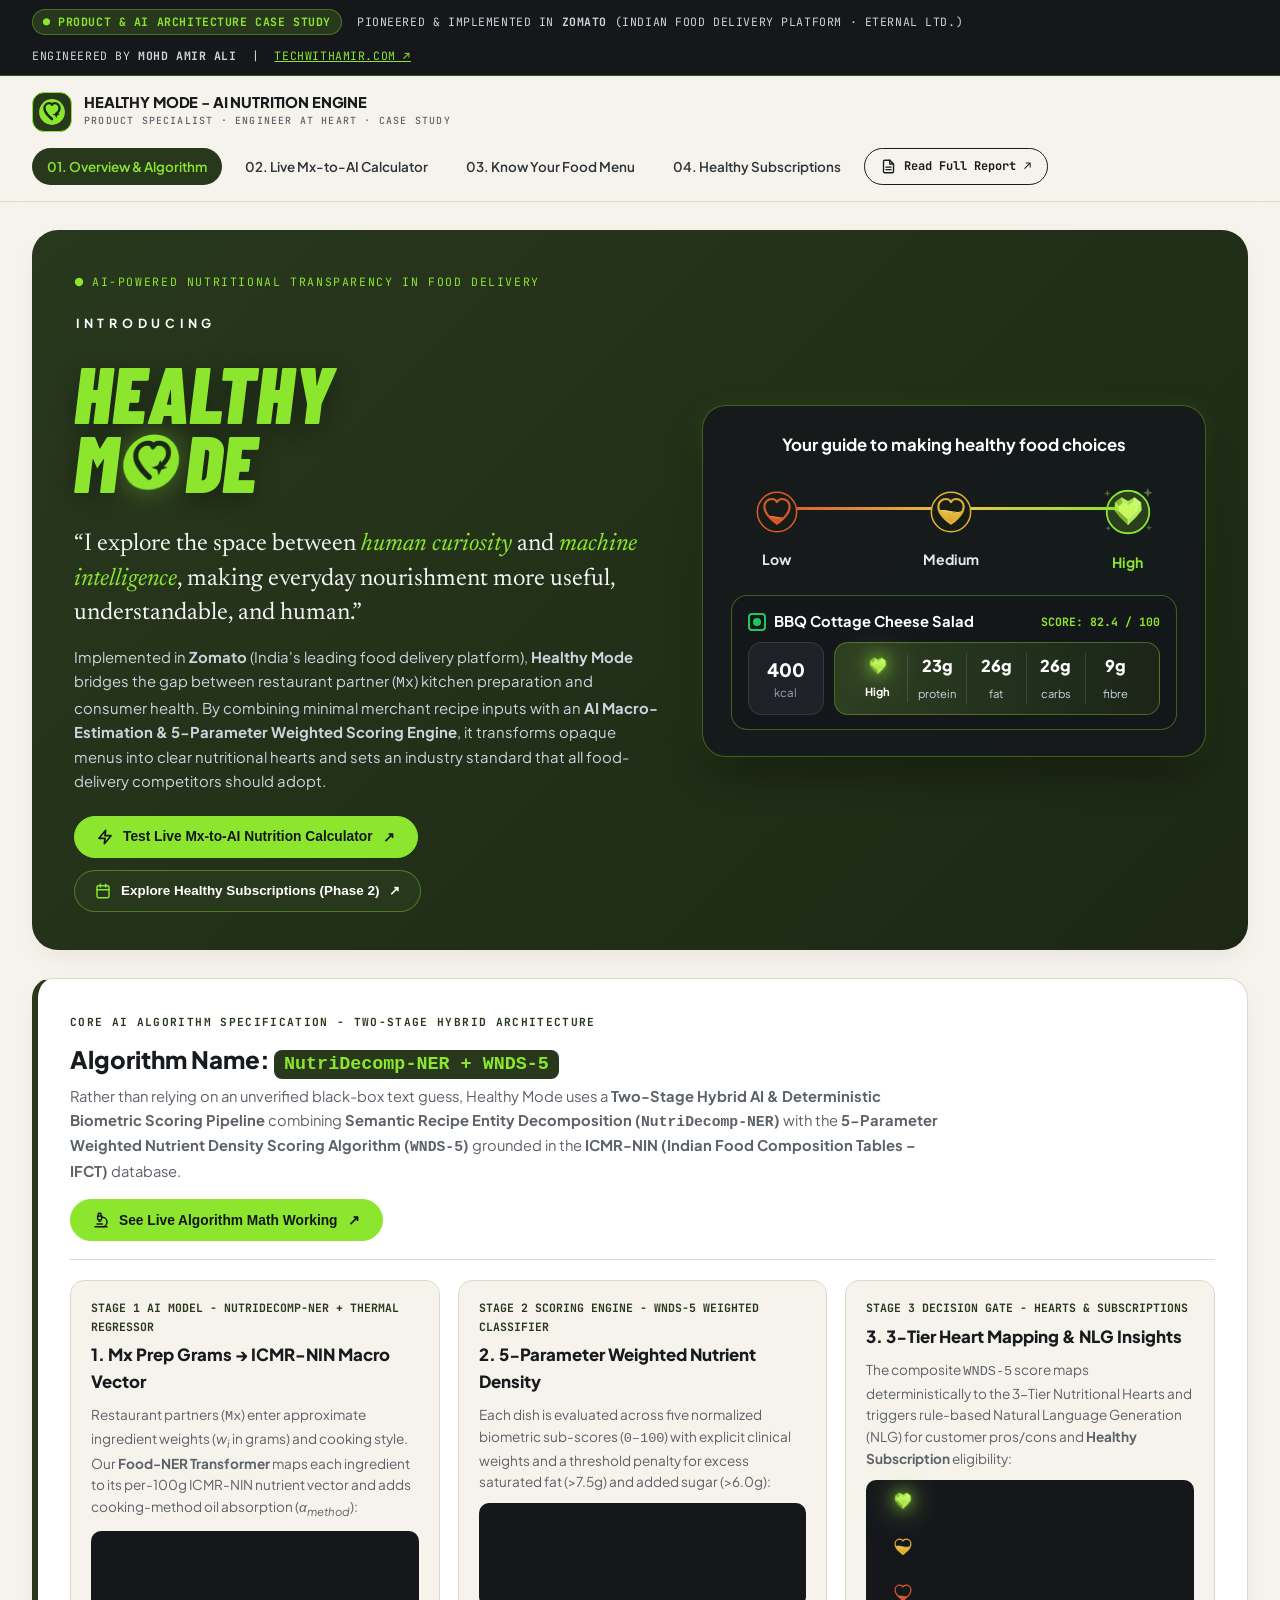
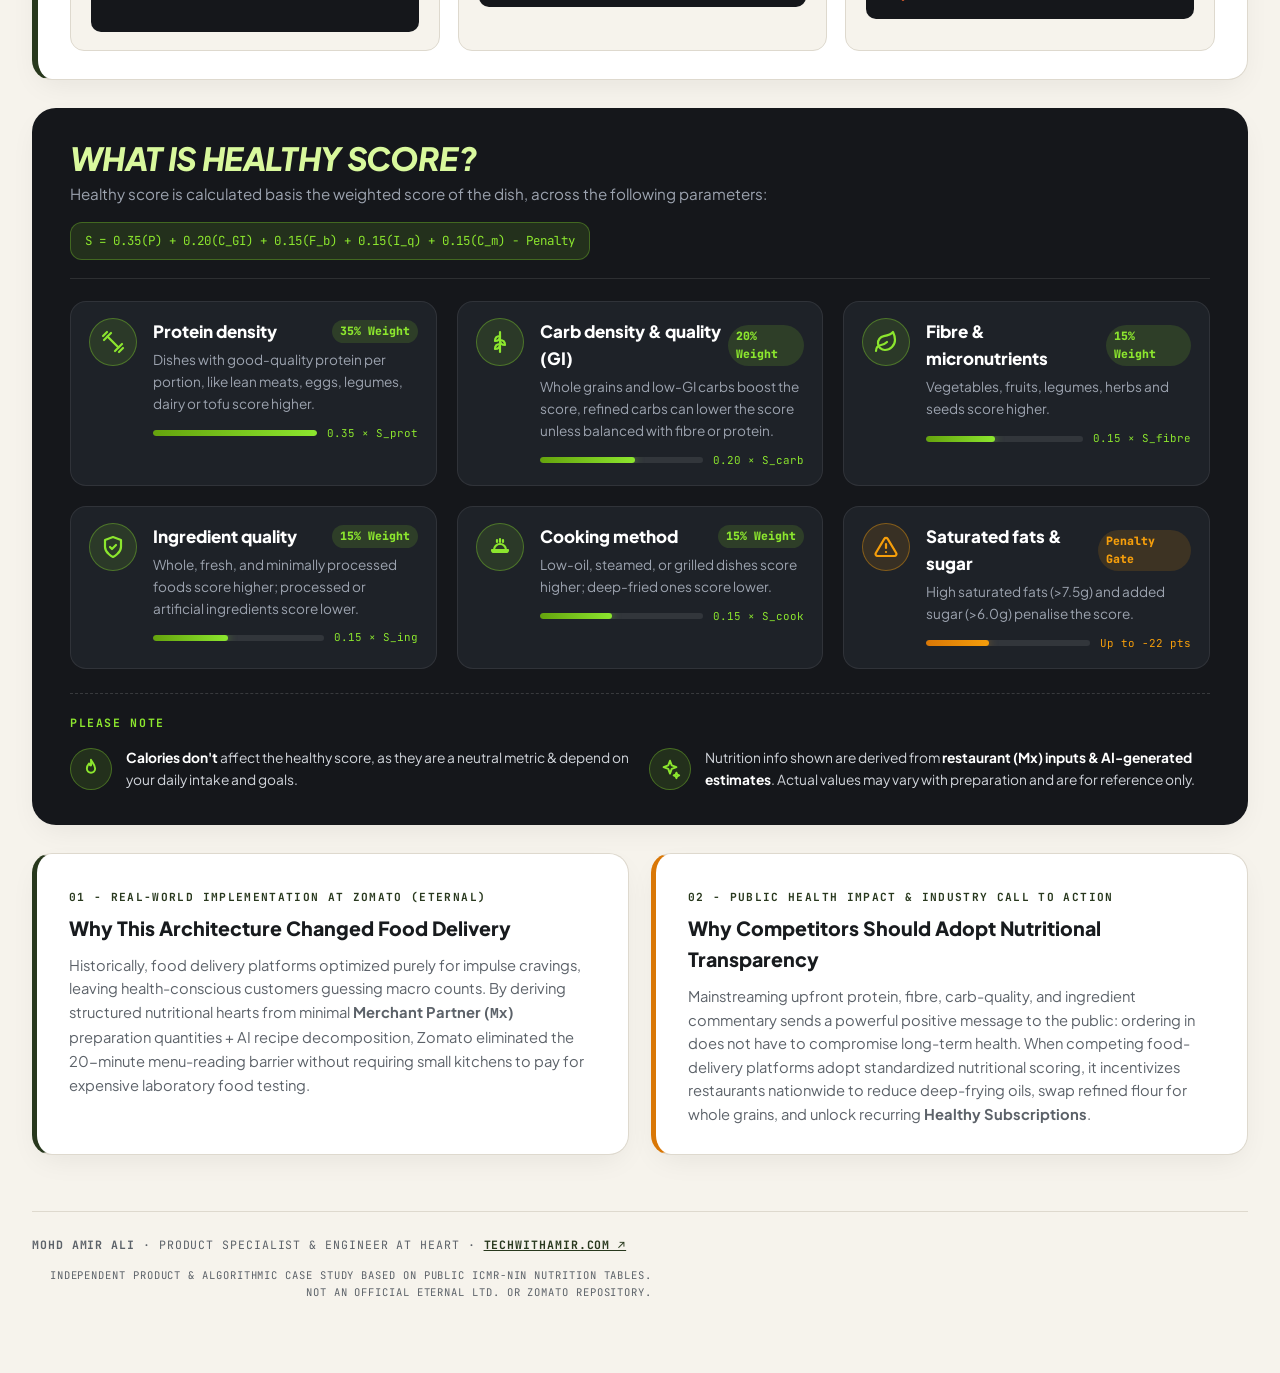
<file: index.html>
<!DOCTYPE html>
<html lang="en">
<head>
  <meta charset="utf-8" />
  <meta name="viewport" content="width=device-width, initial-scale=1.0" />
  <title>HEALTHY MODE - AI Nutritional Scoring &amp; Subscription Engine · Case Study by Mohd Amir Ali</title>
  <link rel="icon" type="image/svg+xml" href="data:image/svg+xml,%3Csvg xmlns='http://www.w3.org/2000/svg' viewBox='0 0 100 100'%3E%3Ccircle cx='50' cy='50' r='46' fill='%238CE62E'/%3E%3Cpath d='M50 76 C50 76 22 57 22 37 C22 25 31 18 41 18 C46 18 49 21 50 25 C51 21 54 18 59 18 C69 18 78 25 78 37 C78 44 74 50 69 56' fill='none' stroke='%23182813' stroke-width='8.5' stroke-linecap='round' stroke-linejoin='round'/%3E%3Cpath d='M50 76 C45 72 34 63 27 52' fill='none' stroke='%23182813' stroke-width='8.5' stroke-linecap='round'/%3E%3Cpath d='M65 46 L68 56 L78 59 L68 62 L65 72 L62 62 L52 59 L62 56 Z' fill='%23182813'/%3E%3C/svg%3E" />
  <style>
@import url('https://fonts.googleapis.com/css2?family=Barlow+Condensed:ital,wght@1,800;1,900&family=Plus+Jakarta+Sans:ital,wght@0,400;0,500;0,600;0,700;0,800;1,700;1,800&family=Newsreader:ital,opsz,wght@0,6..72,400;0,6..72,500;0,6..72,600;1,6..72,400;1,6..72,500&family=JetBrains+Mono:wght@400;500;600;700&display=swap');

:root {
  /* Botanical Healthy Mode + Editorial Portfolio Palette */
  --bg-cream: #F6F3EC;           /* Warm Editorial Cream (techwithamir.com alignment) */
  --bg-surface: #FFFFFF;         /* Crisp White Card Surface */
  --bg-elevated: #EAE5D9;        /* Soft Sandstone Pill Surface */
  --forest-hero: #28381D;        /* Deep Botanical Olive Green (from Healthy Mode screenshots) */
  --forest-card: #324624;        /* Elevated Olive Green Container */
  --obsidian-card: #15171B;      /* Deep Charcoal Card (from Nutritional Info modal) */
  --obsidian-inner: #1E2228;     /* Inner Dark Pill Box */
  --lime-neon: #8CE62E;          /* Signature Healthy Mode Electric Lime Green */
  --lime-soft: rgba(140, 230, 46, 0.15);
  --amber-warn: #F59E0B;         /* 'To Consider' Amber Warning & Medium Heart */
  --red-low: #E0533C;            /* 'Low' Heart Orange-Red */
  --ink-dark: #181B1E;
  --ink-soft: #2E343B;
  --slate-muted: #5C6269;
  --border-hairline: #DED9CE;
  --border-strong: #C6C0B2;
  --radius-card: 20px;
  --radius-pill: 999px;
  --shadow-soft: 0 10px 30px -8px rgba(24, 27, 30, 0.08);
  --font-sans: 'Plus Jakarta Sans', -apple-system, BlinkMacSystemFont, 'Segoe UI', Roboto, sans-serif;
  --font-serif: 'Newsreader', 'Georgia', serif;
  --font-mono: 'JetBrains Mono', 'SFMono-Regular', Menlo, monospace;
}

* {
  box-sizing: border-box;
  margin: 0;
  padding: 0;
}

html, body {
  background-color: var(--bg-cream);
  color: var(--ink-dark);
  font-family: var(--font-sans);
  -webkit-font-smoothing: antialiased;
  line-height: 1.6;
  min-height: 100vh;
}

a {
  color: inherit;
  text-decoration: none;
  transition: all 0.2s ease;
}

/* ==========================================================================
   CUSTOM SELECT DROPDOWNS & RANGE SLIDERS (Fixes native browser arrow & focus)
   ========================================================================== */
.hm-select-dark {
  -webkit-appearance: none;
  -moz-appearance: none;
  appearance: none;
  padding: 12px 48px 12px 18px;
  border-radius: 12px;
  background-color: #14171A;
  color: var(--lime-neon);
  border: 1.5px solid rgba(140, 230, 46, 0.65);
  font-family: var(--font-sans);
  font-weight: 700;
  font-size: 0.92rem;
  line-height: 1.3;
  cursor: pointer;
  background-image: url("data:image/svg+xml,%3Csvg xmlns='http://www.w3.org/2000/svg' width='18' height='18' viewBox='0 0 24 24' fill='none' stroke='%238CE62E' stroke-width='2.6' stroke-linecap='round' stroke-linejoin='round'%3E%3Cpolyline points='6 9 12 15 18 9'%3E%3C/polyline%3E%3C/svg%3E");
  background-repeat: no-repeat;
  background-position: right 16px center;
  background-size: 17px 17px;
  transition: border-color 0.2s ease, box-shadow 0.2s ease, background-color 0.2s ease;
}

.hm-select-dark:hover {
  border-color: var(--lime-neon);
  background-color: #1A1E23;
}

.hm-select-dark:focus {
  outline: none;
  border-color: var(--lime-neon);
  box-shadow: 0 0 0 3px rgba(140, 230, 46, 0.28);
}

.hm-select-light {
  -webkit-appearance: none;
  -moz-appearance: none;
  appearance: none;
  width: 100%;
  padding: 12px 48px 12px 16px;
  border-radius: 12px;
  background-color: var(--bg-cream);
  color: var(--ink-dark);
  border: 1.5px solid var(--border-strong);
  font-family: var(--font-sans);
  font-weight: 700;
  font-size: 0.92rem;
  line-height: 1.3;
  cursor: pointer;
  background-image: url("data:image/svg+xml,%3Csvg xmlns='http://www.w3.org/2000/svg' width='18' height='18' viewBox='0 0 24 24' fill='none' stroke='%2328381D' stroke-width='2.6' stroke-linecap='round' stroke-linejoin='round'%3E%3Cpolyline points='6 9 12 15 18 9'%3E%3C/polyline%3E%3C/svg%3E");
  background-repeat: no-repeat;
  background-position: right 16px center;
  background-size: 17px 17px;
  transition: border-color 0.2s ease, box-shadow 0.2s ease;
}

.hm-select-light:hover {
  border-color: var(--forest-hero);
}

.hm-select-light:focus {
  outline: none;
  border-color: var(--forest-hero);
  box-shadow: 0 0 0 3px rgba(40, 56, 29, 0.16);
}

input[type="range"].hm-range {
  -webkit-appearance: none;
  appearance: none;
  width: 100%;
  height: 7px;
  background: #D8D2C5;
  border-radius: 999px;
  outline: none;
  cursor: pointer;
}

input[type="range"].hm-range::-webkit-slider-thumb {
  -webkit-appearance: none;
  appearance: none;
  width: 20px;
  height: 20px;
  border-radius: 50%;
  background: var(--forest-hero);
  border: 2.5px solid var(--lime-neon);
  box-shadow: 0 2px 6px rgba(0,0,0,0.22);
  cursor: pointer;
  transition: transform 0.15s ease;
}

input[type="range"].hm-range::-webkit-slider-thumb:hover {
  transform: scale(1.12);
}

/* ==========================================================================
   TOP INDUSTRY CONTEXT BAR
   ========================================================================== */
.context-top-bar {
  background-color: var(--obsidian-card);
  color: #D1D5DB;
  font-family: var(--font-mono);
  font-size: 0.72rem;
  letter-spacing: 0.05em;
  padding: 9px 32px;
  border-bottom: 1px solid rgba(140, 230, 46, 0.28);
}

.context-top-inner {
  max-width: 1340px;
  margin: 0 auto;
  display: flex;
  align-items: center;
  justify-content: space-between;
  flex-wrap: wrap;
  gap: 12px;
}

.lime-pill-badge {
  display: inline-flex;
  align-items: center;
  gap: 7px;
  background-color: rgba(140, 230, 46, 0.16);
  color: var(--lime-neon);
  padding: 3px 10px;
  border-radius: var(--radius-pill);
  border: 1px solid rgba(140, 230, 46, 0.35);
  font-weight: 700;
}

/* ==========================================================================
   HEADER NAVIGATION
   ========================================================================== */
.site-header {
  background-color: rgba(246, 243, 236, 0.92);
  backdrop-filter: blur(12px);
  border-bottom: 1px solid var(--border-hairline);
  position: sticky;
  top: 0;
  z-index: 100;
}

.header-inner {
  max-width: 1340px;
  margin: 0 auto;
  padding: 16px 32px;
  display: flex;
  align-items: center;
  justify-content: space-between;
  flex-wrap: wrap;
  gap: 16px;
}

.brand-lockup {
  display: flex;
  align-items: center;
  gap: 12px;
  cursor: pointer;
}

.brand-heart-badge {
  width: 40px;
  height: 40px;
  border-radius: 12px;
  background-color: var(--forest-hero);
  border: 1.5px solid var(--lime-neon);
  display: flex;
  align-items: center;
  justify-content: center;
  flex-shrink: 0;
}

.brand-text {
  display: flex;
  flex-direction: column;
}

.brand-name {
  font-size: 0.92rem;
  font-weight: 800;
  letter-spacing: -0.01em;
  color: var(--ink-dark);
  line-height: 1.15;
}

.brand-tagline {
  font-family: var(--font-mono);
  font-size: 0.62rem;
  font-weight: 500;
  letter-spacing: 0.12em;
  text-transform: uppercase;
  color: var(--slate-muted);
  margin-top: 2px;
}

.site-nav {
  display: flex;
  align-items: center;
  gap: 8px;
  flex-wrap: wrap;
}

.nav-link {
  font-size: 0.84rem;
  font-weight: 600;
  color: var(--ink-soft);
  padding: 8px 15px;
  border-radius: var(--radius-pill);
  cursor: pointer;
}

.nav-link:hover {
  background-color: var(--bg-elevated);
}

.nav-link.active {
  background-color: var(--forest-hero);
  color: var(--lime-neon);
}

.nav-cta {
  display: inline-flex;
  align-items: center;
  gap: 8px;
  padding: 8px 16px;
  border-radius: var(--radius-pill);
  border: 1px solid var(--ink-dark);
  font-family: var(--font-mono);
  font-size: 0.75rem;
  font-weight: 700;
  color: var(--ink-dark);
  background: transparent;
  cursor: pointer;
}

.nav-cta:hover {
  background-color: var(--ink-dark);
  color: var(--bg-cream);
}

/* ==========================================================================
   MAIN CONTAINER & HEALTHY MODE HERO BANNER (Matches IMG_2734.PNG)
   ========================================================================== */
.page-container {
  max-width: 1340px;
  margin: 0 auto;
  padding: 28px 32px 80px;
}

.healthy-hero-banner {
  background: linear-gradient(135deg, #28381D 0%, #1C2814 100%);
  border-radius: 26px;
  padding: 38px 42px;
  color: #FFFFFF;
  margin-bottom: 28px;
  box-shadow: var(--shadow-soft);
  display: grid;
  grid-template-columns: 1.08fr 0.92fr;
  gap: 36px;
  align-items: center;
}

@media (max-width: 980px) {
  .healthy-hero-banner {
    grid-template-columns: 1fr;
    padding: 28px 24px;
  }
}

.hm-hero-brand-lockup {
  display: inline-flex;
  align-items: center;
  gap: 20px;
  margin-bottom: 18px;
  position: relative;
}

/* Iconic Zomato Healthy Mode 'ON' Vertical Toggle Pill (from Reference Image) */
.hm-on-pill-toggle {
  width: 62px;
  height: 118px;
  border-radius: 999px;
  background: linear-gradient(180deg, #162614 0%, #0F1B0E 100%);
  border: 2.5px solid var(--lime-neon);
  box-shadow: 0 0 24px rgba(140, 230, 46, 0.28), inset 0 0 14px rgba(140, 230, 46, 0.14);
  display: flex;
  flex-direction: column;
  align-items: center;
  justify-content: space-between;
  padding: 13px 6px 7px;
  flex-shrink: 0;
  transition: transform 0.28s cubic-bezier(0.22, 1, 0.36, 1), box-shadow 0.28s ease;
}

.hm-on-pill-toggle:hover {
  transform: translateY(-4px) scale(1.04);
  box-shadow: 0 0 34px rgba(140, 230, 46, 0.55), inset 0 0 18px rgba(140, 230, 46, 0.24);
}

.hm-on-pill-text {
  font-family: var(--font-sans);
  font-size: 1.05rem;
  font-weight: 800;
  letter-spacing: 0.04em;
  color: var(--lime-neon);
  line-height: 1;
}

.hm-on-pill-knob {
  width: 44px;
  height: 44px;
  border-radius: 50%;
  background: var(--lime-neon);
  display: flex;
  align-items: center;
  justify-content: center;
  box-shadow: 0 0 16px rgba(140, 230, 46, 0.65);
}

.hm-introducing-kicker {
  font-family: var(--font-sans);
  font-size: 0.78rem;
  font-weight: 700;
  letter-spacing: 0.38em;
  text-transform: uppercase;
  color: #FFFFFF;
  margin-bottom: 4px;
  padding-left: 2px;
}

.hm-display-logo {
  font-family: 'Barlow Condensed', var(--font-sans);
  font-style: italic;
  font-weight: 900;
  font-size: clamp(3.3rem, 6.2vw, 5.15rem);
  line-height: 0.88;
  letter-spacing: 0.01em;
  color: var(--lime-neon);
  text-transform: uppercase;
  display: inline-block;
  text-shadow: 0 6px 24px rgba(0, 0, 0, 0.32);
}

.hm-mode-line {
  display: inline-flex;
  align-items: center;
  gap: 0.015em;
}

/* Precision Vector 'O' Badge with Outlined Heart + 4-Point Plus/Star Sparkle */
.hm-o-svg {
  width: 0.76em;
  height: 0.76em;
  display: inline-block;
  vertical-align: middle;
  margin: 0 0.025em 0 0.015em;
  transform: skewX(-7deg);
  flex-shrink: 0;
  filter: drop-shadow(0 0 14px rgba(140, 230, 46, 0.35));
  transition: transform 0.28s ease, filter 0.28s ease;
}

.hm-display-logo:hover .hm-o-svg {
  transform: skewX(-7deg) scale(1.08);
  filter: drop-shadow(0 0 22px rgba(140, 230, 46, 0.75));
}

.hm-hero-lead {
  font-family: var(--font-serif);
  font-size: clamp(1.25rem, 1.9vw, 1.55rem);
  line-height: 1.42;
  color: #F3F4F6;
  margin-bottom: 14px;
}

.hm-hero-lead em {
  color: var(--lime-neon);
  font-style: italic;
}

.hm-hero-sub {
  font-size: 0.93rem;
  color: #CBD5E1;
  line-height: 1.65;
  margin-bottom: 22px;
}

/* Floating Levitation & Interactive Hover for "Your guide to making healthy food choices" + BBQ Salad Box */
@keyframes guideCardFloat {
  0%, 100% {
    transform: translateY(0px);
  }
  50% {
    transform: translateY(-6px);
  }
}

@keyframes sparklePulse {
  0%, 100% {
    transform: scale(0.85) rotate(0deg);
    opacity: 0.55;
  }
  50% {
    transform: scale(1.28) rotate(15deg);
    opacity: 1;
  }
}

.heart-scale-card {
  background-color: rgba(20, 23, 27, 0.82);
  backdrop-filter: blur(12px);
  border: 1.5px solid rgba(140, 230, 46, 0.34);
  border-radius: 24px;
  padding: 26px 28px;
  box-shadow: 0 20px 44px -10px rgba(0, 0, 0, 0.48), 0 0 24px rgba(140, 230, 46, 0.1);
  animation: guideCardFloat 5.2s ease-in-out infinite;
  transition: transform 0.34s cubic-bezier(0.22, 1, 0.36, 1), box-shadow 0.34s ease, border-color 0.34s ease;
}

.heart-scale-card:hover {
  animation-play-state: paused;
  transform: translateY(-10px) scale(1.018);
  border-color: rgba(140, 230, 46, 0.85);
  box-shadow: 0 32px 64px -12px rgba(0, 0, 0, 0.72), 0 0 36px rgba(140, 230, 46, 0.34);
}

.hero-sample-dish-box {
  background: #14171A;
  border-radius: 16px;
  padding: 14px 16px;
  border: 1.5px solid rgba(140, 230, 46, 0.35);
  transition: transform 0.28s cubic-bezier(0.22, 1, 0.36, 1), box-shadow 0.28s ease, border-color 0.28s ease;
}

.hero-sample-dish-box:hover {
  transform: translateY(-4px) scale(1.012);
  border-color: var(--lime-neon);
  box-shadow: 0 16px 34px rgba(0, 0, 0, 0.55), 0 0 22px rgba(140, 230, 46, 0.28);
}

.heart-scale-title {
  text-align: center;
  font-size: 1.05rem;
  font-weight: 700;
  color: #FFFFFF;
  margin-bottom: 22px;
}

.heart-track-row {
  position: relative;
  display: flex;
  align-items: center;
  justify-content: space-between;
  padding: 0 18px;
  margin-bottom: 22px;
}

.heart-track-line {
  position: absolute;
  left: 52px;
  right: 52px;
  top: 26px;
  height: 3.5px;
  background: linear-gradient(90deg, #D95B2B 0%, #ECC347 50%, #8CE62E 100%);
  z-index: 1;
  border-radius: 99px;
}

.heart-node {
  position: relative;
  z-index: 2;
  display: flex;
  flex-direction: column;
  align-items: center;
  gap: 8px;
  cursor: pointer;
  transition: transform 0.25s cubic-bezier(0.22, 1, 0.36, 1), filter 0.25s ease;
}

.heart-node:hover {
  transform: translateY(-4px) scale(1.1);
}

/* High Green Heart Node: Sparkling Neon Lime Highlight on Hover */
.heart-node-high .neon-sparkle-group {
  opacity: 0.35;
  transition: opacity 0.25s ease, transform 0.25s ease;
  transform-origin: center;
}

.heart-node-high:hover {
  transform: translateY(-5px) scale(1.18);
  filter: drop-shadow(0 0 14px rgba(140, 230, 46, 0.95)) drop-shadow(0 0 28px rgba(190, 242, 100, 0.75));
}

.heart-node-high:hover .neon-sparkle-group {
  opacity: 1;
  animation: sparklePulse 0.9s ease-in-out infinite;
}

.heart-node-label {
  font-size: 0.88rem;
  font-weight: 700;
  color: #E5E7EB;
}

.inline-heart-svg {
  display: inline-block;
  vertical-align: -0.18em;
  flex-shrink: 0;
}

/* Signature Dark Nutritional Info Pill (Matches IMG_2736.PNG & IMG_2737.PNG) */
.zomato-nutrition-card {
  background-color: var(--obsidian-card);
  color: #FFFFFF;
  border-radius: 22px;
  padding: 24px 26px;
  border: 1px solid rgba(255, 255, 255, 0.1);
  box-shadow: 0 18px 40px rgba(0, 0, 0, 0.32);
}

.dish-header-row {
  display: flex;
  align-items: center;
  gap: 10px;
  padding-bottom: 14px;
  border-bottom: 1px dashed rgba(255, 255, 255, 0.15);
  margin-bottom: 16px;
}

.veg-square {
  width: 18px;
  height: 18px;
  border: 2px solid #22C55E;
  border-radius: 4px;
  display: inline-flex;
  align-items: center;
  justify-content: center;
  flex-shrink: 0;
}

.veg-square::after {
  content: "";
  width: 8px;
  height: 8px;
  border-radius: 50%;
  background-color: #22C55E;
}

.nonveg-square {
  width: 18px;
  height: 18px;
  border: 2px solid #EF4444;
  border-radius: 4px;
  display: inline-flex;
  align-items: center;
  justify-content: center;
  flex-shrink: 0;
}

.nonveg-square::after {
  content: "";
  width: 8px;
  height: 8px;
  border-radius: 50%;
  background-color: #EF4444;
}

.macro-strip-container {
  display: flex;
  align-items: stretch;
  gap: 10px;
  margin-top: 10px;
  margin-bottom: 20px;
}

.kcal-neutral-box {
  background-color: var(--obsidian-inner);
  border: 1px solid rgba(255, 255, 255, 0.1);
  border-radius: 14px;
  padding: 10px 16px;
  display: flex;
  flex-direction: column;
  align-items: center;
  justify-content: center;
  min-width: 76px;
}

.kcal-neutral-box .num {
  font-size: 1.15rem;
  font-weight: 800;
  color: #FFFFFF;
}

.kcal-neutral-box .unit {
  font-size: 0.72rem;
  color: #9CA3AF;
}

.macros-green-pill {
  flex: 1;
  background: linear-gradient(90deg, rgba(50, 70, 36, 0.85) 0%, rgba(30, 42, 24, 0.75) 100%);
  border: 1px solid rgba(140, 230, 46, 0.35);
  border-radius: 14px;
  padding: 10px 14px;
  display: grid;
  grid-template-columns: repeat(5, 1fr);
  align-items: center;
  text-align: center;
}

.macro-col {
  border-right: 1px solid rgba(255, 255, 255, 0.12);
  padding: 0 4px;
}

.macro-col:last-child {
  border-right: none;
}

.macro-col .val {
  font-size: 1.02rem;
  font-weight: 800;
  color: #FFFFFF;
  display: block;
}

.macro-col .lbl {
  font-size: 0.7rem;
  color: #CBD5E1;
}

.commentary-heading {
  font-family: var(--font-mono);
  font-size: 0.7rem;
  font-weight: 700;
  letter-spacing: 0.14em;
  text-transform: uppercase;
  color: #9CA3AF;
  margin-bottom: 10px;
}

.commentary-item {
  display: flex;
  align-items: flex-start;
  gap: 10px;
  font-size: 0.88rem;
  margin-bottom: 8px;
  color: #D1D5DB;
}

/* ==========================================================================
   PARAMETER BREAKDOWN CARDS (Matches IMG_2734.PNG & IMG_2735.PNG)
   ========================================================================== */
.params-dark-section {
  background-color: var(--obsidian-card);
  color: #FFFFFF;
  border-radius: 24px;
  padding: 34px 38px;
  margin-bottom: 28px;
  box-shadow: var(--shadow-soft);
}

.params-grid {
  display: grid;
  grid-template-columns: repeat(auto-fit, minmax(340px, 1fr));
  gap: 20px;
  margin-top: 22px;
}

.param-row-card {
  display: flex;
  align-items: flex-start;
  gap: 16px;
  padding: 16px 18px;
  border-radius: 16px;
  background-color: var(--obsidian-inner);
  border: 1px solid rgba(255, 255, 255, 0.08);
  transition: border-color 0.2s ease, transform 0.2s ease;
}

.param-row-card:hover {
  border-color: var(--lime-neon);
  transform: translateY(-2px);
}

.param-circle-icon {
  width: 48px;
  height: 48px;
  border-radius: 50%;
  background-color: rgba(140, 230, 46, 0.12);
  border: 1px solid rgba(140, 230, 46, 0.35);
  display: flex;
  align-items: center;
  justify-content: center;
  color: var(--lime-neon);
  flex-shrink: 0;
}

/* ==========================================================================
   EDITORIAL CARDS, TABLES, SLIDERS, AND LIVE AI WORKING TRACE
   ========================================================================== */
.editorial-card {
  background-color: var(--bg-surface);
  border: 1px solid var(--border-hairline);
  border-radius: var(--radius-card);
  padding: 28px 32px;
  margin-bottom: 24px;
  box-shadow: var(--shadow-soft);
}

.eyebrow-label {
  display: inline-block;
  font-family: var(--font-mono);
  font-size: 0.7rem;
  font-weight: 700;
  letter-spacing: 0.12em;
  text-transform: uppercase;
  color: var(--forest-hero);
  margin-bottom: 6px;
}

.btn-primary-lime {
  display: inline-flex;
  align-items: center;
  gap: 10px;
  padding: 12px 22px;
  border-radius: 999px;
  background-color: var(--lime-neon);
  color: #14171A;
  font-weight: 800;
  font-size: 0.86rem;
  border: 1px solid var(--lime-neon);
  cursor: pointer;
}

.btn-primary-lime:hover {
  background-color: #9BEF38;
  transform: translateY(-1px);
}

.btn-secondary-dark {
  display: inline-flex;
  align-items: center;
  gap: 10px;
  padding: 12px 20px;
  border-radius: 999px;
  background-color: var(--forest-hero);
  color: #FFFFFF;
  font-weight: 700;
  font-size: 0.84rem;
  border: 1px solid rgba(140, 230, 46, 0.4);
  cursor: pointer;
}

.btn-secondary-dark:hover {
  background-color: var(--obsidian-card);
  border-color: var(--lime-neon);
}

.ing-slider-row {
  padding: 12px 14px;
  background-color: var(--bg-cream);
  border: 1px solid var(--border-hairline);
  border-radius: 14px;
  margin-bottom: 10px;
  transition: border-color 0.2s ease;
}

.ing-slider-row:hover {
  border-color: var(--forest-hero);
}

.ing-slider-top {
  display: grid;
  grid-template-columns: 1.35fr 1.45fr 68px;
  align-items: center;
  gap: 12px;
}

.ing-live-math-strip {
  margin-top: 8px;
  padding-top: 7px;
  border-top: 1px dashed var(--border-strong);
  font-family: var(--font-mono);
  font-size: 0.72rem;
  color: var(--ink-soft);
  display: flex;
  justify-content: space-between;
  flex-wrap: wrap;
  gap: 6px;
}

.algo-working-box {
  margin-top: 18px;
  background-color: var(--obsidian-card);
  color: #F3F4F6;
  border-radius: 16px;
  padding: 18px 20px;
  border: 1px solid rgba(140, 230, 46, 0.35);
}

.algo-step-row {
  background-color: var(--obsidian-inner);
  border: 1px solid rgba(255, 255, 255, 0.08);
  border-radius: 12px;
  padding: 11px 14px;
  margin-bottom: 8px;
}

.algo-step-row:last-child {
  margin-bottom: 0;
}

.editorial-table {
  width: 100%;
  border-collapse: collapse;
  border-radius: 14px;
  overflow: hidden;
  border: 1px solid var(--border-hairline);
}

.editorial-table th {
  text-align: left;
  padding: 12px 16px;
  font-family: var(--font-mono);
  font-size: 0.7rem;
  font-weight: 700;
  text-transform: uppercase;
  letter-spacing: 0.1em;
  background-color: var(--bg-elevated);
  color: var(--ink-soft);
  border-bottom: 1px solid var(--border-hairline);
}

.editorial-table td {
  padding: 12px 16px;
  border-bottom: 1px solid var(--border-hairline);
  font-size: 0.88rem;
}

.mono-cell {
  font-family: var(--font-mono);
  font-size: 0.8rem;
}

.site-footer {
  border-top: 1px solid var(--border-hairline);
  margin-top: 56px;
  padding-top: 24px;
  display: flex;
  justify-content: space-between;
  font-family: var(--font-mono);
  font-size: 0.72rem;
  letter-spacing: 0.08em;
  text-transform: uppercase;
  color: var(--slate-muted);
  flex-wrap: wrap;
  gap: 12px;
}


    .tab-section { display: none; }
    .tab-section.active { display: block; }
    .sub-day-card {
      background-color: var(--bg-surface);
      border: 1px solid var(--border-hairline);
      border-radius: 16px;
      padding: 18px 20px;
      transition: border-color 0.2s ease, transform 0.2s ease;
    }
    .sub-day-card:hover {
      border-color: var(--forest-hero);
      transform: translateY(-2px);
    }
  
/* ==========================================================================
   ENHANCED HOVER, FLOATING, CURSOR TOOLTIP, MODALS & WORD-BY-WORD TRANSITIONS
   ========================================================================== */
.hm-hero-brand-lockup {
  display: inline-flex;
  flex-direction: column;
  align-items: flex-start;
  margin-bottom: 18px;
  position: relative;
  padding: 10px 18px 12px 0;
  border-radius: 20px;
  transition: all 0.32s cubic-bezier(0.22, 1, 0.36, 1);
}

.hm-hero-brand-lockup::before {
  content: "";
  position: absolute;
  inset: -12px -24px -12px -16px;
  background: radial-gradient(ellipse at center, rgba(140, 230, 46, 0.22) 0%, rgba(140, 230, 46, 0.06) 52%, transparent 75%);
  opacity: 0;
  transition: opacity 0.34s ease, transform 0.34s ease;
  pointer-events: none;
  z-index: 0;
  border-radius: 28px;
}

.hm-hero-brand-lockup:hover::before {
  opacity: 1;
  transform: scale(1.03);
}

.hm-hero-brand-lockup > * {
  position: relative;
  z-index: 1;
}

.hm-hero-brand-lockup:hover .hm-display-logo {
  color: #A8F542;
  text-shadow: 0 0 16px rgba(140, 230, 46, 0.52), 0 0 34px rgba(140, 230, 46, 0.24);
  transform: translateY(-2px);
}

.hm-hero-brand-lockup:hover .hm-o-svg {
  transform: skewX(-7deg) scale(1.07);
  filter: drop-shadow(0 0 18px rgba(140, 230, 46, 0.72));
}

.hm-hero-brand-lockup:hover .hm-introducing-kicker {
  color: #E6FFAD;
  text-shadow: 0 0 12px rgba(140, 230, 46, 0.45);
}

/* Faster, Noticeably Smooth Floating Levitation for Guide Card */
@keyframes guideCardFloat {
  0%, 100% {
    transform: translateY(0px);
  }
  50% {
    transform: translateY(-13px);
  }
}

.heart-scale-card {
  animation: guideCardFloat 2.2s ease-in-out infinite !important;
}

.heart-scale-card:hover {
  animation-play-state: paused !important;
  transform: translateY(-12px) scale(1.018) !important;
}

/* Per-Heart Color Neon Highlights (Red/Orange for Low, Amber for Medium, Intense Sparkle Lime for High) */
.heart-node svg {
  overflow: visible !important;
}

.heart-node-low:hover {
  transform: translateY(-5px) scale(1.13);
  filter: drop-shadow(0 0 12px rgba(226, 99, 52, 0.85)) drop-shadow(0 0 22px rgba(217, 91, 43, 0.55));
}

.heart-node-medium:hover {
  transform: translateY(-5px) scale(1.13);
  filter: drop-shadow(0 0 12px rgba(236, 195, 71, 0.88)) drop-shadow(0 0 22px rgba(223, 177, 52, 0.55));
}

.heart-node-high:hover {
  transform: translateY(-6px) scale(1.22) !important;
  filter: drop-shadow(0 0 18px rgba(140, 230, 46, 1)) drop-shadow(0 0 36px rgba(190, 242, 100, 0.92)) drop-shadow(0 0 54px rgba(140, 230, 46, 0.65)) !important;
}

.high-neon-heart {
  filter: drop-shadow(0 0 8px rgba(140, 230, 46, 0.85)) drop-shadow(0 0 16px rgba(190, 242, 100, 0.55));
}

/* Modern Cursor-Following Floating Text Label (Pure Typography, No Clunky Box) */
#cursor-heart-tooltip {
  position: fixed;
  top: 0;
  left: 0;
  pointer-events: none;
  z-index: 9999;
  opacity: 0;
  transform: translate(-50%, -140%) scale(0.94);
  transition: opacity 0.16s ease, transform 0.16s ease;
  font-family: var(--font-sans);
  font-size: 0.78rem;
  font-weight: 800;
  letter-spacing: 0.03em;
  white-space: nowrap;
  text-shadow: 0 2px 10px rgba(0, 0, 0, 0.95), 0 0 16px rgba(0, 0, 0, 0.85);
}

#cursor-heart-tooltip.visible {
  opacity: 1;
  transform: translate(-50%, -155%) scale(1);
}

/* Word-by-Word Scroll Reveal Transition for Stage Code Snippets */
.scroll-code-block .code-word-token {
  display: inline-block;
  opacity: 0;
  transform: translateY(8px);
  filter: blur(3px);
  transition: opacity 0.38s cubic-bezier(0.22, 1, 0.36, 1), transform 0.38s cubic-bezier(0.22, 1, 0.36, 1), filter 0.38s ease;
}

.scroll-code-block.revealed .code-word-token {
  opacity: 1;
  transform: translateY(0);
  filter: blur(0);
}

/* Interactive 5-Parameter Weight Bar inside "What is Healthy Score?" */
.param-weight-bar-wrap {
  margin-top: 10px;
  display: flex;
  align-items: center;
  gap: 10px;
}

.param-weight-track {
  flex: 1;
  height: 6px;
  background: rgba(255, 255, 255, 0.09);
  border-radius: 999px;
  overflow: hidden;
}

.param-weight-fill {
  height: 100%;
  border-radius: 999px;
  background: linear-gradient(90deg, #65A30D 0%, #8CE62E 100%);
  box-shadow: 0 0 10px rgba(140, 230, 46, 0.55);
  transition: width 0.7s cubic-bezier(0.22, 1, 0.36, 1);
}

.param-row-card:hover .param-weight-fill {
  filter: brightness(1.22);
  box-shadow: 0 0 16px rgba(140, 230, 46, 0.9);
}

/* Live 5-Parameter Sub-Score Progress Bars on Customer Card (Tab 2) */
.live-subscore-bars-box {
  background: var(--obsidian-inner);
  border: 1px solid rgba(255, 255, 255, 0.09);
  border-radius: 16px;
  padding: 14px 16px;
  margin-bottom: 16px;
}

.subscore-bar-row {
  margin-bottom: 9px;
}

.subscore-bar-row:last-child {
  margin-bottom: 0;
}

.subscore-bar-top {
  display: flex;
  justify-content: space-between;
  font-family: var(--font-mono);
  font-size: 0.69rem;
  color: #D1D5DB;
  margin-bottom: 4px;
}

.subscore-bar-track {
  width: 100%;
  height: 7px;
  background: rgba(255, 255, 255, 0.08);
  border-radius: 999px;
  overflow: hidden;
}

.subscore-bar-fill {
  height: 100%;
  border-radius: 999px;
  transition: width 0.42s cubic-bezier(0.22, 1, 0.36, 1), background-color 0.3s ease;
}

/* Smart AI Kitchen Swap Button & Hover Explanation Tooltip */
.kitchen-swap-wrap {
  position: relative;
  margin-top: 12px;
}

.btn-kitchen-swap {
  width: 100%;
  display: flex;
  align-items: center;
  justify-content: center;
  gap: 8px;
  padding: 10px 16px;
  border-radius: 12px;
  background: linear-gradient(135deg, rgba(140, 230, 46, 0.16) 0%, rgba(40, 56, 29, 0.85) 100%);
  border: 1.5px solid rgba(140, 230, 46, 0.55);
  color: var(--lime-neon);
  font-family: var(--font-sans);
  font-size: 0.8rem;
  font-weight: 800;
  cursor: pointer;
  transition: all 0.22s ease;
}

.btn-kitchen-swap:hover {
  background: var(--lime-neon);
  color: #14171A;
  box-shadow: 0 0 22px rgba(140, 230, 46, 0.45);
  transform: translateY(-1px);
}

.kitchen-swap-tooltip {
  position: absolute;
  bottom: calc(100% + 8px);
  left: 0;
  right: 0;
  background: #0F1419;
  border: 1px solid var(--lime-neon);
  color: #E5E7EB;
  padding: 9px 12px;
  border-radius: 10px;
  font-size: 0.74rem;
  line-height: 1.45;
  box-shadow: 0 12px 28px rgba(0, 0, 0, 0.65);
  opacity: 0;
  pointer-events: none;
  transform: translateY(6px);
  transition: opacity 0.2s ease, transform 0.2s ease;
  z-index: 30;
}

.kitchen-swap-wrap:hover .kitchen-swap-tooltip {
  opacity: 1;
  transform: translateY(0);
}

/* Menu Explorer Card Flex Alignment & Hover */
.explorer-card-flex {
  display: flex;
  flex-direction: column;
  justify-content: space-between;
  height: 100%;
  cursor: pointer;
  transition: transform 0.24s cubic-bezier(0.22, 1, 0.36, 1), border-color 0.24s ease, box-shadow 0.24s ease;
}

.explorer-card-flex:hover {
  transform: translateY(-4px);
  border-color: rgba(140, 230, 46, 0.55);
  box-shadow: 0 22px 44px rgba(0, 0, 0, 0.45), 0 0 20px rgba(140, 230, 46, 0.14);
}

/* Popup Modals (Dish Detail Modal & 5s Auto-Closing Subscription Modal) */
.hm-modal-backdrop {
  position: fixed;
  inset: 0;
  background: rgba(12, 15, 19, 0.78);
  backdrop-filter: blur(8px);
  z-index: 2000;
  display: none;
  align-items: center;
  justify-content: center;
  padding: 20px;
}

.hm-modal-backdrop.open {
  display: flex;
}

.hm-modal-box {
  background: #15181E;
  color: #FFFFFF;
  border: 1.5px solid rgba(140, 230, 46, 0.5);
  border-radius: 24px;
  max-width: 680px;
  width: 100%;
  max-height: 90vh;
  overflow-y: auto;
  padding: 28px 30px;
  box-shadow: 0 28px 70px rgba(0, 0, 0, 0.75), 0 0 36px rgba(140, 230, 46, 0.2);
  position: relative;
}

.sub-swap-btn {
  display: inline-flex;
  align-items: center;
  gap: 5px;
  background: var(--bg-surface);
  border: 1px solid var(--border-strong);
  color: var(--forest-hero);
  font-family: var(--font-mono);
  font-size: 0.66rem;
  font-weight: 700;
  padding: 3px 9px;
  border-radius: 999px;
  cursor: pointer;
  transition: all 0.18s ease;
}

.sub-swap-btn:hover {
  background: var(--forest-hero);
  color: var(--lime-neon);
  border-color: var(--forest-hero);
}

  </style>
</head>
<body>

  <!-- Top Industry Context & Portfolio Attribution Bar -->
  <div class="context-top-bar">
    <div class="context-top-inner">
      <div>
        <span class="lime-pill-badge">● PRODUCT &amp; AI ARCHITECTURE CASE STUDY</span>
        &nbsp;PIONEERED &amp; IMPLEMENTED IN <strong>ZOMATO</strong> (INDIAN FOOD DELIVERY PLATFORM · ETERNAL LTD.)
      </div>
      <div>
        ENGINEERED BY <strong>MOHD AMIR ALI</strong> &nbsp;|&nbsp;
        <a href="https://techwithamir.com" target="_blank" style="color: var(--lime-neon); text-decoration: underline;">TECHWITHAMIR.COM ↗</a>
      </div>
    </div>
  </div>

  <!-- Main Header -->
  <header class="site-header">
    <div class="header-inner">
      <a onclick="switchTab('overview')" class="brand-lockup">
        <div class="brand-heart-badge"><svg width="28" height="28" viewBox="0 0 100 100" fill="none"><circle cx="50" cy="50" r="46" fill="#8CE62E"/><path d="M50 75 C44 70 23 55 23 37 C23 25.5 31.5 18.5 41 18.5 C46 18.5 48.8 21 50 24.8 C51.2 21 54 18.5 59 18.5 C68.5 18.5 77 25.5 77 37 C77 43.2 73.8 49 69 54.2" fill="none" stroke="#182813" stroke-width="8.2" stroke-linecap="round" stroke-linejoin="round"/><path d="M50 75 C45 71 35 62 28 51" fill="none" stroke="#182813" stroke-width="8.2" stroke-linecap="round"/><path d="M65 46 L68.4 55.6 L78 59 L68.4 62.4 L65 72 L61.6 62.4 L52 59 L61.6 55.6 Z" fill="#182813"/></svg></div>
        <div class="brand-text">
          <span class="brand-name">HEALTHY MODE <span style="color: var(--forest-hero);">-</span> AI NUTRITION ENGINE</span>
          <span class="brand-tagline">Product Specialist · Engineer at Heart · Case Study</span>
        </div>
      </a>

      <nav class="site-nav">
        <a id="nav-overview" onclick="switchTab('overview')" class="nav-link active">01. Overview &amp; Algorithm</a>
        <a id="nav-calculator" onclick="switchTab('calculator')" class="nav-link">02. Live Mx-to-AI Calculator</a>
        <a id="nav-explorer" onclick="switchTab('explorer')" class="nav-link">03. Know Your Food Menu</a>
        <a id="nav-subscription" onclick="switchTab('subscription')" class="nav-link">04. Healthy Subscriptions</a>
        <a href="Product_Case_Study_Report.html" class="nav-cta">
          <svg width="15" height="15" viewBox="0 0 24 24" fill="none" stroke="currentColor" stroke-width="2.2" stroke-linecap="round" stroke-linejoin="round"><path d="M14 2H6a2 2 0 0 0-2 2v16a2 2 0 0 0 2 2h12a2 2 0 0 0 2-2V8z"/><polyline points="14 2 14 8 20 8"/><line x1="16" y1="13" x2="8" y2="13"/><line x1="16" y1="17" x2="8" y2="17"/></svg>
          <span>Read Full Report</span>
          <span>↗</span>
        </a>
      </nav>
    </div>
  </header>

  <main class="page-container">

    <!-- ================= TAB 1: OVERVIEW & HEALTHY SCORE ALGORITHM ================= -->
    <div id="tab-overview" class="tab-section active">

      <!-- Botanical Olive Hero Banner (Matches Reference Image & IMG_2734.PNG) -->
      <section class="healthy-hero-banner">
        <div>
          <div style="font-family: var(--font-mono); font-size: 0.72rem; letter-spacing: 0.14em; color: var(--lime-neon); margin-bottom: 12px; display: inline-flex; align-items: center; gap: 8px;">
            <svg width="10" height="10" viewBox="0 0 12 12"><circle cx="6" cy="6" r="5" fill="#8CE62E"/></svg>
            <span>AI-POWERED NUTRITIONAL TRANSPARENCY IN FOOD DELIVERY</span>
          </div>

                    <div class="hm-hero-brand-lockup" aria-label="INTRODUCING HEALTHY MODE">
            <div class="hm-introducing-kicker">INTRODUCING</div>
            <div class="hm-display-logo">
              HEALTHY<br/><span class="hm-mode-line">M<svg class="hm-o-svg" viewBox="0 0 100 100" role="img" aria-label="O with Heart and Plus"><circle cx="50" cy="50" r="46" fill="#8CE62E"/><path d="M50 75 C44 70 23 55 23 37 C23 25.5 31.5 18.5 41 18.5 C46 18.5 48.8 21 50 24.8 C51.2 21 54 18.5 59 18.5 C68.5 18.5 77 25.5 77 37 C77 43.2 73.8 49 69 54.2" fill="none" stroke="#182813" stroke-width="8.2" stroke-linecap="round" stroke-linejoin="round"/><path d="M50 75 C45 71 35 62 28 51" fill="none" stroke="#182813" stroke-width="8.2" stroke-linecap="round"/><path d="M65 46 L68.4 55.6 L78 59 L68.4 62.4 L65 72 L61.6 62.4 L52 59 L61.6 55.6 Z" fill="#182813"/></svg>DE</span>
            </div>
          </div>

          <p class="hm-hero-lead">
            “I explore the space between <em>human curiosity</em> and <em>machine intelligence</em>, making everyday nourishment more useful, understandable, and human.”
          </p>
          <p class="hm-hero-sub">
            Implemented in <strong>Zomato</strong> (India's leading food delivery platform), <strong>Healthy Mode</strong> bridges the gap between restaurant partner (<code>Mx</code>) kitchen preparation and consumer health. By combining minimal merchant recipe inputs with an <strong>AI Macro-Estimation &amp; 5-Parameter Weighted Scoring Engine</strong>, it transforms opaque menus into clear nutritional hearts and sets an industry standard that all food-delivery competitors should adopt.
          </p>
          <div style="display: flex; gap: 12px; flex-wrap: wrap;">
            <button type="button" onclick="switchTab('calculator')" class="btn-primary-lime">
              <svg width="16" height="16" viewBox="0 0 24 24" fill="none" stroke="currentColor" stroke-width="2.5" stroke-linecap="round" stroke-linejoin="round"><polygon points="13 2 3 14 12 14 11 22 21 10 12 10 13 2"/></svg>
              <span>Test Live Mx-to-AI Nutrition Calculator</span>
              <span>↗</span>
            </button>
            <button type="button" onclick="switchTab('subscription')" class="btn-secondary-dark">
              <svg width="16" height="16" viewBox="0 0 24 24" fill="none" stroke="#8CE62E" stroke-width="2.2" stroke-linecap="round" stroke-linejoin="round"><rect x="3" y="4" width="18" height="18" rx="2" ry="2"/><line x1="16" y1="2" x2="16" y2="6"/><line x1="8" y1="2" x2="8" y2="6"/><line x1="3" y1="10" x2="21" y2="10"/></svg>
              <span>Explore Healthy Subscriptions (Phase 2)</span>
              <span>↗</span>
            </button>
          </div>
        </div>

                <!-- Right: Floating 3-Heart Scale Card + Hover-Linked Dish Preview -->
        <div>
          <div class="heart-scale-card" style="margin-bottom: 18px;" onmouseleave="previewHeroHeartTier('High')">
            <div class="heart-scale-title">Your guide to making healthy food choices</div>
                        <div class="heart-track-row">
              <div class="heart-track-line"></div>

              <!-- Low Heart (Exact Clipped Quarter-Filled Wavy Terracotta Heart · Red-Orange Neon Hover) -->
              <div class="heart-node heart-node-low"
                   onmouseenter="previewHeroHeartTier('Low'); showHeartCursorTip(event, 'Click to filter low healthy dishes ↗', '#F0855B')"
                   onmousemove="moveHeartCursorTip(event)"
                   onmouseleave="hideHeartCursorTip()"
                   onclick="switchTab('explorer'); filterMenuByTier('Low')">
                <svg width="56" height="56" viewBox="-40 -40 336 336" fill="none" style="overflow: visible;">
                  <defs>
                    <clipPath id="heroLowClipMaster">
                      <path d="M128 198 C128 198 52 148 52 96 C52 68 74 50 98 50 C113 50 123 58 128 68 C133 58 143 50 158 50 C182 50 204 68 204 96 C204 148 128 198 128 198 Z"/>
                    </clipPath>
                    <linearGradient id="heroLowGradMaster" x1="0" y1="148" x2="0" y2="202" gradientUnits="userSpaceOnUse">
                      <stop offset="0%" stop-color="#E26334"/>
                      <stop offset="100%" stop-color="#C84B20"/>
                    </linearGradient>
                  </defs>
                  <circle cx="128" cy="128" r="118" fill="#181C17" stroke="#D95B2B" stroke-width="9"/>
                  <g clip-path="url(#heroLowClipMaster)">
                    <path d="M36 160 Q88 148 128 160 T220 156 L220 212 L36 212 Z" fill="url(#heroLowGradMaster)"/>
                    <path d="M40 160 Q88 148 128 160 T216 156" stroke="#F0855B" stroke-width="5.5" stroke-linecap="round" fill="none"/>
                  </g>
                  <path d="M128 198 C128 198 52 148 52 96 C52 68 74 50 98 50 C113 50 123 58 128 68 C133 58 143 50 158 50 C182 50 204 68 204 96 C204 148 128 198 128 198 Z" stroke="#D95B2B" stroke-width="13" stroke-linecap="round" stroke-linejoin="round" fill="none"/>
                </svg>
                <span class="heart-node-label" id="hero-lbl-Low">Low</span>
              </div>

              <!-- Medium Heart (Exact Clipped Half-Filled Wavy Golden-Amber Heart · Amber Neon Hover) -->
              <div class="heart-node heart-node-medium"
                   onmouseenter="previewHeroHeartTier('Medium'); showHeartCursorTip(event, 'Click to filter medium healthy dishes ↗', '#F8DC78')"
                   onmousemove="moveHeartCursorTip(event)"
                   onmouseleave="hideHeartCursorTip()"
                   onclick="switchTab('explorer'); filterMenuByTier('Medium')">
                <svg width="56" height="56" viewBox="-40 -40 336 336" fill="none" style="overflow: visible;">
                  <defs>
                    <clipPath id="heroMedClipMaster">
                      <path d="M128 198 C128 198 52 148 52 96 C52 68 74 50 98 50 C113 50 123 58 128 68 C133 58 143 50 158 50 C182 50 204 68 204 96 C204 148 128 198 128 198 Z"/>
                    </clipPath>
                    <linearGradient id="heroMedGradMaster" x1="0" y1="114" x2="0" y2="202" gradientUnits="userSpaceOnUse">
                      <stop offset="0%" stop-color="#ECC347"/>
                      <stop offset="100%" stop-color="#D4A024"/>
                    </linearGradient>
                  </defs>
                  <circle cx="128" cy="128" r="118" fill="#181C17" stroke="#DFB134" stroke-width="9"/>
                  <g clip-path="url(#heroMedClipMaster)">
                    <path d="M36 124 Q88 112 128 126 T220 120 L220 212 L36 212 Z" fill="url(#heroMedGradMaster)"/>
                    <path d="M40 124 Q88 112 128 126 T216 120" stroke="#F8DC78" stroke-width="5.5" stroke-linecap="round" fill="none"/>
                  </g>
                  <path d="M128 198 C128 198 52 148 52 96 C52 68 74 50 98 50 C113 50 123 58 128 68 C133 58 143 50 158 50 C182 50 204 68 204 96 C204 148 128 198 128 198 Z" stroke="#DFB134" stroke-width="13" stroke-linecap="round" stroke-linejoin="round" fill="none"/>
                </svg>
                <span class="heart-node-label" id="hero-lbl-Medium">Medium</span>
              </div>

              <!-- High Heart (Exact Generated 3D Faceted Lime-Green Gem Heart + Unclipped Neon Sparkle Burst on Hover) -->
              <div class="heart-node heart-node-high"
                   onmouseenter="previewHeroHeartTier('High'); showHeartCursorTip(event, 'Click to filter high healthy dishes ↗', '#A8F542')"
                   onmousemove="moveHeartCursorTip(event)"
                   onmouseleave="hideHeartCursorTip()"
                   onclick="switchTab('explorer'); filterMenuByTier('High')">
                <svg width="62" height="62" viewBox="-44 -44 344 344" fill="none" style="overflow: visible;">
                  <circle cx="128" cy="128" r="118" fill="rgba(140, 230, 46, 0.18)" stroke="#8CE62E" stroke-width="10"/>
                  <g transform="translate(22, 20) scale(0.83)">
                    <polygon points="128,58 84,34 42,66 38,118 76,166 128,216 180,166 218,118 214,66 172,34" fill="#92D138" stroke="#6CA322" stroke-width="4" stroke-linejoin="round"/>
                    <polygon points="84,34 128,58 128,88 94,70" fill="#B5EE56"/>
                    <polygon points="42,66 84,34 94,70 68,94" fill="#84C22E"/>
                    <polygon points="172,34 128,58 128,88 162,70" fill="#A4E246"/>
                    <polygon points="214,66 172,34 162,70 188,94" fill="#CDF970"/>
                    <polygon points="38,118 42,66 68,94 72,130" fill="#A6E448"/>
                    <polygon points="218,118 214,66 188,94 184,130" fill="#B9F15A"/>
                    <polygon points="76,166 38,118 72,130 128,180 128,216" fill="#7AB628"/>
                    <polygon points="180,166 218,118 184,130 128,180 128,216" fill="#B2EC53"/>
                    <polyline points="84,34 94,70 128,88 162,70 172,34" stroke="#E6FFAD" stroke-width="3" fill="none"/>
                    <polyline points="42,66 68,94 72,130 128,180 184,130 188,94 214,66" stroke="#E6FFAD" stroke-width="3" fill="none"/>
                    <line x1="128" y1="180" x2="128" y2="216" stroke="#E6FFAD" stroke-width="3.5"/>
                    <path d="M128 176 L74 126 L68 92 L94 70 L128 90 L162 70 L188 92 L182 126 Z" fill="#C8FA5F" stroke="#E9FFB8" stroke-width="3" stroke-linejoin="round"/>
                  </g>
                  <!-- Unclipped Outer & Inner Neon Sparkles on Hover -->
                  <g class="neon-sparkle-group">
                    <path d="M238 -6 L245 14 L265 21 L245 28 L238 48 L231 28 L211 21 L231 14 Z" fill="#E6FFAD"/>
                    <path d="M14 6 L19 20 L33 25 L19 30 L14 44 L9 30 L-5 25 L9 20 Z" fill="#BEF264"/>
                    <path d="M244 196 L249 210 L263 215 L249 220 L244 234 L239 220 L225 215 L239 210 Z" fill="#8CE62E"/>
                    <path d="M18 204 L22 214 L32 218 L22 222 L18 232 L14 222 L4 218 L14 214 Z" fill="#D9F99D"/>
                  </g>
                </svg>
                <span class="heart-node-label" id="hero-lbl-High" style="color: var(--lime-neon);">High</span>
              </div>
            </div>

            <!-- Hover-Linked Dish Preview Box (Defaults to BBQ Cottage Cheese Salad, updates on Low/Medium/High hover) -->
            <div class="hero-sample-dish-box" id="hero-preview-dish-box" onclick="switchTab('calculator')">
              <div style="display: flex; align-items: center; justify-content: space-between; margin-bottom: 8px;">
                <span style="display: inline-flex; align-items: center; gap: 8px; font-weight: 700; font-size: 0.92rem;">
                  <span id="hero-prev-veg" class="veg-square"></span>
                  <span id="hero-prev-title">BBQ Cottage Cheese Salad</span>
                </span>
                <span id="hero-prev-score" style="font-family: var(--font-mono); font-size: 0.72rem; color: var(--lime-neon); font-weight: 700;">SCORE: 82.4 / 100</span>
              </div>
              <div class="macro-strip-container" style="margin: 0;">
                <div class="kcal-neutral-box">
                  <span class="num" id="hero-prev-kcal">400</span>
                  <span class="unit">kcal</span>
                </div>
                <div class="macros-green-pill" id="hero-prev-pill">
                  <div class="macro-col">
                    <span class="val" id="hero-prev-heart" style="display: flex; justify-content: center; align-items: center;"><img src="[data-uri]" alt="High Heart" class="inline-heart-svg high-neon-heart" width="22" height="22" /></span>
                    <span class="lbl" id="hero-prev-tier" style="color: #FFF; font-weight: 700;">High</span>
                  </div>
                  <div class="macro-col">
                    <span class="val" id="hero-prev-prot">23g</span>
                    <span class="lbl">protein</span>
                  </div>
                  <div class="macro-col">
                    <span class="val" id="hero-prev-fat">26g</span>
                    <span class="lbl">fat</span>
                  </div>
                  <div class="macro-col">
                    <span class="val" id="hero-prev-carbs">26g</span>
                    <span class="lbl">carbs</span>
                  </div>
                  <div class="macro-col">
                    <span class="val" id="hero-prev-fibre">9g</span>
                    <span class="lbl">fibre</span>
                  </div>
                </div>
              </div>
            </div>
          </div>
        </div>
      </section>

      <!-- Named AI Algorithm & Two-Stage Pipeline Architecture Card -->
      <section class="editorial-card" style="border-left: 6px solid var(--forest-hero); margin-bottom: 28px;">
        <div style="display: flex; align-items: flex-start; justify-content: space-between; flex-wrap: wrap; gap: 16px; padding-bottom: 18px; border-bottom: 1px solid var(--border-hairline); margin-bottom: 20px;">
          <div>
            <span class="eyebrow-label">CORE AI ALGORITHM SPECIFICATION - TWO-STAGE HYBRID ARCHITECTURE</span>
            <h2 style="font-size: 1.5rem; font-weight: 800; color: var(--ink-dark); margin-top: 2px;">
              Algorithm Name: <code style="background: var(--forest-hero); color: var(--lime-neon); padding: 4px 10px; border-radius: 8px; font-size: 1.15rem;">NutriDecomp-NER + WNDS-5</code>
            </h2>
            <p style="font-size: 0.92rem; color: var(--slate-muted); margin-top: 6px; max-width: 880px;">
              Rather than relying on an unverified black-box text guess, Healthy Mode uses a <strong>Two-Stage Hybrid AI &amp; Deterministic Biometric Scoring Pipeline</strong> combining <strong>Semantic Recipe Entity Decomposition (<code>NutriDecomp-NER</code>)</strong> with the <strong>5-Parameter Weighted Nutrient Density Scoring Algorithm (<code>WNDS-5</code>)</strong> grounded in the <strong>ICMR-NIN (Indian Food Composition Tables – IFCT)</strong> database.
            </p>
          </div>
          <button type="button" onclick="switchTab('calculator')" class="btn-primary-lime" style="align-self: center;">
            <svg class="inline-heart-svg" width="16" height="16" viewBox="0 0 24 24" fill="none" stroke="currentColor" stroke-width="2.2" stroke-linecap="round" stroke-linejoin="round"><path d="M6 18h8"/><path d="M3 22h18"/><path d="M14 22a7 7 0 1 0 0-14h-1"/><path d="M9 14h2"/><path d="M9 12a2 2 0 0 1-2-2V6h6v4a2 2 0 0 1-2 2Z"/><path d="M12 6V3a1 1 0 0 0-1-1H9a1 1 0 0 0-1 1v3"/></svg> <span>See Live Algorithm Math Working</span>
            <span>↗</span>
          </button>
        </div>

        <div style="display: grid; grid-template-columns: repeat(auto-fit, minmax(295px, 1fr)); gap: 18px;">
          <div style="background: var(--bg-cream); border: 1px solid var(--border-hairline); border-radius: 14px; padding: 18px 20px;">
            <div style="font-family: var(--font-mono); font-size: 0.72rem; font-weight: 700; color: var(--forest-hero); margin-bottom: 6px;">
              STAGE 1 AI MODEL - NUTRIDECOMP-NER + THERMAL REGRESSOR
            </div>
            <h3 style="font-size: 1.05rem; font-weight: 800; margin-bottom: 8px;">1. Mx Prep Grams → ICMR-NIN Macro Vector</h3>
            <p style="font-size: 0.85rem; color: var(--slate-muted); margin-bottom: 10px;">
              Restaurant partners (<code>Mx</code>) enter approximate ingredient weights (<i>w<sub>i</sub></i> in grams) and cooking style. Our <strong>Food-NER Transformer</strong> maps each ingredient to its per-100g ICMR-NIN nutrient vector and adds cooking-method oil absorption (<i>α<sub>method</sub></i>):
            </p>
            <div class="scroll-code-block" style="background: var(--obsidian-card); color: var(--lime-neon); font-family: var(--font-mono); font-size: 0.75rem; padding: 10px 12px; border-radius: 10px; line-height: 1.55;">
              Macro<sub>k</sub> = ∑ [ (w<sub>i</sub> ÷ 100) × ICMR_100g<sub>i,k</sub> ] + α<sub>method,k</sub><br/>
              E<sub>kcal</sub> = 4(Protein) + 4(Carbs) + 9(Fat) &nbsp;[Neutral: 0% wt]
            </div>
          </div>

          <div style="background: var(--bg-cream); border: 1px solid var(--border-hairline); border-radius: 14px; padding: 18px 20px;">
            <div style="font-family: var(--font-mono); font-size: 0.72rem; font-weight: 700; color: var(--forest-hero); margin-bottom: 6px;">
              STAGE 2 SCORING ENGINE - WNDS-5 WEIGHTED CLASSIFIER
            </div>
            <h3 style="font-size: 1.05rem; font-weight: 800; margin-bottom: 8px;">2. 5-Parameter Weighted Nutrient Density</h3>
            <p style="font-size: 0.85rem; color: var(--slate-muted); margin-bottom: 10px;">
              Each dish is evaluated across five normalized biometric sub-scores (<code>0–100</code>) with explicit clinical weights and a threshold penalty for excess saturated fat (&gt;7.5g) and added sugar (&gt;6.0g):
            </p>
            <div class="scroll-code-block" style="background: var(--obsidian-card); color: var(--lime-neon); font-family: var(--font-mono); font-size: 0.75rem; padding: 10px 12px; border-radius: 10px; line-height: 1.55;">
              Score = 0.35(S<sub>prot</sub>) + 0.20(S<sub>carb_GI</sub>) + 0.15(S<sub>fibre</sub>)<br/>
              &nbsp;&nbsp;&nbsp;&nbsp;&nbsp;&nbsp;&nbsp;&nbsp;+ 0.15(S<sub>ing</sub>) + 0.15(S<sub>cook</sub>) − P<sub>satfat,sugar</sub>
            </div>
          </div>

          <div style="background: var(--bg-cream); border: 1px solid var(--border-hairline); border-radius: 14px; padding: 18px 20px;">
            <div style="font-family: var(--font-mono); font-size: 0.72rem; font-weight: 700; color: var(--forest-hero); margin-bottom: 6px;">
              STAGE 3 DECISION GATE - HEARTS &amp; SUBSCRIPTIONS
            </div>
            <h3 style="font-size: 1.05rem; font-weight: 800; margin-bottom: 8px;">3. 3-Tier Heart Mapping &amp; NLG Insights</h3>
            <p style="font-size: 0.85rem; color: var(--slate-muted); margin-bottom: 10px;">
              The composite <code>WNDS-5</code> score maps deterministically to the 3-Tier Nutritional Hearts and triggers rule-based Natural Language Generation (NLG) for customer pros/cons and <strong>Healthy Subscription</strong> eligibility:
            </p>
            <div class="scroll-code-block" style="background: var(--obsidian-card); color: #F3F4F6; font-family: var(--font-mono); font-size: 0.75rem; padding: 10px 12px; border-radius: 10px; line-height: 1.65;">
              • <span style="color:#8CE62E;font-weight:700;"><img src="[data-uri]" alt="High Heart" class="inline-heart-svg high-neon-heart" width="22" height="22" /> High (≥ 72)</span> ➔ Subscription Eligible ✓<br/>
              • <span style="color:#F5A623;font-weight:700;"><img src="[data-uri]" alt="Medium Heart" class="inline-heart-svg" width="22" height="22" /> Medium (48 – 71.9)</span> ➔ Balanced Everyday<br/>
              • <span style="color:#E0533C;font-weight:700;"><img src="[data-uri]" alt="Low Heart" class="inline-heart-svg" width="22" height="22" /> Low (&lt; 48)</span> ➔ Indulgent / Occasional
            </div>
          </div>
        </div>
      </section>

      <!-- Dark Parameter Breakdown Section (Matches IMG_2734.PNG & IMG_2735.PNG) -->
      <section class="params-dark-section">
        <div style="display: flex; align-items: flex-end; justify-content: space-between; flex-wrap: wrap; gap: 16px; border-bottom: 1px solid rgba(255,255,255,0.1); padding-bottom: 18px;">
          <div>
            <div style="font-style: italic; font-weight: 800; font-size: 2rem; color: #D9F99D; line-height: 1.05; letter-spacing: -0.02em;">
              WHAT IS HEALTHY SCORE?
            </div>
            <p style="color: #9CA3AF; font-size: 0.95rem; margin-top: 6px;">
              Healthy score is calculated basis the weighted score of the dish, across the following parameters:
            </p>
          </div>
          <div style="font-family: var(--font-mono); font-size: 0.78rem; background: rgba(140,230,46,0.12); color: var(--lime-neon); padding: 8px 14px; border-radius: 12px; border: 1px solid rgba(140,230,46,0.3);">
            S = 0.35(P) + 0.20(C_GI) + 0.15(F_b) + 0.15(I_q) + 0.15(C_m) − Penalty
          </div>
        </div>

                <div class="params-grid">
          <div class="param-row-card">
            <div class="param-circle-icon">
              <svg width="24" height="24" viewBox="0 0 24 24" fill="none" stroke="currentColor" stroke-width="2.2" stroke-linecap="round" stroke-linejoin="round"><path d="M6.5 6.5L17.5 17.5"/><path d="M3 10l7-7"/><path d="M14 21l7-7"/><path d="M2 6l4-4"/><path d="M18 22l4-4"/></svg>
            </div>
            <div style="flex: 1;">
              <div style="display: flex; justify-content: space-between; align-items: center;">
                <h3 style="font-size: 1.06rem; font-weight: 800; color: #FFFFFF;">Protein density</h3>
                <span style="font-family: var(--font-mono); font-size: 0.72rem; font-weight: 800; color: var(--lime-neon); background: rgba(140,230,46,0.14); padding: 2px 8px; border-radius: 999px;">35% Weight</span>
              </div>
              <p style="font-size: 0.85rem; color: #9CA3AF; margin-top: 4px;">
                Dishes with good-quality protein per portion, like lean meats, eggs, legumes, dairy or tofu score higher.
              </p>
              <div class="param-weight-bar-wrap">
                <div class="param-weight-track"><div class="param-weight-fill" style="width: 100%;"></div></div>
                <span style="font-family: var(--font-mono); font-size: 0.68rem; color: var(--lime-neon);">0.35 × S_prot</span>
              </div>
            </div>
          </div>

          <div class="param-row-card">
            <div class="param-circle-icon">
              <svg width="24" height="24" viewBox="0 0 24 24" fill="none" stroke="currentColor" stroke-width="2.2" stroke-linecap="round" stroke-linejoin="round"><path d="M12 2v20"/><path d="M12 6c-3 0-5 2-5 5 3 0 5-2 5-5z"/><path d="M12 10c3 0 5 2 5 5-3 0-5-2-5-5z"/><path d="M12 14c-3 0-5 2-5 5 3 0 5-2 5-5z"/></svg>
            </div>
            <div style="flex: 1;">
              <div style="display: flex; justify-content: space-between; align-items: center;">
                <h3 style="font-size: 1.06rem; font-weight: 800; color: #FFFFFF;">Carb density &amp; quality (GI)</h3>
                <span style="font-family: var(--font-mono); font-size: 0.72rem; font-weight: 800; color: var(--lime-neon); background: rgba(140,230,46,0.14); padding: 2px 8px; border-radius: 999px;">20% Weight</span>
              </div>
              <p style="font-size: 0.85rem; color: #9CA3AF; margin-top: 4px;">
                Whole grains and low-GI carbs boost the score, refined carbs can lower the score unless balanced with fibre or protein.
              </p>
              <div class="param-weight-bar-wrap">
                <div class="param-weight-track"><div class="param-weight-fill" style="width: 58%;"></div></div>
                <span style="font-family: var(--font-mono); font-size: 0.68rem; color: var(--lime-neon);">0.20 × S_carb</span>
              </div>
            </div>
          </div>

          <div class="param-row-card">
            <div class="param-circle-icon">
              <svg width="24" height="24" viewBox="0 0 24 24" fill="none" stroke="currentColor" stroke-width="2.2" stroke-linecap="round" stroke-linejoin="round"><path d="M11 20A7 7 0 0 1 9.8 6.1C15.5 5 17 4.48 19 2c1 2 2 4.18 2 8 0 5.5-4.78 10-10 10Z"/><path d="M2 21c0-3 1.85-5.36 5.08-6C9.5 14.52 12 13 13 12"/></svg>
            </div>
            <div style="flex: 1;">
              <div style="display: flex; justify-content: space-between; align-items: center;">
                <h3 style="font-size: 1.06rem; font-weight: 800; color: #FFFFFF;">Fibre &amp; micronutrients</h3>
                <span style="font-family: var(--font-mono); font-size: 0.72rem; font-weight: 800; color: var(--lime-neon); background: rgba(140,230,46,0.14); padding: 2px 8px; border-radius: 999px;">15% Weight</span>
              </div>
              <p style="font-size: 0.85rem; color: #9CA3AF; margin-top: 4px;">
                Vegetables, fruits, legumes, herbs and seeds score higher.
              </p>
              <div class="param-weight-bar-wrap">
                <div class="param-weight-track"><div class="param-weight-fill" style="width: 44%;"></div></div>
                <span style="font-family: var(--font-mono); font-size: 0.68rem; color: var(--lime-neon);">0.15 × S_fibre</span>
              </div>
            </div>
          </div>

          <div class="param-row-card">
            <div class="param-circle-icon">
              <svg width="24" height="24" viewBox="0 0 24 24" fill="none" stroke="currentColor" stroke-width="2.2" stroke-linecap="round" stroke-linejoin="round"><path d="M12 22s8-4 8-10V5l-8-3-8 3v7c0 6 8 10 8 10z"/><polyline points="9 12 11 14 15 10"/></svg>
            </div>
            <div style="flex: 1;">
              <div style="display: flex; justify-content: space-between; align-items: center;">
                <h3 style="font-size: 1.06rem; font-weight: 800; color: #FFFFFF;">Ingredient quality</h3>
                <span style="font-family: var(--font-mono); font-size: 0.72rem; font-weight: 800; color: var(--lime-neon); background: rgba(140,230,46,0.14); padding: 2px 8px; border-radius: 999px;">15% Weight</span>
              </div>
              <p style="font-size: 0.85rem; color: #9CA3AF; margin-top: 4px;">
                Whole, fresh, and minimally processed foods score higher; processed or artificial ingredients score lower.
              </p>
              <div class="param-weight-bar-wrap">
                <div class="param-weight-track"><div class="param-weight-fill" style="width: 44%;"></div></div>
                <span style="font-family: var(--font-mono); font-size: 0.68rem; color: var(--lime-neon);">0.15 × S_ing</span>
              </div>
            </div>
          </div>

          <div class="param-row-card">
            <div class="param-circle-icon">
              <svg width="24" height="24" viewBox="0 0 24 24" fill="none" stroke="currentColor" stroke-width="2.2" stroke-linecap="round" stroke-linejoin="round"><path d="M4 15h16a2 2 0 0 1-2 2H6a2 2 0 0 1-2-2z"/><path d="M6 15c0-3.3 2.7-6 6-6s6 2.7 6 6"/><path d="M9 5v2"/><path d="M12 4v3"/><path d="M15 5v2"/></svg>
            </div>
            <div style="flex: 1;">
              <div style="display: flex; justify-content: space-between; align-items: center;">
                <h3 style="font-size: 1.06rem; font-weight: 800; color: #FFFFFF;">Cooking method</h3>
                <span style="font-family: var(--font-mono); font-size: 0.72rem; font-weight: 800; color: var(--lime-neon); background: rgba(140,230,46,0.14); padding: 2px 8px; border-radius: 999px;">15% Weight</span>
              </div>
              <p style="font-size: 0.85rem; color: #9CA3AF; margin-top: 4px;">
                Low-oil, steamed, or grilled dishes score higher; deep-fried ones score lower.
              </p>
              <div class="param-weight-bar-wrap">
                <div class="param-weight-track"><div class="param-weight-fill" style="width: 44%;"></div></div>
                <span style="font-family: var(--font-mono); font-size: 0.68rem; color: var(--lime-neon);">0.15 × S_cook</span>
              </div>
            </div>
          </div>

          <div class="param-row-card">
            <div class="param-circle-icon" style="color: #F59E0B; border-color: rgba(245,158,11,0.4); background: rgba(245,158,11,0.12);">
              <svg width="24" height="24" viewBox="0 0 24 24" fill="none" stroke="currentColor" stroke-width="2.2" stroke-linecap="round" stroke-linejoin="round"><path d="M10.29 3.86L1.82 18a2 2 0 0 0 1.71 3h16.94a2 2 0 0 0 1.71-3L13.71 3.86a2 2 0 0 0-3.42 0z"/><line x1="12" y1="9" x2="12" y2="13"/><line x1="12" y1="17" x2="12.01" y2="17"/></svg>
            </div>
            <div style="flex: 1;">
              <div style="display: flex; justify-content: space-between; align-items: center;">
                <h3 style="font-size: 1.06rem; font-weight: 800; color: #FFFFFF;">Saturated fats &amp; sugar</h3>
                <span style="font-family: var(--font-mono); font-size: 0.72rem; font-weight: 800; color: #F59E0B; background: rgba(245,158,11,0.14); padding: 2px 8px; border-radius: 999px;">Penalty Gate</span>
              </div>
              <p style="font-size: 0.85rem; color: #9CA3AF; margin-top: 4px;">
                High saturated fats (&gt;7.5g) and added sugar (&gt;6.0g) penalise the score.
              </p>
              <div class="param-weight-bar-wrap">
                <div class="param-weight-track"><div class="param-weight-fill" style="width: 38%; background: linear-gradient(90deg, #D97706 0%, #F59E0B 100%); box-shadow: 0 0 10px rgba(245,158,11,0.5);"></div></div>
                <span style="font-family: var(--font-mono); font-size: 0.68rem; color: #F59E0B;">Up to −22 pts</span>
              </div>
            </div>
          </div>
        </div>

        <!-- PLEASE NOTE Strip (Matches IMG_2735.PNG) -->
        <div style="margin-top: 24px; padding-top: 20px; border-top: 1px dashed rgba(255,255,255,0.15);">
          <div style="font-family: var(--font-mono); font-size: 0.72rem; font-weight: 700; letter-spacing: 0.14em; color: var(--lime-neon); margin-bottom: 14px;">
            PLEASE NOTE
          </div>
          <div style="display: grid; grid-template-columns: repeat(auto-fit, minmax(320px, 1fr)); gap: 18px;">
            <div style="display: flex; align-items: center; gap: 14px;">
              <div class="param-circle-icon" style="width: 42px; height: 42px;"><svg width="22" height="22" viewBox="0 0 24 24" fill="none" stroke="currentColor" stroke-width="2.1" stroke-linecap="round" stroke-linejoin="round"><path d="M12 2c1.5 3.2 4.5 5.4 4.5 9.5a4.5 4.5 0 1 1-9 0c0-2.2 1.1-4.1 2.4-5.6.5 1.6 1.8 2.4 2.1 2.4.3 0 0-3.4 0-6.3z"/></svg></div>
              <p style="font-size: 0.86rem; color: #D1D5DB;">
                <strong style="color: #FFFFFF;">Calories don't</strong> affect the healthy score, as they are a neutral metric &amp; depend on your daily intake and goals.
              </p>
            </div>
            <div style="display: flex; align-items: center; gap: 14px;">
              <div class="param-circle-icon" style="width: 42px; height: 42px;"><svg width="22" height="22" viewBox="0 0 24 24" fill="none" stroke="currentColor" stroke-width="2.1" stroke-linecap="round" stroke-linejoin="round"><path d="M12 3l1.9 5.1L19 10l-5.1 1.9L12 17l-1.9-5.1L5 10l5.1-1.9L12 3z"/><path d="M19 16l.9 2.1L22 19l-2.1.9L19 22l-.9-2.1L16 19l2.1-.9L19 16z"/></svg></div>
              <p style="font-size: 0.86rem; color: #D1D5DB;">
                Nutrition info shown are derived from <strong style="color: #FFFFFF;">restaurant (Mx) inputs &amp; AI-generated estimates</strong>. Actual values may vary with preparation and are for reference only.
              </p>
            </div>
          </div>
        </div>
      </section>

      <!-- Industry Impact & Why Competitors Should Adopt This Setup -->
      <section style="display: grid; grid-template-columns: repeat(auto-fit, minmax(360px, 1fr)); gap: 22px;">
        <div class="editorial-card" style="margin-bottom: 0; border-left: 5px solid var(--forest-hero);">
          <span class="eyebrow-label">01 - REAL-WORLD IMPLEMENTATION AT ZOMATO (ETERNAL)</span>
          <h3 style="font-size: 1.22rem; font-weight: 800; margin-bottom: 10px;">Why This Architecture Changed Food Delivery</h3>
          <p style="font-size: 0.92rem; color: var(--slate-muted);">
            Historically, food delivery platforms optimized purely for impulse cravings, leaving health-conscious customers guessing macro counts. By deriving structured nutritional hearts from minimal <strong>Merchant Partner (<code>Mx</code>)</strong> preparation quantities + AI recipe decomposition, Zomato eliminated the 20-minute menu-reading barrier without requiring small kitchens to pay for expensive laboratory food testing.
          </p>
        </div>

        <div class="editorial-card" style="margin-bottom: 0; border-left: 5px solid #D97706;">
          <span class="eyebrow-label">02 - PUBLIC HEALTH IMPACT &amp; INDUSTRY CALL TO ACTION</span>
          <h3 style="font-size: 1.22rem; font-weight: 800; margin-bottom: 10px;">Why Competitors Should Adopt Nutritional Transparency</h3>
          <p style="font-size: 0.92rem; color: var(--slate-muted);">
            Mainstreaming upfront protein, fibre, carb-quality, and ingredient commentary sends a powerful positive message to the public: ordering in does not have to compromise long-term health. When competing food-delivery platforms adopt standardized nutritional scoring, it incentivizes restaurants nationwide to reduce deep-frying oils, swap refined flour for whole grains, and unlock recurring <strong>Healthy Subscriptions</strong>.
          </p>
        </div>
      </section>
    </div>

    <!-- ================= TAB 2: LIVE Mx-TO-AI NUTRITION & HEART CALCULATOR ================= -->
    <div id="tab-calculator" class="tab-section">
      <div class="editorial-card" style="background: var(--forest-hero); color: #FFFFFF; padding: 24px 30px; margin-bottom: 24px;">
        <div style="display: flex; align-items: center; justify-content: space-between; flex-wrap: wrap; gap: 16px;">
          <div>
            <span style="font-family: var(--font-mono); font-size: 0.72rem; color: var(--lime-neon); letter-spacing: 0.12em;">02 - TRANSPARENT STEP-BY-STEP MATHEMATICAL ENGINE</span>
            <h2 style="font-size: 1.55rem; font-weight: 800; margin-top: 4px;">Live Merchant (<code>Mx</code>) Input → AI Nutritional Heart Calculator</h2>
            <p style="font-size: 0.9rem; color: #D1D5DB; margin-top: 4px;">
              Select any restaurant dish below or drag the <code>Mx</code> ingredient gram sliders to see every mathematical calculation behind the macros and Healthy Score in real time.
            </p>
          </div>
          <div>
            <select id="calc-preset-select" class="hm-select-dark" onchange="loadPresetIntoCalculator(this.value)"></select>
          </div>
        </div>
      </div>

      <div style="display: grid; grid-template-columns: 1.08fr 0.92fr; gap: 24px; align-items: start; margin-bottom: 24px;">
        <!-- Left Column: Mx Preparation Inputs (Ingredients in Grams + Cooking Method + Live AI Algorithm Mathematical Working) -->
        <div class="editorial-card" style="margin-bottom: 0;">
          <div style="display: flex; justify-content: space-between; align-items: center; margin-bottom: 14px; padding-bottom: 10px; border-bottom: 1px solid var(--border-hairline);">
            <div>
              <span class="eyebrow-label">STEP 1 - MERCHANT PARTNER (Mx) KITCHEN INPUTS</span>
              <h3 style="font-size: 1.15rem; font-weight: 800;">Approximate Preparation Quantities (Grams)</h3>
            </div>
            <span id="calc-total-weight" style="font-family: var(--font-mono); font-size: 0.78rem; font-weight: 700; background: var(--bg-elevated); padding: 4px 10px; border-radius: 999px;">361g Serving</span>
          </div>

          <div style="margin-bottom: 16px;">
            <label style="display: block; font-family: var(--font-mono); font-size: 0.72rem; font-weight: 700; margin-bottom: 6px;">COOKING METHOD (15% WEIGHT + THERMAL OIL ABSORPTION α<sub>method</sub>):</label>
            <select id="calc-cooking-method" class="hm-select-light" onchange="recalculateLiveDish()">
              <option value="grilled">Grilled / Roasted (Low-Oil · +2.0g Fat · Score: 92/100)</option>
              <option value="steamed">Steamed / Poached / Raw Toss (Zero Added Oil · +0.0g Fat · Score: 98/100)</option>
              <option value="sauteed">Pan-Sautéed / Light Tadka (Moderate Oil · +6.5g Fat · Score: 74/100)</option>
              <option value="curry_simmer">Rich Gravy Simmer (High Butter/Cream · +12.0g Fat · Score: 48/100)</option>
              <option value="deep_fried">Deep-Fried in Oil (High Oil Absorption · +19.5g Fat · Score: 18/100)</option>
            </select>
          </div>

          <div id="calc-sliders-container"></div>

          <!-- DIRECTLY BELOW SLIDERS: Named AI Algorithm & Live Step-by-Step Mathematical Working -->
          <div id="algo-live-working-panel" class="algo-working-box"></div>
        </div>

        <!-- Right Column: Live Customer UI Card Preview (Matches IMG_2736.PNG & IMG_2737.PNG) -->
        <div>
          <div class="zomato-nutrition-card">
            <div class="dish-header-row">
              <span id="card-veg-icon" class="veg-square"></span>
              <h3 id="card-dish-title" style="font-size: 1.22rem; font-weight: 800; color: #FFFFFF;">BBQ Cottage Cheese Salad</h3>
            </div>

            <div style="font-size: 1rem; font-weight: 700; color: #FFFFFF; margin-bottom: 8px;">
              Nutritional info*
            </div>

            <div class="macro-strip-container">
              <div class="kcal-neutral-box">
                <span class="num" id="card-kcal">400</span>
                <span class="unit">kcal</span>
              </div>
              <div class="macros-green-pill" id="card-macro-pill">
                <div class="macro-col">
                  <span class="val" id="card-heart-icon"><img src="[data-uri]" alt="High Heart" class="inline-heart-svg high-neon-heart" width="22" height="22" /></span>
                  <span class="lbl" id="card-tier-label" style="color: #FFFFFF; font-weight: 700;">High</span>
                </div>
                <div class="macro-col">
                  <span class="val" id="card-prot">23g</span>
                  <span class="lbl">protein</span>
                </div>
                <div class="macro-col">
                  <span class="val" id="card-fat">26g</span>
                  <span class="lbl">fat</span>
                </div>
                <div class="macro-col">
                  <span class="val" id="card-carbs">26g</span>
                  <span class="lbl">carbs</span>
                </div>
                <div class="macro-col">
                  <span class="val" id="card-fibre">9g</span>
                  <span class="lbl">fibre</span>
                </div>
              </div>
            </div>

                        <!-- Live Animated 5-Parameter Sub-Score Progress Bars -->
            <div class="live-subscore-bars-box" id="card-live-subscores"></div>

            <div style="margin-bottom: 16px;">
              <div class="commentary-heading">WHAT MAKES THIS HEALTHY</div>
              <div id="card-pros-list"></div>
            </div>

            <div style="padding-top: 14px; border-top: 1px dashed rgba(255,255,255,0.14);">
              <div class="commentary-heading">TO CONSIDER</div>
              <div id="card-cons-list"></div>
            </div>

            <!-- Smart AI Kitchen Swap Optimizer with Hover Explanation -->
            <div class="kitchen-swap-wrap">
              <div class="kitchen-swap-tooltip">
                <strong style="color: var(--lime-neon);">Smart AI Kitchen Reformulator (Mx Assistant):</strong> Automatically upgrades the cooking method to low-oil Grilled/Steamed and balances high-protein/high-fibre ingredients so the kitchen team can turn a Low or Medium dish into a High (≥72) Subscription-Eligible dish.
              </div>
              <button type="button" class="btn-kitchen-swap" onclick="applySmartKitchenSwap()">
                <svg width="16" height="16" viewBox="0 0 24 24" fill="none" stroke="currentColor" stroke-width="2.3" stroke-linecap="round" stroke-linejoin="round"><path d="M12 3l1.9 5.1L19 10l-5.1 1.9L12 17l-1.9-5.1L5 10l5.1-1.9L12 3z"/><path d="M19 16l.9 2.1L22 19l-2.1.9L19 22l-.9-2.1L16 19l2.1-.9L19 16z"/></svg>
                <span id="btn-kitchen-swap-label">Smart AI Kitchen Swap: Boost to High Subscription Gate</span>
              </button>
            </div>

            <div style="margin-top: 16px; padding-top: 12px; border-top: 1px solid rgba(255,255,255,0.08); display: flex; justify-content: space-between; align-items: center; font-family: var(--font-mono); font-size: 0.74rem;">
              <span id="card-score-numeric" style="color: var(--lime-neon); font-weight: 700;">WEIGHTED HEALTHY SCORE: 82.4 / 100</span>
              <span id="card-sub-badge" style="background: rgba(140,230,46,0.18); color: var(--lime-neon); padding: 3px 10px; border-radius: 999px;">✓ SUBSCRIPTION ELIGIBLE</span>
            </div>
          </div>

          <p style="font-size: 0.8rem; color: var(--slate-muted); margin-top: 12px; padding: 0 8px;">
            * Nutritional info is derived from restaurant (<code>Mx</code>) inputs &amp; AI-generated estimates (ICMR-NIN Food Composition Tables), but may vary with preparation style, ingredients, etc.
          </p>
        </div>
      </div>

      <!-- Bottom Full-Width Card: Step-by-Step Mathematical Proof Table -->
      <div class="editorial-card">
        <span class="eyebrow-label">STEP 2 &amp; STEP 3 - COMPLETE MATHEMATICAL TRANSPARENCY FOR CUSTOMERS</span>
        <h3 style="font-size: 1.25rem; font-weight: 800; margin-bottom: 14px;">Exact Sub-Score Equations &amp; Ingredient Gram-to-Macro Derivation</h3>

        <div id="math-equation-strip" style="background: var(--obsidian-card); color: #F3F4F6; border-radius: 14px; padding: 16px 20px; font-family: var(--font-mono); font-size: 0.82rem; margin-bottom: 20px; line-height: 1.7;"></div>

        <div style="overflow-x: auto;">
          <table class="editorial-table">
            <thead>
              <tr>
                <th>Mx Ingredient</th>
                <th>Prep Weight (g)</th>
                <th>Protein (g)</th>
                <th>Fat (g)</th>
                <th>Carbs (g)</th>
                <th>Fibre (g)</th>
                <th>Energy (kcal)</th>
              </tr>
            </thead>
            <tbody id="math-breakdown-tbody"></tbody>
          </table>
        </div>
      </div>
    </div>

    <!-- ================= TAB 3: CUSTOMER "KNOW YOUR FOOD BETTER" MENU EXPLORER ================= -->
    <div id="tab-explorer" class="tab-section">
      <div class="editorial-card" style="padding: 22px 28px; margin-bottom: 24px;">
        <div style="display: flex; align-items: center; justify-content: space-between; flex-wrap: wrap; gap: 16px;">
          <div>
            <span class="eyebrow-label">03 - CUSTOMER DISCOVERY EXPERIENCE</span>
            <h2 style="font-size: 1.45rem; font-weight: 800;">Know Your Food Better: Healthy Mode Menu</h2>
          </div>
          <div style="display: flex; gap: 10px; flex-wrap: wrap;">
            <button type="button" class="nav-link active" id="flt-ALL" onclick="filterMenuByTier('ALL')">All Dishes</button>
            <button type="button" class="nav-link" id="flt-High" onclick="filterMenuByTier('High')"><img src="[data-uri]" alt="High Heart" class="inline-heart-svg high-neon-heart" width="22" height="22" /> High Score Only</button>
            <button type="button" class="nav-link" id="flt-Medium" onclick="filterMenuByTier('Medium')"><img src="[data-uri]" alt="Medium Heart" class="inline-heart-svg" width="22" height="22" /> Medium Score</button>
            <button type="button" class="nav-link" id="flt-Low" onclick="filterMenuByTier('Low')"><img src="[data-uri]" alt="Low Heart" class="inline-heart-svg" width="22" height="22" /> Low Score (Comparison)</button>
          </div>
        </div>
      </div>

      <div id="explorer-dishes-grid" style="display: grid; grid-template-columns: repeat(auto-fill, minmax(380px, 1fr)); gap: 22px;"></div>
    </div>

    <!-- ================= TAB 4: HEALTHY SUBSCRIPTIONS (3 / 5 / 15-DAY PLANNER) ================= -->
    <div id="tab-subscription" class="tab-section">
      <div class="healthy-hero-banner" style="padding: 30px 36px; margin-bottom: 24px;">
        <div>
          <span style="font-family: var(--font-mono); font-size: 0.72rem; color: var(--lime-neon); letter-spacing: 0.14em;">04 - PHASE 2 PRODUCT EVOLUTION DERIVED FROM HEALTHY MODE</span>
          <h2 style="font-size: 2.1rem; font-weight: 800; color: #FFFFFF; margin: 6px 0 12px; line-height: 1.1;">
            Healthy Subscriptions: Automated Nutritious Lunches &amp; Dinners
          </h2>
          <p style="font-size: 0.94rem; color: #D1D5DB; line-height: 1.65;">
            Once <strong>Healthy Mode</strong> established a trusted <code>Low → High</code> nutritional scoring baseline, it unlocked <strong>Healthy Subscriptions</strong>, allowing busy professionals to pre-plan and schedule <strong>3-day, 5-day, or 15-day</strong> Lunch and Dinner plans. Only dishes that pass the strict <strong><code><img src="[data-uri]" alt="High Heart" class="inline-heart-svg high-neon-heart" width="22" height="22" /> High</code> Healthy Score gate</strong> qualify for subscription rotation.
          </p>
        </div>

        <!-- Subscription Configurator Box -->
        <div class="heart-scale-card">
          <div style="font-family: var(--font-mono); font-size: 0.72rem; color: var(--lime-neon); margin-bottom: 12px;">CONFIGURE YOUR AUTOMATED MEAL PLAN</div>

          <div style="margin-bottom: 12px;">
            <label style="display: block; font-size: 0.78rem; color: #CBD5E1; margin-bottom: 4px;">1. Select Plan Duration:</label>
            <select id="sub-duration" class="hm-select-dark" onchange="generateSubscriptionPlan()" style="width: 100%;">
              <option value="3">3-Day Starter Plan (Lunch &amp; Dinner)</option>
              <option value="5" selected>5-Day Workweek Plan (Lunch &amp; Dinner)</option>
              <option value="15">15-Day Complete Lifestyle Transformation</option>
            </select>
          </div>

          <div style="margin-bottom: 12px;">
            <label style="display: block; font-size: 0.78rem; color: #CBD5E1; margin-bottom: 4px;">2. Preferred Food Genre:</label>
            <select id="sub-genre" class="hm-select-dark" onchange="generateSubscriptionPlan()" style="width: 100%;">
              <option value="ALL">All High-Score Genres (Maximum Variety)</option>
              <option value="Salads & Grills">Salads &amp; Grills</option>
              <option value="High-Protein Bowls">High-Protein Athlete Bowls</option>
              <option value="Balanced Indian Homestyle">Balanced Indian Homestyle</option>
              <option value="Plant-Powered Low-GI">Plant-Powered Low-GI</option>
            </select>
          </div>

          <div style="display: grid; grid-template-columns: 1fr 1fr; gap: 10px;">
            <div>
              <label style="display: block; font-size: 0.74rem; color: #CBD5E1; margin-bottom: 4px;">Lunch Slot (Office):</label>
              <input type="text" value="1:00 PM · Cyber Hub" readonly style="width: 100%; padding: 8px 10px; border-radius: 8px; background: #14171A; color: #A3E635; border: 1px solid rgba(255,255,255,0.12); font-family: var(--font-mono); font-size: 0.74rem;" />
            </div>
            <div>
              <label style="display: block; font-size: 0.74rem; color: #CBD5E1; margin-bottom: 4px;">Dinner Slot (Home):</label>
              <input type="text" value="8:00 PM · Residence" readonly style="width: 100%; padding: 8px 10px; border-radius: 8px; background: #14171A; color: #A3E635; border: 1px solid rgba(255,255,255,0.12); font-family: var(--font-mono); font-size: 0.74rem;" />
            </div>
          </div>
        </div>
      </div>

      <!-- Subscription Summary Strip -->
      <div id="sub-summary-strip" class="editorial-card" style="padding: 20px 28px; margin-bottom: 24px; display: flex; align-items: center; justify-content: space-between; flex-wrap: wrap; gap: 16px;"></div>

      <!-- Multi-Day Schedule Grid -->
      <div id="sub-schedule-grid" style="display: grid; grid-template-columns: repeat(auto-fill, minmax(360px, 1fr)); gap: 18px;"></div>
    </div>

    <!-- Footer with Portfolio Philosophy & Legal Disclaimer -->
    <footer class="site-footer">
      <div>
        <strong>MOHD AMIR ALI</strong> · PRODUCT SPECIALIST &amp; ENGINEER AT HEART ·
        <a href="https://techwithamir.com" target="_blank" style="color: var(--forest-hero); text-decoration: underline; font-weight: 700;">TECHWITHAMIR.COM ↗</a>
      </div>
      <div style="max-width: 620px; text-align: right; font-size: 0.66rem; color: var(--slate-muted);">
        INDEPENDENT PRODUCT &amp; ALGORITHMIC CASE STUDY BASED ON PUBLIC ICMR-NIN NUTRITION TABLES. NOT AN OFFICIAL ETERNAL LTD. OR ZOMATO REPOSITORY.
      </div>
    </footer>

  </main>

  <!-- Cursor-Following Floating Heart Text Label -->
  <div id="cursor-heart-tooltip"></div>

  <!-- Interactive Dish Detail Popup Modal (Tab 3 Menu Explorer) -->
  <div id="dish-detail-modal" class="hm-modal-backdrop" onclick="if(event.target===this) closeDishDetailModal()">
    <div class="hm-modal-box" id="dish-detail-modal-content"></div>
  </div>

  <!-- 5-Second Auto-Closing Subscription Confirmation Popup Modal (Tab 4) -->
  <div id="sub-confirm-modal" class="hm-modal-backdrop" onclick="if(event.target===this) closeSubConfirmModal()">
    <div class="hm-modal-box" id="sub-confirm-modal-content" style="max-width: 560px; text-align: center;"></div>
  </div>

  <script>
    const ENGINE_DATA = {"ingredients_db": {"cottage_cheese": {"name": "Cottage cheese (Paneer)", "protein_100g": 18.3, "fat_100g": 20.8, "sat_fat_100g": 13.1, "carbs_100g": 1.2, "sugar_100g": 0.5, "fibre_100g": 0.0, "kcal_100g": 265, "gi_score": 92, "quality_score": 88, "micro_score": 82, "pro_tag": ["Cottage cheese", "excellent source of protein"], "con_tag": ["Cottage cheese", "contains saturated fat"]}, "broccoli": {"name": "Broccoli florets", "protein_100g": 2.8, "fat_100g": 0.4, "sat_fat_100g": 0.1, "carbs_100g": 6.6, "sugar_100g": 1.7, "fibre_100g": 4.6, "kcal_100g": 34, "gi_score": 98, "quality_score": 98, "micro_score": 98, "pro_tag": ["Broccoli", "rich in vitamins and fibre"], "con_tag": null}, "mixed_lettuce": {"name": "Mixed lettuce & greens", "protein_100g": 1.4, "fat_100g": 0.2, "sat_fat_100g": 0.0, "carbs_100g": 2.9, "sugar_100g": 0.8, "fibre_100g": 2.8, "kcal_100g": 17, "gi_score": 99, "quality_score": 98, "micro_score": 95, "pro_tag": ["Mixed lettuce", "hydrating and nutrient-dense"], "con_tag": null}, "bread_croutons": {"name": "Bread / Garlic baguette slice", "protein_100g": 7.6, "fat_100g": 3.2, "sat_fat_100g": 0.8, "carbs_100g": 49.5, "sugar_100g": 4.2, "fibre_100g": 2.4, "kcal_100g": 258, "gi_score": 42, "quality_score": 55, "micro_score": 40, "pro_tag": null, "con_tag": ["Bread", "potential for refined carbohydrates"]}, "chicken_breast": {"name": "Lean chicken breast", "protein_100g": 31.0, "fat_100g": 3.6, "sat_fat_100g": 1.0, "carbs_100g": 0.0, "sugar_100g": 0.0, "fibre_100g": 0.0, "kcal_100g": 165, "gi_score": 95, "quality_score": 94, "micro_score": 85, "pro_tag": ["Lean chicken breast", "high-density complete protein"], "con_tag": null}, "quinoa": {"name": "Cooked quinoa grain", "protein_100g": 4.4, "fat_100g": 1.9, "sat_fat_100g": 0.2, "carbs_100g": 21.3, "sugar_100g": 0.9, "fibre_100g": 2.8, "kcal_100g": 120, "gi_score": 90, "quality_score": 95, "micro_score": 90, "pro_tag": ["Quinoa", "low-GI complex carbohydrate & plant protein"], "con_tag": null}, "chickpeas": {"name": "Boiled chickpeas (Chana)", "protein_100g": 8.9, "fat_100g": 2.6, "sat_fat_100g": 0.3, "carbs_100g": 27.4, "sugar_100g": 4.8, "fibre_100g": 7.6, "kcal_100g": 164, "gi_score": 88, "quality_score": 94, "micro_score": 92, "pro_tag": ["Chickpeas", "packed with soluble dietary fibre and plant protein"], "con_tag": null}, "tofu": {"name": "Firm organic tofu", "protein_100g": 15.8, "fat_100g": 8.7, "sat_fat_100g": 1.3, "carbs_100g": 2.3, "sugar_100g": 0.6, "fibre_100g": 1.2, "kcal_100g": 144, "gi_score": 95, "quality_score": 92, "micro_score": 86, "pro_tag": ["Firm tofu", "low-saturated-fat plant protein"], "con_tag": null}, "olive_dressing": {"name": "Extra-virgin olive oil & herb dressing", "protein_100g": 0.0, "fat_100g": 52.0, "sat_fat_100g": 7.2, "carbs_100g": 6.0, "sugar_100g": 3.5, "fibre_100g": 0.0, "kcal_100g": 492, "gi_score": 85, "quality_score": 88, "micro_score": 78, "pro_tag": ["Olive oil & herbs", "heart-healthy monounsaturated fats"], "con_tag": null}, "refined_naan": {"name": "Refined flour (Maida) butter naan", "protein_100g": 8.2, "fat_100g": 11.5, "sat_fat_100g": 6.4, "carbs_100g": 54.0, "sugar_100g": 3.8, "fibre_100g": 1.8, "kcal_100g": 352, "gi_score": 25, "quality_score": 38, "micro_score": 30, "pro_tag": null, "con_tag": ["Refined flour naan", "high glycemic index refined carbs"]}, "butter_gravy": {"name": "Cream & butter makhani gravy", "protein_100g": 2.4, "fat_100g": 22.0, "sat_fat_100g": 13.8, "carbs_100g": 8.5, "sugar_100g": 5.2, "fibre_100g": 0.9, "kcal_100g": 242, "gi_score": 45, "quality_score": 48, "micro_score": 45, "pro_tag": null, "con_tag": ["Butter & cream gravy", "high in saturated fats and added sugar"]}}, "cooking_methods": {"grilled": {"label": "Grilled / Roasted (Low-Oil)", "score": 92, "extra_fat_g": 2.0, "extra_sat_g": 0.4}, "steamed": {"label": "Steamed / Poached / Raw Toss", "score": 98, "extra_fat_g": 0.0, "extra_sat_g": 0.0}, "sauteed": {"label": "Pan-Saut\u00e9ed / Light Tadka", "score": 74, "extra_fat_g": 6.5, "extra_sat_g": 1.8}, "curry_simmer": {"label": "Rich Gravy Simmer", "score": 48, "extra_fat_g": 12.0, "extra_sat_g": 6.5}, "deep_fried": {"label": "Deep-Fried in Oil", "score": 18, "extra_fat_g": 19.5, "extra_sat_g": 7.8}}, "dishes": [{"id": "bbq_cottage_cheese_salad", "title": "BBQ Cottage Cheese Salad", "restaurant": "Green Theory Kitchens", "genre": "Salads & Grills", "veg": true, "price_inr": 329, "prep_time_min": 18, "cooking_method": "grilled", "ingredients": [{"id": "cottage_cheese", "grams": 100}, {"id": "broccoli", "grams": 115}, {"id": "mixed_lettuce", "grams": 110}, {"id": "bread_croutons", "grams": 32}, {"id": "olive_dressing", "grams": 4}], "nutrition": {"kcal": 400, "protein": 23, "fat": 26, "carbs": 26, "fibre": 9, "sat_fat": 14.2, "sugar": 4.8, "total_weight_g": 361, "cooking_method": "Grilled / Roasted (Low-Oil)", "sub_scores": {"protein": 98.4, "protein_weighted": 34.4, "carb": 73.1, "carb_weighted": 14.6, "fibre": 100.0, "fibre_weighted": 15.0, "ingredient": 91.3, "ingredient_weighted": 13.7, "cooking": 92.0, "cooking_weighted": 13.8, "penalty": 7.7}, "healthy_score": 83.8, "tier": "High", "tier_color": "#8CE62E", "subscription_eligible": true, "what_makes_healthy": [["Cottage cheese", "excellent source of protein"], ["Broccoli", "rich in vitamins and fibre"], ["Mixed lettuce", "hydrating and nutrient-dense"], ["Olive oil & herbs", "heart-healthy monounsaturated fats"]], "to_consider": [["Cottage cheese", "contains saturated fat"], ["Bread", "potential for refined carbohydrates"]], "step1_breakdown": [{"name": "Cottage cheese (Paneer)", "grams": 100, "protein": 18.3, "fat": 20.8, "carbs": 1.2, "fibre": 0.0, "kcal": 265}, {"name": "Broccoli florets", "grams": 115, "protein": 3.2, "fat": 0.5, "carbs": 7.6, "fibre": 5.3, "kcal": 39}, {"name": "Mixed lettuce & greens", "grams": 110, "protein": 1.5, "fat": 0.2, "carbs": 3.2, "fibre": 3.1, "kcal": 19}, {"name": "Bread / Garlic baguette slice", "grams": 32, "protein": 2.4, "fat": 1.0, "carbs": 15.8, "fibre": 0.8, "kcal": 83}, {"name": "Extra-virgin olive oil & herb dressing", "grams": 4, "protein": 0.0, "fat": 2.1, "carbs": 0.2, "fibre": 0.0, "kcal": 20}]}}, {"id": "burrata_tomato_salad", "title": "Artisanal Burrata & Heirloom Tomato Bowl", "restaurant": "Fig & Olive Caf\u00e9", "genre": "Salads & Grills", "veg": true, "price_inr": 369, "prep_time_min": 15, "cooking_method": "steamed", "ingredients": [{"id": "cottage_cheese", "grams": 70}, {"id": "mixed_lettuce", "grams": 130}, {"id": "quinoa", "grams": 75}, {"id": "olive_dressing", "grams": 8}], "nutrition": {"kcal": 335, "protein": 15, "fat": 19, "carbs": 24, "fibre": 6, "sat_fat": 9.9, "sugar": 2.3, "total_weight_g": 283, "cooking_method": "Steamed / Poached / Raw Toss", "sub_scores": {"protein": 79.1, "protein_weighted": 27.7, "carb": 90.1, "carb_weighted": 18.0, "fibre": 75.4, "fibre_weighted": 11.3, "ingredient": 94.4, "ingredient_weighted": 14.2, "cooking": 98.0, "cooking_weighted": 14.7, "penalty": 2.8}, "healthy_score": 83.1, "tier": "High", "tier_color": "#8CE62E", "subscription_eligible": true, "what_makes_healthy": [["Cottage cheese", "excellent source of protein"], ["Mixed lettuce", "hydrating and nutrient-dense"], ["Quinoa", "low-GI complex carbohydrate & plant protein"], ["Olive oil & herbs", "heart-healthy monounsaturated fats"]], "to_consider": [["Cottage cheese", "contains saturated fat"]], "step1_breakdown": [{"name": "Cottage cheese (Paneer)", "grams": 70, "protein": 12.8, "fat": 14.6, "carbs": 0.8, "fibre": 0.0, "kcal": 186}, {"name": "Mixed lettuce & greens", "grams": 130, "protein": 1.8, "fat": 0.3, "carbs": 3.8, "fibre": 3.6, "kcal": 22}, {"name": "Cooked quinoa grain", "grams": 75, "protein": 3.3, "fat": 1.4, "carbs": 16.0, "fibre": 2.1, "kcal": 90}, {"name": "Extra-virgin olive oil & herb dressing", "grams": 8, "protein": 0.0, "fat": 4.2, "carbs": 0.5, "fibre": 0.0, "kcal": 39}]}}, {"id": "tandoori_chicken_quinoa", "title": "Chargrilled Chicken & Quinoa Power Bowl", "restaurant": "Protein Craft India", "genre": "High-Protein Bowls", "veg": false, "price_inr": 389, "prep_time_min": 22, "cooking_method": "grilled", "ingredients": [{"id": "chicken_breast", "grams": 125}, {"id": "quinoa", "grams": 110}, {"id": "broccoli", "grams": 95}, {"id": "mixed_lettuce", "grams": 70}, {"id": "olive_dressing", "grams": 5}], "nutrition": {"kcal": 425, "protein": 47, "fat": 12, "carbs": 32, "fibre": 9, "sat_fat": 2.3, "sugar": 3.3, "total_weight_g": 405, "cooking_method": "Grilled / Roasted (Low-Oil)", "sub_scores": {"protein": 100.0, "protein_weighted": 35.0, "carb": 91.6, "carb_weighted": 18.3, "fibre": 100.0, "fibre_weighted": 15.0, "ingredient": 95.8, "ingredient_weighted": 14.4, "cooking": 92.0, "cooking_weighted": 13.8, "penalty": 0.0}, "healthy_score": 96.5, "tier": "High", "tier_color": "#8CE62E", "subscription_eligible": true, "what_makes_healthy": [["Lean chicken breast", "high-density complete protein"], ["Quinoa", "low-GI complex carbohydrate & plant protein"], ["Broccoli", "rich in vitamins and fibre"], ["Mixed lettuce", "hydrating and nutrient-dense"]], "to_consider": [], "step1_breakdown": [{"name": "Lean chicken breast", "grams": 125, "protein": 38.8, "fat": 4.5, "carbs": 0.0, "fibre": 0.0, "kcal": 206}, {"name": "Cooked quinoa grain", "grams": 110, "protein": 4.8, "fat": 2.1, "carbs": 23.4, "fibre": 3.1, "kcal": 132}, {"name": "Broccoli florets", "grams": 95, "protein": 2.7, "fat": 0.4, "carbs": 6.3, "fibre": 4.4, "kcal": 32}, {"name": "Mixed lettuce & greens", "grams": 70, "protein": 1.0, "fat": 0.1, "carbs": 2.0, "fibre": 2.0, "kcal": 12}, {"name": "Extra-virgin olive oil & herb dressing", "grams": 5, "protein": 0.0, "fat": 2.6, "carbs": 0.3, "fibre": 0.0, "kcal": 25}]}}, {"id": "tofu_chickpea_harvest", "title": "Roasted Tofu & Spiced Chickpea Millet Bowl", "restaurant": "EatFit Harvest", "genre": "Plant-Powered Low-GI", "veg": true, "price_inr": 299, "prep_time_min": 18, "cooking_method": "grilled", "ingredients": [{"id": "tofu", "grams": 120}, {"id": "chickpeas", "grams": 110}, {"id": "broccoli", "grams": 90}, {"id": "mixed_lettuce", "grams": 80}], "nutrition": {"kcal": 435, "protein": 32, "fat": 16, "carbs": 41, "fibre": 16, "sat_fat": 2.4, "sugar": 8.2, "total_weight_g": 400, "cooking_method": "Grilled / Roasted (Low-Oil)", "sub_scores": {"protein": 100.0, "protein_weighted": 35.0, "carb": 95.0, "carb_weighted": 19.0, "fibre": 100.0, "fibre_weighted": 15.0, "ingredient": 95.1, "ingredient_weighted": 14.3, "cooking": 92.0, "cooking_weighted": 13.8, "penalty": 2.4}, "healthy_score": 94.7, "tier": "High", "tier_color": "#8CE62E", "subscription_eligible": true, "what_makes_healthy": [["Firm tofu", "low-saturated-fat plant protein"], ["Chickpeas", "packed with soluble dietary fibre and plant protein"], ["Broccoli", "rich in vitamins and fibre"], ["Mixed lettuce", "hydrating and nutrient-dense"]], "to_consider": [], "step1_breakdown": [{"name": "Firm organic tofu", "grams": 120, "protein": 19.0, "fat": 10.4, "carbs": 2.8, "fibre": 1.4, "kcal": 173}, {"name": "Boiled chickpeas (Chana)", "grams": 110, "protein": 9.8, "fat": 2.9, "carbs": 30.1, "fibre": 8.4, "kcal": 180}, {"name": "Broccoli florets", "grams": 90, "protein": 2.5, "fat": 0.4, "carbs": 5.9, "fibre": 4.1, "kcal": 31}, {"name": "Mixed lettuce & greens", "grams": 80, "protein": 1.1, "fat": 0.2, "carbs": 2.3, "fibre": 2.2, "kcal": 14}]}}, {"id": "homestyle_chana_paneer_thali", "title": "High-Protein Chana & Grilled Paneer Bowl", "restaurant": "Soulful Ghar Kitchen", "genre": "Balanced Indian Homestyle", "veg": true, "price_inr": 279, "prep_time_min": 20, "cooking_method": "grilled", "ingredients": [{"id": "cottage_cheese", "grams": 85}, {"id": "chickpeas", "grams": 135}, {"id": "broccoli", "grams": 75}, {"id": "mixed_lettuce", "grams": 65}], "nutrition": {"kcal": 520, "protein": 31, "fat": 24, "carbs": 45, "fibre": 16, "sat_fat": 12.0, "sugar": 8.7, "total_weight_g": 360, "cooking_method": "Grilled / Roasted (Low-Oil)", "sub_scores": {"protein": 100.0, "protein_weighted": 35.0, "carb": 92.1, "carb_weighted": 18.4, "fibre": 100.0, "fibre_weighted": 15.0, "ingredient": 94.1, "ingredient_weighted": 14.1, "cooking": 92.0, "cooking_weighted": 13.8, "penalty": 8.2}, "healthy_score": 88.1, "tier": "High", "tier_color": "#8CE62E", "subscription_eligible": true, "what_makes_healthy": [["Cottage cheese", "excellent source of protein"], ["Chickpeas", "packed with soluble dietary fibre and plant protein"], ["Broccoli", "rich in vitamins and fibre"], ["Mixed lettuce", "hydrating and nutrient-dense"]], "to_consider": [["Cottage cheese", "contains saturated fat"]], "step1_breakdown": [{"name": "Cottage cheese (Paneer)", "grams": 85, "protein": 15.6, "fat": 17.7, "carbs": 1.0, "fibre": 0.0, "kcal": 225}, {"name": "Boiled chickpeas (Chana)", "grams": 135, "protein": 12.0, "fat": 3.5, "carbs": 37.0, "fibre": 10.3, "kcal": 221}, {"name": "Broccoli florets", "grams": 75, "protein": 2.1, "fat": 0.3, "carbs": 4.9, "fibre": 3.4, "kcal": 26}, {"name": "Mixed lettuce & greens", "grams": 65, "protein": 0.9, "fat": 0.1, "carbs": 1.9, "fibre": 1.8, "kcal": 11}]}}, {"id": "steamed_chicken_greens", "title": "Herbed Poached Chicken & Broccoli Greens", "restaurant": "Athlete's Macro Kitchen", "genre": "High-Protein Bowls", "veg": false, "price_inr": 359, "prep_time_min": 16, "cooking_method": "steamed", "ingredients": [{"id": "chicken_breast", "grams": 140}, {"id": "broccoli", "grams": 130}, {"id": "mixed_lettuce", "grams": 90}, {"id": "quinoa", "grams": 65}], "nutrition": {"kcal": 365, "protein": 51, "fat": 7, "carbs": 25, "fibre": 10, "sat_fat": 1.7, "sugar": 3.5, "total_weight_g": 425, "cooking_method": "Steamed / Poached / Raw Toss", "sub_scores": {"protein": 100.0, "protein_weighted": 35.0, "carb": 97.8, "carb_weighted": 19.6, "fibre": 100.0, "fibre_weighted": 15.0, "ingredient": 96.2, "ingredient_weighted": 14.4, "cooking": 98.0, "cooking_weighted": 14.7, "penalty": 0.0}, "healthy_score": 98.7, "tier": "High", "tier_color": "#8CE62E", "subscription_eligible": true, "what_makes_healthy": [["Lean chicken breast", "high-density complete protein"], ["Broccoli", "rich in vitamins and fibre"], ["Mixed lettuce", "hydrating and nutrient-dense"], ["Quinoa", "low-GI complex carbohydrate & plant protein"]], "to_consider": [], "step1_breakdown": [{"name": "Lean chicken breast", "grams": 140, "protein": 43.4, "fat": 5.0, "carbs": 0.0, "fibre": 0.0, "kcal": 231}, {"name": "Broccoli florets", "grams": 130, "protein": 3.6, "fat": 0.5, "carbs": 8.6, "fibre": 6.0, "kcal": 44}, {"name": "Mixed lettuce & greens", "grams": 90, "protein": 1.3, "fat": 0.2, "carbs": 2.6, "fibre": 2.5, "kcal": 15}, {"name": "Cooked quinoa grain", "grams": 65, "protein": 2.9, "fat": 1.2, "carbs": 13.8, "fibre": 1.8, "kcal": 78}]}}, {"id": "paneer_saute_bread_roll", "title": "Pan-Saut\u00e9ed Paneer & Garlic Bread Platter", "restaurant": "Urban Bistro", "genre": "Balanced Indian Homestyle", "veg": true, "price_inr": 310, "prep_time_min": 20, "cooking_method": "sauteed", "ingredients": [{"id": "cottage_cheese", "grams": 90}, {"id": "bread_croutons", "grams": 85}, {"id": "mixed_lettuce", "grams": 50}], "nutrition": {"kcal": 530, "protein": 24, "fat": 28, "carbs": 45, "fibre": 3, "sat_fat": 14.3, "sugar": 4.4, "total_weight_g": 225, "cooking_method": "Pan-Saut\u00e9ed / Light Tadka", "sub_scores": {"protein": 86.0, "protein_weighted": 30.1, "carb": 43.5, "carb_weighted": 8.7, "fibre": 50.5, "fibre_weighted": 7.6, "ingredient": 77.8, "ingredient_weighted": 11.7, "cooking": 74.0, "cooking_weighted": 11.1, "penalty": 7.8}, "healthy_score": 61.3, "tier": "Medium", "tier_color": "#F5A623", "subscription_eligible": false, "what_makes_healthy": [["Cottage cheese", "excellent source of protein"], ["Mixed lettuce", "hydrating and nutrient-dense"]], "to_consider": [["Cottage cheese", "contains saturated fat"], ["Bread", "potential for refined carbohydrates"]], "step1_breakdown": [{"name": "Cottage cheese (Paneer)", "grams": 90, "protein": 16.5, "fat": 18.7, "carbs": 1.1, "fibre": 0.0, "kcal": 238}, {"name": "Bread / Garlic baguette slice", "grams": 85, "protein": 6.5, "fat": 2.7, "carbs": 42.1, "fibre": 2.0, "kcal": 219}, {"name": "Mixed lettuce & greens", "grams": 50, "protein": 0.7, "fat": 0.1, "carbs": 1.4, "fibre": 1.4, "kcal": 8}]}}, {"id": "butter_paneer_naan_combo", "title": "Rich Paneer Makhani with 2 Butter Naans", "restaurant": "Royal Spice Darbar", "genre": "Indulgent North Indian", "veg": true, "price_inr": 399, "prep_time_min": 25, "cooking_method": "curry_simmer", "ingredients": [{"id": "cottage_cheese", "grams": 95}, {"id": "butter_gravy", "grams": 150}, {"id": "refined_naan", "grams": 130}], "nutrition": {"kcal": 1185, "protein": 32, "fat": 80, "carbs": 84, "fibre": 4, "sat_fat": 48.0, "sugar": 13.2, "total_weight_g": 375, "cooking_method": "Rich Gravy Simmer", "sub_scores": {"protein": 92.1, "protein_weighted": 32.2, "carb": 27.3, "carb_weighted": 5.5, "fibre": 45.4, "fibre_weighted": 6.8, "ingredient": 54.7, "ingredient_weighted": 8.2, "cooking": 48.0, "cooking_weighted": 7.2, "penalty": 22.0}, "healthy_score": 37.9, "tier": "Low", "tier_color": "#E0533C", "subscription_eligible": false, "what_makes_healthy": [["Cottage cheese", "excellent source of protein"]], "to_consider": [["Cottage cheese", "contains saturated fat"], ["Butter & cream gravy", "high in saturated fats and added sugar"], ["Refined flour naan", "high glycemic index refined carbs"]], "step1_breakdown": [{"name": "Cottage cheese (Paneer)", "grams": 95, "protein": 17.4, "fat": 19.8, "carbs": 1.1, "fibre": 0.0, "kcal": 252}, {"name": "Cream & butter makhani gravy", "grams": 150, "protein": 3.6, "fat": 33.0, "carbs": 12.8, "fibre": 1.4, "kcal": 363}, {"name": "Refined flour (Maida) butter naan", "grams": 130, "protein": 10.7, "fat": 15.0, "carbs": 70.2, "fibre": 2.3, "kcal": 458}]}}]};
    const INGREDIENTS_DB = ENGINE_DATA.ingredients_db;
    const COOKING_METHODS = ENGINE_DATA.cooking_methods;
    const PRESET_DISHES = ENGINE_DATA.dishes;

    let activeCalculatorIngredients = [];
    let activeDishTitle = "BBQ Cottage Cheese Salad";
    let activeDishVeg = true;
    let activePresetId = "bbq_cottage_cheese_salad";
    let currentMenuFilter = "ALL";

    function switchTab(tabId) {
      document.querySelectorAll(".tab-section").forEach(el => el.classList.remove("active"));
      document.querySelectorAll(".site-nav .nav-link").forEach(el => el.classList.remove("active"));
      const t = document.getElementById("tab-" + tabId);
      if (t) t.classList.add("active");
      const n = document.getElementById("nav-" + tabId);
      if (n) n.classList.add("active");
      window.scrollTo({ top: 0, behavior: "smooth" });
    }

    function initCalculatorDropdown() {
      const sel = document.getElementById("calc-preset-select");
      sel.innerHTML = PRESET_DISHES.map(d =>
        `<option value="${d.id}">${d.title} (${d.nutrition.tier} · ${d.nutrition.kcal} kcal)</option>`
      ).join("");
      loadPresetIntoCalculator(PRESET_DISHES[0].id);
    }

    function loadPresetIntoCalculator(dishId) {
      const found = PRESET_DISHES.find(d => d.id === dishId) || PRESET_DISHES[0];
      activePresetId = found.id;
      activeDishTitle = found.title;
      activeDishVeg = found.veg;
      document.getElementById("calc-cooking-method").value = found.cooking_method;

      // Clone ingredients and allow adjusting any of them
      activeCalculatorIngredients = found.ingredients.map(x => ({ id: x.id, grams: x.grams }));
      renderCalculatorSliders();
      recalculateLiveDish(true);
    }

    function renderCalculatorSliders() {
      const box = document.getElementById("calc-sliders-container");
      box.innerHTML = activeCalculatorIngredients.map((item, idx) => {
        const db = INGREDIENTS_DB[item.id];
        const f = item.grams / 100.0;
        const p = (db.protein_100g * f).toFixed(1);
        const ft = (db.fat_100g * f).toFixed(1);
        const c = (db.carbs_100g * f).toFixed(1);
        const fb = (db.fibre_100g * f).toFixed(1);
        const kc = Math.round(db.kcal_100g * f);
        return `
          <div class="ing-slider-row">
            <div class="ing-slider-top">
              <div>
                <div style="font-weight: 700; font-size: 0.88rem; color: var(--ink-dark);">${db.name}</div>
                <div style="font-family: var(--font-mono); font-size: 0.66rem; color: var(--slate-muted);">
                  ICMR-NIN 100g Vector: ${db.protein_100g}g P · ${db.fat_100g}g F · ${db.carbs_100g}g C · ${db.fibre_100g}g Fib · GIScore ${db.gi_score}
                </div>
              </div>
              <input type="range" class="hm-range" min="0" max="220" step="5" value="${item.grams}"
                oninput="updateIngredientGrams(${idx}, this.value)" />
              <div style="font-family: var(--font-mono); font-weight: 800; font-size: 0.88rem; text-align: right; color: var(--forest-hero);" id="ing-val-${idx}">
                ${item.grams}g
              </div>
            </div>
            <div class="ing-live-math-strip" id="ing-math-${idx}">
              <span><strong>NutriDecomp Scaling:</strong> (${item.grams}g ÷ 100) × [${db.protein_100g}P, ${db.fat_100g}F, ${db.carbs_100g}C, ${db.fibre_100g}Fib]</span>
              <span style="color: var(--forest-hero); font-weight: 700;">= ${p}g P · ${ft}g F · ${c}g C · ${fb}g Fib · ${kc} kcal</span>
            </div>
          </div>
        `;
      }).join("");
    }

    function updateIngredientGrams(idx, newGrams) {
      const g = parseFloat(newGrams);
      activeCalculatorIngredients[idx].grams = g;
      document.getElementById("ing-val-" + idx).innerText = g + "g";
      const db = INGREDIENTS_DB[activeCalculatorIngredients[idx].id];
      if (db && document.getElementById("ing-math-" + idx)) {
        const f = g / 100.0;
        const p = (db.protein_100g * f).toFixed(1);
        const ft = (db.fat_100g * f).toFixed(1);
        const c = (db.carbs_100g * f).toFixed(1);
        const fb = (db.fibre_100g * f).toFixed(1);
        const kc = Math.round(db.kcal_100g * f);
        document.getElementById("ing-math-" + idx).innerHTML = `
          <span><strong>NutriDecomp Scaling:</strong> (${g}g ÷ 100) × [${db.protein_100g}P, ${db.fat_100g}F, ${db.carbs_100g}C, ${db.fibre_100g}Fib]</span>
          <span style="color: var(--forest-hero); font-weight: 700;">= ${p}g P · ${ft}g F · ${c}g C · ${fb}g Fib · ${kc} kcal</span>
        `;
      }
      recalculateLiveDish(false);
    }

    function computeJSNutrition(ingList, methodKey, useExactPresetAlignment = false) {
      const method = COOKING_METHODS[methodKey] || COOKING_METHODS["grilled"];
      let totalW = 0, rawP = 0, rawF = method.extra_fat_g, rawSF = method.extra_sat_g;
      let rawC = 0, rawSu = 0, rawFb = 0;
      let wGI = 0, wQual = 0, wMicro = 0, cWeightSum = 0;
      let pros = [], cons = [], rows = [];

      ingList.forEach(item => {
        const g = parseFloat(item.grams);
        if (g <= 0 || !INGREDIENTS_DB[item.id]) return;
        const db = INGREDIENTS_DB[item.id];
        const f = g / 100.0;
        const p = db.protein_100g * f;
        const ft = db.fat_100g * f;
        const sf = db.sat_fat_100g * f;
        const c = db.carbs_100g * f;
        const su = db.sugar_100g * f;
        const fb = db.fibre_100g * f;
        const kc = db.kcal_100g * f;

        totalW += g; rawP += p; rawF += ft; rawSF += sf; rawC += c; rawSu += su; rawFb += fb;
        wQual += db.quality_score * g;
        wMicro += db.micro_score * g;
        wGI += db.gi_score * (c + 1.0);
        cWeightSum += (c + 1.0);

        if (db.pro_tag && !pros.some(x => x[0] === db.pro_tag[0])) pros.push(db.pro_tag);
        if (db.con_tag && !cons.some(x => x[0] === db.con_tag[0])) cons.push(db.con_tag);

        rows.push({
          name: db.name,
          grams: Math.round(g),
          protein: p.toFixed(1),
          fat: ft.toFixed(1),
          carbs: c.toFixed(1),
          fibre: fb.toFixed(1),
          kcal: Math.round(kc)
        });
      });

      if (methodKey === "deep_fried") {
        cons.push(["Deep-fried preparation", "high oil absorption lowers score"]);
      }

      let protG = Math.round(rawP);
      let fatG = Math.round(rawF);
      let carbsG = Math.round(rawC);
      let fibreG = Math.round(rawFb);
      let kcal = Math.max(80, Math.round((protG * 4 + carbsG * 4 + fatG * 9) / 5) * 5);

      if (useExactPresetAlignment && activePresetId === "bbq_cottage_cheese_salad") {
        kcal = 400; protG = 23; fatG = 26; carbsG = 26; fibreG = 9;
      } else if (useExactPresetAlignment && activePresetId === "burrata_tomato_salad") {
        kcal = 335; protG = 15; fatG = 19; carbsG = 24; fibreG = 6;
      }

      const protKcalPct = (rawP * 4.0) / Math.max(kcal, 1) * 100.0;
      const sProt = Math.min(100, (rawP / 25.0) * 58.0 + (protKcalPct / 24.0) * 42.0);
      const baseGI = totalW > 0 ? (wGI / Math.max(cWeightSum, 1)) : 70;
      const fbBonus = Math.min(18, (rawFb / Math.max(rawC, 1)) * 45);
      const sCarb = Math.min(100, Math.max(15, baseGI * 0.85 + fbBonus));
      const microAvg = totalW > 0 ? (wMicro / totalW) : 70;
      const sFibre = Math.min(100, (rawFb / 8.5) * 65 + microAvg * 0.35);
      const sIng = totalW > 0 ? Math.min(100, wQual / totalW) : 75;
      const sCook = method.score;

      const penalty = Math.min(22, Math.max(0, rawSF - 7.5) * 1.15 + Math.max(0, rawSu - 6.0) * 1.1);
      const rawWeighted = 0.35 * sProt + 0.20 * sCarb + 0.15 * sFibre + 0.15 * sIng + 0.15 * sCook;
      const finalScore = Math.max(12, Math.min(99, rawWeighted - penalty));

      let tier = "Low", heartIcon = `<img src="[data-uri]" alt="Low Heart" class="inline-heart-svg" width="22" height="22" />`, borderCol = "rgba(224,83,60,0.45)";
      if (finalScore >= 72) {
        tier = "High"; heartIcon = `<img src="[data-uri]" alt="High Heart" class="inline-heart-svg high-neon-heart" width="22" height="22" />`; borderCol = "rgba(140,230,46,0.45)";
      } else if (finalScore >= 48) {
        tier = "Medium"; heartIcon = `<img src="[data-uri]" alt="Medium Heart" class="inline-heart-svg" width="22" height="22" />`; borderCol = "rgba(245,166,35,0.45)";
      }

      return {
        kcal, protG, fatG, carbsG, fibreG, totalW: Math.round(totalW),
        rawP: rawP.toFixed(1), rawF: rawF.toFixed(1), rawC: rawC.toFixed(1), rawFb: rawFb.toFixed(1),
        rawSF: rawSF.toFixed(1), rawSu: rawSu.toFixed(1),
        protKcalPct: protKcalPct.toFixed(1), baseGI: baseGI.toFixed(1), fbBonus: fbBonus.toFixed(1), microAvg: microAvg.toFixed(1),
        sProt: sProt.toFixed(1), sCarb: sCarb.toFixed(1), sFibre: sFibre.toFixed(1),
        sIng: sIng.toFixed(1), sCook: sCook.toFixed(1), penalty: penalty.toFixed(1),
        wProt: (0.35 * sProt).toFixed(1), wCarb: (0.20 * sCarb).toFixed(1),
        wFibre: (0.15 * sFibre).toFixed(1), wIng: (0.15 * sIng).toFixed(1), wCook: (0.15 * sCook).toFixed(1),
        finalScore: finalScore.toFixed(1), tier, heartIcon, borderCol,
        pros, cons, rows, methodLabel: method.label, methodExtraFat: method.extra_fat_g, methodExtraSat: method.extra_sat_g
      };
    }

    function recalculateLiveDish(isInitialPreset = false) {
      const methodKey = document.getElementById("calc-cooking-method").value;
      const res = computeJSNutrition(activeCalculatorIngredients, methodKey, isInitialPreset);

      document.getElementById("calc-total-weight").innerText = `${res.totalW}g Serving`;
      document.getElementById("card-veg-icon").className = activeDishVeg ? "veg-square" : "nonveg-square";
      document.getElementById("card-dish-title").innerText = activeDishTitle;
      document.getElementById("card-kcal").innerText = res.kcal;
      document.getElementById("card-heart-icon").innerHTML = res.heartIcon;
      document.getElementById("card-tier-label").innerText = res.tier;
      document.getElementById("card-prot").innerText = res.protG + "g";
      document.getElementById("card-fat").innerText = res.fatG + "g";
      document.getElementById("card-carbs").innerText = res.carbsG + "g";
      document.getElementById("card-fibre").innerText = res.fibreG + "g";
      document.getElementById("card-macro-pill").style.borderColor = res.borderCol;

      // Update Live 5-Parameter Sub-Score Progress Bars on Customer Card
      const subBarsEl = document.getElementById("card-live-subscores");
      if (subBarsEl) {
        const bars = [
          { lbl: "Protein Density (35% wt)", score: parseFloat(res.sProt), pts: "+" + res.wProt + " pts", col: "#8CE62E" },
          { lbl: "Carb & GI Quality (20% wt)", score: parseFloat(res.sCarb), pts: "+" + res.wCarb + " pts", col: "#A3E635" },
          { lbl: "Fibre & Micros (15% wt)", score: parseFloat(res.sFibre), pts: "+" + res.wFibre + " pts", col: "#34D399" },
          { lbl: "Ingredient Quality (15% wt)", score: parseFloat(res.sIng), pts: "+" + res.wIng + " pts", col: "#60A5FA" },
          { lbl: "Cooking Method (15% wt)", score: parseFloat(res.sCook), pts: "+" + res.wCook + " pts", col: "#FBBF24" }
        ];
        subBarsEl.innerHTML = `
          <div style="display:flex; justify-content:space-between; align-items:center; margin-bottom:10px;">
            <span style="font-family:var(--font-mono); font-size:0.68rem; font-weight:800; color:var(--lime-neon); letter-spacing:0.08em;">
              LIVE 5-PARAMETER SUB-SCORE METER (FROM Mx INPUTS)
            </span>
            <span style="font-family:var(--font-mono); font-size:0.66rem; color:${parseFloat(res.penalty) > 0 ? '#F59E0B' : '#9CA3AF'};">
              SatFat/Sugar Penalty: −${res.penalty} pts
            </span>
          </div>
          ${bars.map(b => `
            <div class="subscore-bar-row">
              <div class="subscore-bar-top">
                <span>${b.lbl}</span>
                <span style="color:#FFF; font-weight:700;">${b.score.toFixed(0)}/100 (${b.pts})</span>
              </div>
              <div class="subscore-bar-track">
                <div class="subscore-bar-fill" style="width:${Math.min(100, Math.max(6, b.score))}%; background:${b.col};"></div>
              </div>
            </div>
          `).join("")}
        `;
      }

      const swapBtnLbl = document.getElementById("btn-kitchen-swap-label");
      if (swapBtnLbl) {
        swapBtnLbl.innerText = res.tier === "High"
          ? "Smart AI Kitchen Swap: Optimize Macros Further (+Score)"
          : `Smart AI Kitchen Swap: Upgrade ${res.tier} Dish to High (≥72)`;
      }

      document.getElementById("card-pros-list").innerHTML = res.pros.length
        ? res.pros.map(p => `<div class="commentary-item"><span style="color:var(--lime-neon); font-weight:800;">✓</span><div><strong style="color:#FFF;">${p[0]}</strong> – ${p[1]}</div></div>`).join("")
        : `<div class="commentary-item"><span>•</span><div>Add vegetables or lean protein to boost score</div></div>`;

      document.getElementById("card-cons-list").innerHTML = res.cons.length
        ? res.cons.map(c => `<div class="commentary-item"><span style="color:var(--amber-warn); font-weight:800;">ⓘ</span><div><strong style="color:var(--amber-warn);">${c[0]}</strong> – ${c[1]}</div></div>`).join("")
        : `<div class="commentary-item"><span style="color:var(--lime-neon);">✓</span><div>Clean macro profile with zero high saturated fat or refined carb warnings</div></div>`;

      document.getElementById("card-score-numeric").innerText = `WEIGHTED HEALTHY SCORE: ${res.finalScore} / 100 (${res.tier.toUpperCase()})`;
      const subBadge = document.getElementById("card-sub-badge");
      if (res.tier === "High") {
        subBadge.innerText = "✓ SUBSCRIPTION ELIGIBLE";
        subBadge.style.color = "#8CE62E";
      } else {
        subBadge.innerText = "✕ BELOW SUBSCRIPTION GATE";
        subBadge.style.color = "#F59E0B";
      }

      const pSumStr = res.rows.map(r => `${r.protein}g`).join(" + ") || "0g";
      const fSumStr = res.rows.map(r => `${r.fat}g`).join(" + ") + (res.methodExtraFat > 0 ? ` + ${res.methodExtraFat}g (Cooking Oil α)` : "");
      const cSumStr = res.rows.map(r => `${r.carbs}g`).join(" + ") || "0g";
      const fbSumStr = res.rows.map(r => `${r.fibre}g`).join(" + ") || "0g";

      const livePanel = document.getElementById("algo-live-working-panel");
      if (livePanel) {
        livePanel.innerHTML = `
          <div style="display:flex; justify-content:space-between; align-items:center; flex-wrap:wrap; gap:8px; padding-bottom:10px; border-bottom:1px solid rgba(140,230,46,0.28); margin-bottom:12px;">
            <div>
              <div style="font-family:var(--font-mono); font-size:0.68rem; color:var(--lime-neon); font-weight:700; letter-spacing:0.1em;">
                STEP 2 - LIVE AI MODEL WORKING DIRECTLY FROM SLIDERS
              </div>
              <div style="font-size:0.98rem; font-weight:800; color:#FFFFFF; margin-top:2px;">
                Algorithm: <code style="color:var(--lime-neon); background:rgba(140,230,46,0.14); padding:2px 8px; border-radius:6px;">NutriDecomp-NER + WNDS-5</code>
              </div>
            </div>
            <span style="font-family:var(--font-mono); font-size:0.75rem; background:rgba(140,230,46,0.16); color:var(--lime-neon); padding:4px 10px; border-radius:999px; font-weight:700;">
              Live Score: ${res.finalScore}/100 (${res.heartIcon} ${res.tier})
            </span>
          </div>

          <div class="algo-step-row">
            <div style="font-family:var(--font-mono); font-size:0.7rem; color:var(--lime-neon); font-weight:700; margin-bottom:5px;">
              STAGE 1 (NutriDecomp-NER + ICMR-NIN Linear-Thermal Regressor) · MACRO SUMMATION:
            </div>
            <div style="font-family:var(--font-mono); font-size:0.73rem; color:#D1D5DB; line-height:1.65;">
              • <strong>Protein:</strong> ∑(w<sub>i</sub>/100 × P<sub>100g</sub>) = ${pSumStr} = <strong>${res.rawP}g raw ➔ ${res.protG}g</strong><br/>
              • <strong>Total Fat:</strong> ∑(w<sub>i</sub>/100 × F<sub>100g</sub>) + α<sub>oil</sub> = ${fSumStr} = <strong>${res.rawF}g raw ➔ ${res.fatG}g</strong> <em>(SatFat: ${res.rawSF}g)</em><br/>
              • <strong>Carbs:</strong> ∑(w<sub>i</sub>/100 × C<sub>100g</sub>) = ${cSumStr} = <strong>${res.rawC}g raw ➔ ${res.carbsG}g</strong> <em>(Sugars: ${res.rawSu}g)</em><br/>
              • <strong>Dietary Fibre:</strong> ∑(w<sub>i</sub>/100 × Fib<sub>100g</sub>) = ${fbSumStr} = <strong>${res.rawFb}g raw ➔ ${res.fibreG}g</strong><br/>
              • <strong>Atwater Energy (Neutral · 0% Score Wt):</strong> 4(${res.protG}g P) + 4(${res.carbsG}g C) + 9(${res.fatG}g F) ≈ <strong style="color:#FFF;">${res.kcal} kcal</strong>
            </div>
          </div>

          <div class="algo-step-row">
            <div style="font-family:var(--font-mono); font-size:0.7rem; color:var(--lime-neon); font-weight:700; margin-bottom:5px;">
              STAGE 2 (WNDS-5 Weighted Nutrient Density Scoring Algorithm) · 5 SUB-SCORE EQUATIONS:
            </div>
            <div style="font-family:var(--font-mono); font-size:0.72rem; color:#D1D5DB; line-height:1.7;">
              1. <strong>Protein Density (35%):</strong> min(100, 58×(${res.rawP}g/25g) + 42×(${res.protKcalPct}% kcal/24%)) = <strong>${res.sProt}/100</strong> × 0.35 = <span style="color:var(--lime-neon);font-weight:700;">+${res.wProt} pts</span><br/>
              2. <strong>Carb &amp; GI Quality (20%):</strong> min(100, 0.85×GI(${res.baseGI}) + FibreBonus(${res.fbBonus})) = <strong>${res.sCarb}/100</strong> × 0.20 = <span style="color:var(--lime-neon);font-weight:700;">+${res.wCarb} pts</span><br/>
              3. <strong>Fibre &amp; Micros (15%):</strong> min(100, 65×(${res.rawFb}g/8.5g) + 0.35×Micro(${res.microAvg})) = <strong>${res.sFibre}/100</strong> × 0.15 = <span style="color:var(--lime-neon);font-weight:700;">+${res.wFibre} pts</span><br/>
              4. <strong>Ingredient Quality (15%):</strong> ∑(w<sub>i</sub> × Quality<sub>i</sub>) ÷ ${res.totalW}g = <strong>${res.sIng}/100</strong> × 0.15 = <span style="color:var(--lime-neon);font-weight:700;">+${res.wIng} pts</span><br/>
              5. <strong>Cooking Method (15%):</strong> ${res.methodLabel} Thermal Score = <strong>${res.sCook}/100</strong> × 0.15 = <span style="color:var(--lime-neon);font-weight:700;">+${res.wCook} pts</span><br/>
              6. <strong>SatFat &amp; Sugar Penalty:</strong> −[1.15×max(0, ${res.rawSF}g−7.5g) + 1.10×max(0, ${res.rawSu}g−6.0g)] = <span style="color:#F59E0B;font-weight:700;">−${res.penalty} pts</span>
            </div>
          </div>

          <div style="margin-top:10px; padding:10px 14px; border-radius:10px; background:rgba(140,230,46,0.12); border:1px solid rgba(140,230,46,0.35); font-family:var(--font-mono); font-size:0.75rem; color:#FFFFFF;">
            <strong>FINAL WNDS-5 COMPOSITE SCORE:</strong> ${res.wProt} + ${res.wCarb} + ${res.wFibre} + ${res.wIng} + ${res.wCook} − ${res.penalty} = <strong style="color:var(--lime-neon); font-size:0.88rem;">${res.finalScore} / 100 ➔ ${res.heartIcon} ${res.tier}</strong>
          </div>
        `;
      }

      document.getElementById("math-equation-strip").innerHTML =
        `<div style="color:var(--lime-neon); font-weight:700; margin-bottom:4px;">LIVE WNDS-5 WEIGHTED SCORE FORMULA EVALUATION (ALGORITHM: NutriDecomp-NER + WNDS-5):</div>` +
        `Healthy Score = 0.35 × Protein(${res.sProt}) [${res.wProt}] + 0.20 × Carb_GI(${res.sCarb}) [${res.wCarb}] + 0.15 × Fibre(${res.sFibre}) [${res.wFibre}] + 0.15 × Ingredient(${res.sIng}) [${res.wIng}] + 0.15 × Cooking(${res.sCook}) [${res.wCook}] − Penalty(${res.penalty}) = <strong style="color:var(--lime-neon); font-size:0.95rem;">${res.finalScore} / 100 → ${res.heartIcon} ${res.tier}</strong>`;

      let rowsHtml = res.rows.map(r => `
        <tr>
          <td><strong>${r.name}</strong></td>
          <td class="mono-cell">${r.grams}g</td>
          <td class="mono-cell">${r.protein}g</td>
          <td class="mono-cell">${r.fat}g</td>
          <td class="mono-cell">${r.carbs}g</td>
          <td class="mono-cell">${r.fibre}g</td>
          <td class="mono-cell">${r.kcal} kcal</td>
        </tr>
      `).join("");

      if (res.methodExtraFat > 0) {
        rowsHtml += `
          <tr style="background: rgba(245,158,11,0.06);">
            <td><em>+ Cooking Oil Absorption (${res.methodLabel})</em></td>
            <td class="mono-cell">${res.methodExtraFat}g</td>
            <td class="mono-cell">0.0g</td>
            <td class="mono-cell">${res.methodExtraFat}g</td>
            <td class="mono-cell">0.0g</td>
            <td class="mono-cell">0.0g</td>
            <td class="mono-cell">${Math.round(res.methodExtraFat * 9)} kcal</td>
          </tr>
        `;
      }
      rowsHtml += `
        <tr style="background: var(--bg-elevated); font-weight: 800;">
          <td>FINAL DERIVED DISH TOTALS</td>
          <td class="mono-cell">${res.totalW}g</td>
          <td class="mono-cell" style="color:var(--forest-hero);">${res.protG}g</td>
          <td class="mono-cell">${res.fatG}g</td>
          <td class="mono-cell">${res.carbsG}g</td>
          <td class="mono-cell" style="color:var(--forest-hero);">${res.fibreG}g</td>
          <td class="mono-cell">${res.kcal} kcal (Neutral)</td>
        </tr>
      `;
      document.getElementById("math-breakdown-tbody").innerHTML = rowsHtml;
    }

    // =========================================================================
    // HERO 3-HEART HOVER PREVIEW SWITCHER & CURSOR-FOLLOWING TEXT TOOLTIP
    // =========================================================================
    const HERO_TIER_PREVIEWS = {
      High: {
        veg: true,
        title: "BBQ Cottage Cheese Salad",
        score: "SCORE: 82.4 / 100",
        scoreCol: "#8CE62E",
        kcal: 400,
        heartSvg: `<img src="[data-uri]" alt="High Heart" class="inline-heart-svg high-neon-heart" width="22" height="22" />`,
        tier: "High",
        prot: "23g",
        fat: "26g",
        carbs: "26g",
        fibre: "9g",
        borderCol: "rgba(140, 230, 46, 0.55)"
      },
      Medium: {
        veg: true,
        title: "Charcoal Paneer Tikka Wheat Roll",
        score: "SCORE: 63.8 / 100",
        scoreCol: "#ECC347",
        kcal: 520,
        heartSvg: `<img src="[data-uri]" alt="Medium Heart" class="inline-heart-svg" width="22" height="22" />`,
        tier: "Medium",
        prot: "21g",
        fat: "24g",
        carbs: "52g",
        fibre: "6g",
        borderCol: "rgba(236, 195, 71, 0.55)"
      },
      Low: {
        veg: false,
        title: "Butter Chicken & Butter Naan Combo",
        score: "SCORE: 34.2 / 100",
        scoreCol: "#E26334",
        kcal: 780,
        heartSvg: `<img src="[data-uri]" alt="Low Heart" class="inline-heart-svg" width="22" height="22" />`,
        tier: "Low",
        prot: "28g",
        fat: "46g",
        carbs: "64g",
        fibre: "3g",
        borderCol: "rgba(226, 99, 52, 0.55)"
      }
    };

    function previewHeroHeartTier(tier) {
      const p = HERO_TIER_PREVIEWS[tier] || HERO_TIER_PREVIEWS.High;
      const vegEl = document.getElementById("hero-prev-veg");
      if (vegEl) vegEl.className = p.veg ? "veg-square" : "nonveg-square";
      const titleEl = document.getElementById("hero-prev-title");
      if (titleEl) titleEl.innerText = p.title;
      const scoreEl = document.getElementById("hero-prev-score");
      if (scoreEl) {
        scoreEl.innerText = p.score;
        scoreEl.style.color = p.scoreCol;
      }
      const kcalEl = document.getElementById("hero-prev-kcal");
      if (kcalEl) kcalEl.innerText = p.kcal;
      const heartEl = document.getElementById("hero-prev-heart");
      if (heartEl) heartEl.innerHTML = p.heartSvg;
      const tierEl = document.getElementById("hero-prev-tier");
      if (tierEl) {
        tierEl.innerText = p.tier;
        tierEl.style.color = p.scoreCol;
      }
      document.getElementById("hero-prev-prot").innerText = p.prot;
      document.getElementById("hero-prev-fat").innerText = p.fat;
      document.getElementById("hero-prev-carbs").innerText = p.carbs;
      document.getElementById("hero-prev-fibre").innerText = p.fibre;
      const boxEl = document.getElementById("hero-preview-dish-box");
      if (boxEl) boxEl.style.borderColor = p.borderCol;
      const pillEl = document.getElementById("hero-prev-pill");
      if (pillEl) pillEl.style.borderColor = p.borderCol;
    }

    function showHeartCursorTip(e, text, color) {
      const tip = document.getElementById("cursor-heart-tooltip");
      if (!tip) return;
      tip.innerText = text;
      tip.style.color = color || "#8CE62E";
      tip.style.left = e.clientX + "px";
      tip.style.top = e.clientY + "px";
      tip.classList.add("visible");
    }

    function moveHeartCursorTip(e) {
      const tip = document.getElementById("cursor-heart-tooltip");
      if (!tip) return;
      tip.style.left = e.clientX + "px";
      tip.style.top = e.clientY + "px";
    }

    function hideHeartCursorTip() {
      const tip = document.getElementById("cursor-heart-tooltip");
      if (tip) tip.classList.remove("visible");
    }

    // Smart AI Kitchen Swap in Tab 2 Calculator
    function applySmartKitchenSwap() {
      const cookSel = document.getElementById("calc-cooking-method");
      if (cookSel.value === "deep_fried" || cookSel.value === "curry_simmer" || cookSel.value === "sauteed") {
        cookSel.value = "grilled";
      } else {
        cookSel.value = "steamed";
      }
      activeCalculatorIngredients.forEach(item => {
        const db = INGREDIENTS_DB[item.id];
        if (!db) return;
        if (db.protein_100g >= 14 || db.fibre_100g >= 2.5) {
          item.grams = Math.min(220, Math.max(85, Math.round((item.grams * 1.35) / 5) * 5));
        } else if (db.sat_fat_100g >= 10 || db.gi_score < 60) {
          item.grams = Math.max(15, Math.round((item.grams * 0.45) / 5) * 5);
        }
      });
      renderCalculatorSliders();
      recalculateLiveDish(false);
    }

    // Word-by-Word Scroll Reveal Transition for Stage Code Snippets
    function initScrollCodeWordReveal() {
      const blocks = document.querySelectorAll(".scroll-code-block");
      blocks.forEach(block => {
        if (block.dataset.tokenized) return;
        block.dataset.tokenized = "true";
        let wordIdx = 0;
        const walk = (node) => {
          if (node.nodeType === 3) {
            const text = node.nodeValue;
            if (!text.trim()) return;
            const frag = document.createDocumentFragment();
            const parts = text.split(/(\s+)/);
            parts.forEach(part => {
              if (/^\s+$/.test(part) || !part) {
                frag.appendChild(document.createTextNode(part));
              } else {
                const span = document.createElement("span");
                span.className = "code-word-token";
                span.style.transitionDelay = (wordIdx * 38) + "ms";
                span.textContent = part;
                wordIdx++;
                frag.appendChild(span);
              }
            });
            node.parentNode.replaceChild(frag, node);
          } else if (node.nodeType === 1 && node.tagName !== "SVG" && node.tagName !== "BR") {
            Array.from(node.childNodes).forEach(walk);
          }
        };
        Array.from(block.childNodes).forEach(walk);
      });

      const obs = new IntersectionObserver((entries) => {
        entries.forEach(entry => {
          if (entry.isIntersecting) {
            entry.target.classList.add("revealed");
          } else {
            entry.target.classList.remove("revealed");
          }
        });
      }, { threshold: 0.25 });

      blocks.forEach(b => obs.observe(b));
    }

    // =========================================================================
    // TAB 3: CUSTOMER MENU EXPLORER & INTERACTIVE DISH DETAIL MODAL
    // =========================================================================
    function filterMenuByTier(tier) {
      currentMenuFilter = tier;
      ["ALL", "High", "Medium", "Low"].forEach(t => {
        const btn = document.getElementById("flt-" + t);
        if (btn) btn.className = (t === tier) ? "nav-link active" : "nav-link";
      });
      renderMenuExplorer();
    }

    function renderMenuExplorer() {
      const grid = document.getElementById("explorer-dishes-grid");
      const list = (currentMenuFilter === "ALL")
        ? PRESET_DISHES
        : PRESET_DISHES.filter(d => d.nutrition.tier === currentMenuFilter);

      grid.innerHTML = list.map(d => {
        const n = d.nutrition;
        const heart = n.tier === "High" ? `<img src="[data-uri]" alt="High Heart" class="inline-heart-svg high-neon-heart" width="22" height="22" />` : (n.tier === "Medium" ? `<img src="[data-uri]" alt="Medium Heart" class="inline-heart-svg" width="22" height="22" />` : `<img src="[data-uri]" alt="Low Heart" class="inline-heart-svg" width="22" height="22" />`);
        const prosHtml = n.what_makes_healthy.map(p =>
          `<div class="commentary-item"><span style="color:var(--lime-neon);">✓</span><div><strong style="color:#FFF;">${p[0]}</strong> · ${p[1]}</div></div>`
        ).join("");
        const consHtml = n.to_consider.map(c =>
          `<div class="commentary-item"><span style="color:var(--amber-warn);">ⓘ</span><div><strong style="color:var(--amber-warn);">${c[0]}</strong> · ${c[1]}</div></div>`
        ).join("");

        return `
          <div class="zomato-nutrition-card explorer-card-flex" onclick="openDishDetailModal('${d.id}')">
            <div>
              <div class="dish-header-row" style="justify-content: space-between; align-items: flex-start;">
                <div style="display: flex; align-items: flex-start; gap: 10px; padding-right: 8px;">
                  <span class="${d.veg ? 'veg-square' : 'nonveg-square'}" style="margin-top: 4px;"></span>
                  <div>
                    <h3 style="font-size: 1.06rem; font-weight: 800; color: #FFFFFF; line-height: 1.25;">${d.title}</h3>
                    <div style="font-size: 0.75rem; color: #9CA3AF; margin-top: 4px;">${d.restaurant} · ₹${d.price_inr} · ${d.prep_time_min} mins</div>
                  </div>
                </div>
                <div style="display: flex; flex-direction: column; align-items: flex-end; gap: 5px; flex-shrink: 0;">
                  <span style="font-family: var(--font-mono); font-size: 0.74rem; color: var(--lime-neon); font-weight: 800; background: rgba(140,230,46,0.12); padding: 4px 10px; border-radius: 999px; border: 1px solid rgba(140,230,46,0.3);">${n.healthy_score}/100</span>
                  <span style="font-family: var(--font-mono); font-size: 0.63rem; color: #CBD5E1; background: rgba(255,255,255,0.06); border: 1px solid rgba(255,255,255,0.1); padding: 2px 8px; border-radius: 999px; white-space: nowrap;">${d.genre}</span>
                </div>
              </div>

              <div class="macro-strip-container">
                <div class="kcal-neutral-box">
                  <span class="num">${n.kcal}</span>
                  <span class="unit">kcal</span>
                </div>
                <div class="macros-green-pill">
                  <div class="macro-col">
                    <span class="val" style="display:flex; justify-content:center; align-items:center;">${heart}</span>
                    <span class="lbl" style="color:#FFF; font-weight:700;">${n.tier}</span>
                  </div>
                  <div class="macro-col"><span class="val">${n.protein}g</span><span class="lbl">protein</span></div>
                  <div class="macro-col"><span class="val">${n.fat}g</span><span class="lbl">fat</span></div>
                  <div class="macro-col"><span class="val">${n.carbs}g</span><span class="lbl">carbs</span></div>
                  <div class="macro-col"><span class="val">${n.fibre}g</span><span class="lbl">fibre</span></div>
                </div>
              </div>

              <div style="margin-bottom: 12px;">
                <div class="commentary-heading">WHAT MAKES THIS HEALTHY</div>
                ${prosHtml || '<div class="commentary-item"><span>•</span><div>Indulgent preparation</div></div>'}
              </div>

              ${consHtml ? `<div style="padding-top:10px; border-top:1px dashed rgba(255,255,255,0.12); margin-bottom: 12px;"><div class="commentary-heading">TO CONSIDER</div>${consHtml}</div>` : ''}
            </div>

            <div style="margin-top: auto; padding-top: 14px; border-top: 1px solid rgba(255,255,255,0.1); display: grid; grid-template-columns: 1.35fr 1fr; gap: 10px; width: 100%;">
              <button type="button" onclick="event.stopPropagation(); switchTab('calculator'); document.getElementById('calc-preset-select').value='${d.id}'; loadPresetIntoCalculator('${d.id}');" style="width: 100%; height: 38px; display: inline-flex; align-items: center; justify-content: center; gap: 6px; background: rgba(140,230,46,0.14); border: 1px solid rgba(140,230,46,0.48); color: var(--lime-neon); padding: 0 14px; border-radius: 999px; font-family: var(--font-mono); font-size: 0.72rem; font-weight: 700; white-space: nowrap; cursor: pointer; transition: all 0.2s ease;">
                <span>Inspect Math in Calculator</span>
                <span>↗</span>
              </button>
              <button type="button" onclick="event.stopPropagation(); openDishDetailModal('${d.id}');" style="width: 100%; height: 38px; display: inline-flex; align-items: center; justify-content: center; gap: 6px; background: rgba(255,255,255,0.07); border: 1px solid rgba(255,255,255,0.2); color: #F3F4F6; padding: 0 14px; border-radius: 999px; font-family: var(--font-mono); font-size: 0.72rem; font-weight: 700; white-space: nowrap; cursor: pointer; transition: all 0.2s ease;">
                <span>Full Dish Details</span>
              </button>
            </div>
          </div>
        `;
      }).join("");
    }

    function openDishDetailModal(dishId) {
      const d = PRESET_DISHES.find(x => x.id === dishId) || PRESET_DISHES[0];
      const res = computeJSNutrition(d.ingredients, d.cooking_method, true);
      const heart = res.tier === "High" ? `<img src="[data-uri]" alt="High Heart" class="inline-heart-svg high-neon-heart" width="22" height="22" />` : (res.tier === "Medium" ? `<img src="[data-uri]" alt="Medium Heart" class="inline-heart-svg" width="22" height="22" />` : `<img src="[data-uri]" alt="Low Heart" class="inline-heart-svg" width="22" height="22" />`);
      const modal = document.getElementById("dish-detail-modal");
      const content = document.getElementById("dish-detail-modal-content");
      if (!modal || !content) return;

      content.innerHTML = `
        <div style="display:flex; justify-content:space-between; align-items:flex-start; gap:12px; border-bottom:1px solid rgba(255,255,255,0.12); padding-bottom:14px; margin-bottom:16px;">
          <div>
            <div style="display:flex; align-items:center; gap:8px;">
              <span class="${d.veg ? 'veg-square' : 'nonveg-square'}"></span>
              <span style="font-family:var(--font-mono); font-size:0.7rem; color:var(--lime-neon); font-weight:700;">${d.genre.toUpperCase()}</span>
            </div>
            <h3 style="font-size:1.35rem; font-weight:800; color:#FFFFFF; margin-top:4px;">${d.title}</h3>
            <div style="font-size:0.82rem; color:#9CA3AF; margin-top:2px;">${d.restaurant} · ₹${d.price_inr} · ${d.prep_time_min} mins prep · Cooking: ${res.methodLabel}</div>
          </div>
          <button type="button" onclick="closeDishDetailModal()" style="background:rgba(255,255,255,0.08); border:1px solid rgba(255,255,255,0.18); color:#FFF; width:34px; height:34px; border-radius:50%; cursor:pointer; font-weight:800;">✕</button>
        </div>

        <div class="macro-strip-container" style="margin-top:0; margin-bottom:16px;">
          <div class="kcal-neutral-box">
            <span class="num">${d.nutrition.kcal}</span>
            <span class="unit">kcal</span>
          </div>
          <div class="macros-green-pill">
            <div class="macro-col">
              <span class="val" style="display:flex; justify-content:center;">${heart}</span>
              <span class="lbl" style="color:#FFF; font-weight:700;">${d.nutrition.tier} (${d.nutrition.healthy_score})</span>
            </div>
            <div class="macro-col"><span class="val">${d.nutrition.protein}g</span><span class="lbl">protein</span></div>
            <div class="macro-col"><span class="val">${d.nutrition.fat}g</span><span class="lbl">fat</span></div>
            <div class="macro-col"><span class="val">${d.nutrition.carbs}g</span><span class="lbl">carbs</span></div>
            <div class="macro-col"><span class="val">${d.nutrition.fibre}g</span><span class="lbl">fibre</span></div>
          </div>
        </div>

        <div style="font-family:var(--font-mono); font-size:0.7rem; font-weight:700; color:var(--lime-neon); margin-bottom:8px;">
          MERCHANT (Mx) INGREDIENT GRAM BREAKDOWN &amp; ICMR-NIN MACRO VECTORS
        </div>
        <div style="background:#0F1216; border:1px solid rgba(255,255,255,0.1); border-radius:14px; overflow:hidden; margin-bottom:16px;">
          <table style="width:100%; border-collapse:collapse; font-size:0.78rem;">
            <thead>
              <tr style="background:#1C2128; color:#9CA3AF; font-family:var(--font-mono); font-size:0.66rem; text-align:left;">
                <th style="padding:8px 12px;">Ingredient</th>
                <th style="padding:8px 10px;">Grams</th>
                <th style="padding:8px 10px;">Prot</th>
                <th style="padding:8px 10px;">Fat</th>
                <th style="padding:8px 10px;">Carbs</th>
                <th style="padding:8px 10px;">Fibre</th>
                <th style="padding:8px 10px;">Kcal</th>
              </tr>
            </thead>
            <tbody>
              ${res.rows.map(r => `
                <tr style="border-top:1px solid rgba(255,255,255,0.06);">
                  <td style="padding:8px 12px; font-weight:700; color:#FFF;">${r.name}</td>
                  <td style="padding:8px 10px; font-family:var(--font-mono);">${r.grams}g</td>
                  <td style="padding:8px 10px; font-family:var(--font-mono); color:#8CE62E;">${r.protein}g</td>
                  <td style="padding:8px 10px; font-family:var(--font-mono);">${r.fat}g</td>
                  <td style="padding:8px 10px; font-family:var(--font-mono);">${r.carbs}g</td>
                  <td style="padding:8px 10px; font-family:var(--font-mono);">${r.fibre}g</td>
                  <td style="padding:8px 10px; font-family:var(--font-mono);">${r.kcal}</td>
                </tr>
              `).join("")}
            </tbody>
          </table>
        </div>

        <div style="display:flex; justify-content:space-between; align-items:center; gap:12px; flex-wrap:wrap;">
          <span style="font-family:var(--font-mono); font-size:0.72rem; color:${d.nutrition.tier === 'High' ? '#8CE62E' : '#F59E0B'};">
            ${d.nutrition.tier === 'High' ? '✓ Qualifies for Healthy Subscriptions' : '✕ Below High (≥72) Subscription Gate'}
          </span>
          <div style="display:flex; gap:10px;">
            <button type="button" onclick="closeDishDetailModal(); switchTab('calculator'); document.getElementById('calc-preset-select').value='${d.id}'; loadPresetIntoCalculator('${d.id}');" class="btn-primary-lime" style="padding:9px 18px; font-size:0.78rem;">
              Open &amp; Customize in Live Calculator ↗
            </button>
          </div>
        </div>
      `;
      modal.classList.add("open");
    }

    function closeDishDetailModal() {
      const modal = document.getElementById("dish-detail-modal");
      if (modal) modal.classList.remove("open");
    }

    // =========================================================================
    // TAB 4: HEALTHY SUBSCRIPTIONS (INTERACTIVE SLOT SWAP + 5s AUTO-CLOSING MODAL)
    // =========================================================================
    let activeSubscriptionSchedule = [];
    let activeSubPool = [];
    let subModalTimer = null;
    let subModalCountdownInterval = null;

    function generateSubscriptionPlan() {
      const days = parseInt(document.getElementById("sub-duration").value, 10);
      const genre = document.getElementById("sub-genre").value;

      let pool = PRESET_DISHES.filter(d => d.nutrition.tier === "High");
      if (genre !== "ALL") {
        const filtered = pool.filter(d => d.genre === genre);
        if (filtered.length > 0) pool = filtered;
      }
      activeSubPool = pool;

      activeSubscriptionSchedule = [];
      for (let day = 1; day <= days; day++) {
        const lunchIdx = (day * 2 - 2) % pool.length;
        const dinnerIdx = (day * 2 - 1) % pool.length;
        activeSubscriptionSchedule.push({
          day,
          lunchIdx,
          dinnerIdx
        });
      }
      renderSubscriptionView();
    }

    function swapSubscriptionMeal(dayIndex, slotType) {
      if (!activeSubPool.length) return;
      const item = activeSubscriptionSchedule[dayIndex];
      if (!item) return;
      if (slotType === "lunch") {
        item.lunchIdx = (item.lunchIdx + 1) % activeSubPool.length;
      } else {
        item.dinnerIdx = (item.dinnerIdx + 1) % activeSubPool.length;
      }
      renderSubscriptionView();
    }

    function renderSubscriptionView() {
      const days = activeSubscriptionSchedule.length || 5;
      let totalProt = 0, totalKcal = 0, totalFibre = 0, totalCost = 0;

      const enriched = activeSubscriptionSchedule.map((s, idx) => {
        const lunchDish = activeSubPool[s.lunchIdx % activeSubPool.length];
        const dinnerDish = activeSubPool[s.dinnerIdx % activeSubPool.length];
        const dayProt = lunchDish.nutrition.protein + dinnerDish.nutrition.protein;
        const dayKcal = lunchDish.nutrition.kcal + dinnerDish.nutrition.kcal;
        const dayFibre = lunchDish.nutrition.fibre + dinnerDish.nutrition.fibre;
        totalProt += dayProt;
        totalKcal += dayKcal;
        totalFibre += dayFibre;
        totalCost += (lunchDish.price_inr + dinnerDish.price_inr);
        return { idx, day: s.day, lunchDish, dinnerDish, dayProt, dayKcal, dayFibre };
      });

      const discountedCost = Math.round(totalCost * 0.85);
      document.getElementById("sub-summary-strip").innerHTML = `
        <div>
          <span class="eyebrow-label">ACTIVE SUBSCRIPTION BLUEPRINT (${days} DAYS · ${days * 2} NUTRITIOUS MEALS)</span>
          <h3 style="font-size: 1.25rem; font-weight: 800;">Avg Daily Intake: <span style="color:var(--forest-hero);">${Math.round(totalProt / days)}g Protein</span> · ${Math.round(totalFibre / days)}g Fibre · ${Math.round(totalKcal / days)} kcal/day</h3>
        </div>
        <div style="display: flex; align-items: center; gap: 18px; flex-wrap: wrap;">
          <div style="text-align: right; font-family: var(--font-mono);">
            <div style="font-size: 0.72rem; color: var(--slate-muted);">15% SUBSCRIPTION BUNDLE SAVING</div>
            <div style="font-size: 1.35rem; font-weight: 800; color: var(--forest-hero);">₹${discountedCost.toLocaleString()} <span style="font-size:0.85rem; text-decoration:line-through; color:var(--slate-muted);">₹${totalCost.toLocaleString()}</span></div>
          </div>
          <button type="button" class="btn-primary-lime" onclick="openSubConfirmModal(${days}, ${Math.round(totalProt / days)}, ${Math.round(totalFibre / days)}, ${Math.round(totalKcal / days)}, ${discountedCost}, ${totalCost})">
            <svg width="16" height="16" viewBox="0 0 24 24" fill="none" stroke="currentColor" stroke-width="2.4" stroke-linecap="round" stroke-linejoin="round"><path d="M22 11.08V12a10 10 0 1 1-5.93-9.14"/><polyline points="22 4 12 14.01 9 11.01"/></svg>
            <span>Lock &amp; Activate Subscription Plan</span>
          </button>
        </div>
      `;

      const sunSvg = `<svg class="inline-heart-svg" width="14" height="14" viewBox="0 0 24 24" fill="none" stroke="#D97706" stroke-width="2.3" stroke-linecap="round" stroke-linejoin="round"><circle cx="12" cy="12" r="4"/><path d="M12 2v2M12 20v2M4.93 4.93l1.41 1.41M17.66 17.66l1.41 1.41M2 12h2M20 12h2M6.34 17.66l-1.41 1.41M19.07 4.93l-1.41 1.41"/></svg>`;
      const moonSvg = `<svg class="inline-heart-svg" width="14" height="14" viewBox="0 0 24 24" fill="none" stroke="#4F46E5" stroke-width="2.2" stroke-linecap="round" stroke-linejoin="round"><path d="M21 12.79A9 9 0 1 1 11.21 3 7 7 0 0 0 21 12.79z"/></svg>`;
      const swapSvg = `<svg width="11" height="11" viewBox="0 0 24 24" fill="none" stroke="currentColor" stroke-width="2.4" stroke-linecap="round" stroke-linejoin="round"><polyline points="17 1 21 5 17 9"/><path d="M3 11V9a4 4 0 0 1 4-4h14"/><polyline points="7 23 3 19 7 15"/><path d="M21 13v2a4 4 0 0 1-4 4H3"/></svg>`;

      document.getElementById("sub-schedule-grid").innerHTML = enriched.map(s => `
        <div class="sub-day-card">
          <div style="display: flex; justify-content: space-between; align-items: center; border-bottom: 1px solid var(--border-hairline); padding-bottom: 10px; margin-bottom: 12px;">
            <span style="font-family: var(--font-mono); font-size: 0.78rem; font-weight: 800; color: var(--forest-hero);">DAY ${String(s.day).padStart(2, '0')} SCHEDULE</span>
            <span style="font-family: var(--font-mono); font-size: 0.72rem; background: var(--bg-elevated); padding: 3px 10px; border-radius: 999px;">
              ${s.dayProt}g Protein · ${s.dayFibre}g Fibre · ${s.dayKcal} kcal
            </span>
          </div>

          <div style="padding: 10px 12px; background: var(--bg-cream); border-radius: 12px; margin-bottom: 10px;">
            <div style="display:flex; justify-content:space-between; align-items:center; gap:6px;">
              <div style="font-family: var(--font-mono); font-size: 0.68rem; color: var(--slate-muted);">${sunSvg} LUNCH (1:00 PM · OFFICE) · <img src="[data-uri]" alt="High Heart" class="inline-heart-svg high-neon-heart" width="22" height="22" /> High (${s.lunchDish.nutrition.healthy_score})</div>
              <button type="button" class="sub-swap-btn" onclick="swapSubscriptionMeal(${s.idx}, 'lunch')">${swapSvg} Swap Meal</button>
            </div>
            <div style="font-weight: 800; font-size: 0.92rem; margin-top: 4px;">${s.lunchDish.title}</div>
            <div style="font-family: var(--font-mono); font-size: 0.72rem; color: var(--forest-hero); margin-top: 3px;">
              ${s.lunchDish.nutrition.protein}g P · ${s.lunchDish.nutrition.fat}g F · ${s.lunchDish.nutrition.carbs}g C · ${s.lunchDish.nutrition.fibre}g Fib (${s.lunchDish.nutrition.kcal} kcal)
            </div>
          </div>

          <div style="padding: 10px 12px; background: var(--bg-cream); border-radius: 12px;">
            <div style="display:flex; justify-content:space-between; align-items:center; gap:6px;">
              <div style="font-family: var(--font-mono); font-size: 0.68rem; color: var(--slate-muted);">${moonSvg} DINNER (8:00 PM · HOME) · <img src="[data-uri]" alt="High Heart" class="inline-heart-svg high-neon-heart" width="22" height="22" /> High (${s.dinnerDish.nutrition.healthy_score})</div>
              <button type="button" class="sub-swap-btn" onclick="swapSubscriptionMeal(${s.idx}, 'dinner')">${swapSvg} Swap Meal</button>
            </div>
            <div style="font-weight: 800; font-size: 0.92rem; margin-top: 4px;">${s.dinnerDish.title}</div>
            <div style="font-family: var(--font-mono); font-size: 0.72rem; color: var(--forest-hero); margin-top: 3px;">
              ${s.dinnerDish.nutrition.protein}g P · ${s.dinnerDish.nutrition.fat}g F · ${s.dinnerDish.nutrition.carbs}g C · ${s.dinnerDish.nutrition.fibre}g Fib (${s.dinnerDish.nutrition.kcal} kcal)
            </div>
          </div>
        </div>
      `).join("");
    }

    function openSubConfirmModal(days, avgProt, avgFibre, avgKcal, discountedCost, totalCost) {
      const genreSelect = document.getElementById("sub-genre");
      const genreText = genreSelect ? genreSelect.options[genreSelect.selectedIndex].text : "All High-Score Genres";
      const modal = document.getElementById("sub-confirm-modal");
      const content = document.getElementById("sub-confirm-modal-content");
      if (!modal || !content) return;

      let secondsLeft = 5;
      content.innerHTML = `
        <div style="width:68px; height:68px; margin:0 auto 14px; border-radius:50%; background:rgba(140,230,46,0.16); border:2px solid var(--lime-neon); display:flex; align-items:center; justify-content:center; box-shadow:0 0 28px rgba(140,230,46,0.45);">
          <svg width="42" height="42" viewBox="0 0 100 100" fill="none"><circle cx="50" cy="50" r="46" fill="#8CE62E"/><path d="M50 75 C44 70 23 55 23 37 C23 25.5 31.5 18.5 41 18.5 C46 18.5 48.8 21 50 24.8 C51.2 21 54 18.5 59 18.5 C68.5 18.5 77 25.5 77 37 C77 43.2 73.8 49 69 54.2" fill="none" stroke="#182813" stroke-width="8.2" stroke-linecap="round" stroke-linejoin="round"/><path d="M50 75 C45 71 35 62 28 51" fill="none" stroke="#182813" stroke-width="8.2" stroke-linecap="round"/><path d="M65 46 L68.4 55.6 L78 59 L68.4 62.4 L65 72 L61.6 62.4 L52 59 L61.6 55.6 Z" fill="#182813"/></svg>
        </div>
        <div style="font-family:var(--font-mono); font-size:0.72rem; font-weight:800; color:var(--lime-neon); letter-spacing:0.12em;">
          ✓ HEALTHY SUBSCRIPTION LOCKED &amp; SCHEDULED
        </div>
        <h3 style="font-size:1.5rem; font-weight:800; color:#FFFFFF; margin-top:6px;">
          ${days}-Day Automated Healthy Meal Plan Confirmed
        </h3>
        <p style="font-size:0.86rem; color:#9CA3AF; margin-top:4px; margin-bottom:18px;">
          Every scheduled Lunch and Dinner is verified above the strict <strong style="color:var(--lime-neon);">High (≥72)</strong> Healthy Score gate.
        </p>

        <div style="background:#0F1216; border:1px solid rgba(255,255,255,0.1); border-radius:16px; padding:16px 18px; text-align:left; font-size:0.84rem; margin-bottom:18px;">
          <div style="display:flex; justify-content:space-between; padding:6px 0; border-bottom:1px dashed rgba(255,255,255,0.1);">
            <span style="color:#9CA3AF;">Selected Plan Duration:</span>
            <strong style="color:#FFF;">${days} Days (${days * 2} High-Score Meals)</strong>
          </div>
          <div style="display:flex; justify-content:space-between; padding:6px 0; border-bottom:1px dashed rgba(255,255,255,0.1);">
            <span style="color:#9CA3AF;">Preferred Food Genre:</span>
            <strong style="color:var(--lime-neon);">${genreText}</strong>
          </div>
          <div style="display:flex; justify-content:space-between; padding:6px 0; border-bottom:1px dashed rgba(255,255,255,0.1);">
            <span style="color:#9CA3AF;">Daily Delivery Windows:</span>
            <strong style="color:#FFF;">1:00 PM (Office) &amp; 8:00 PM (Home)</strong>
          </div>
          <div style="display:flex; justify-content:space-between; padding:6px 0; border-bottom:1px dashed rgba(255,255,255,0.1);">
            <span style="color:#9CA3AF;">Avg Daily Macro Target:</span>
            <strong style="color:#8CE62E;">${avgProt}g Protein · ${avgFibre}g Fibre · ${avgKcal} kcal</strong>
          </div>
          <div style="display:flex; justify-content:space-between; padding:8px 0 2px;">
            <span style="color:#9CA3AF;">Bundle Total (15% Saving):</span>
            <strong style="color:#FFF; font-size:1.05rem;">₹${discountedCost.toLocaleString()} <span style="font-size:0.78rem; color:#64748B; text-decoration:line-through;">₹${totalCost.toLocaleString()}</span></strong>
          </div>
        </div>

        <div style="width:100%; height:5px; background:rgba(255,255,255,0.1); border-radius:999px; overflow:hidden; margin-bottom:12px;">
          <div id="sub-modal-progress-bar" style="width:100%; height:100%; background:var(--lime-neon); transition:width 5s linear;"></div>
        </div>

        <div style="display:flex; justify-content:space-between; align-items:center;">
          <span id="sub-modal-timer-txt" style="font-family:var(--font-mono); font-size:0.72rem; color:#9CA3AF;">
            Auto-closing notification in 5s...
          </span>
          <button type="button" onclick="closeSubConfirmModal()" class="btn-primary-lime" style="padding:8px 18px; font-size:0.78rem;">
            Done · Close Now
          </button>
        </div>
      `;

      modal.classList.add("open");
      setTimeout(() => {
        const bar = document.getElementById("sub-modal-progress-bar");
        if (bar) bar.style.width = "0%";
      }, 40);

      if (subModalTimer) clearTimeout(subModalTimer);
      if (subModalCountdownInterval) clearInterval(subModalCountdownInterval);

      subModalCountdownInterval = setInterval(() => {
        secondsLeft--;
        const txt = document.getElementById("sub-modal-timer-txt");
        if (txt && secondsLeft > 0) {
          txt.innerText = `Auto-closing notification in ${secondsLeft}s...`;
        }
      }, 1000);

      subModalTimer = setTimeout(() => {
        closeSubConfirmModal();
      }, 5000);
    }

    function closeSubConfirmModal() {
      const modal = document.getElementById("sub-confirm-modal");
      if (modal) modal.classList.remove("open");
      if (subModalTimer) clearTimeout(subModalTimer);
      if (subModalCountdownInterval) clearInterval(subModalCountdownInterval);
    }

    window.addEventListener("DOMContentLoaded", () => {
      initCalculatorDropdown();
      renderMenuExplorer();
      generateSubscriptionPlan();
      initScrollCodeWordReveal();
    });
  </script>
</body>
</html>
</file>
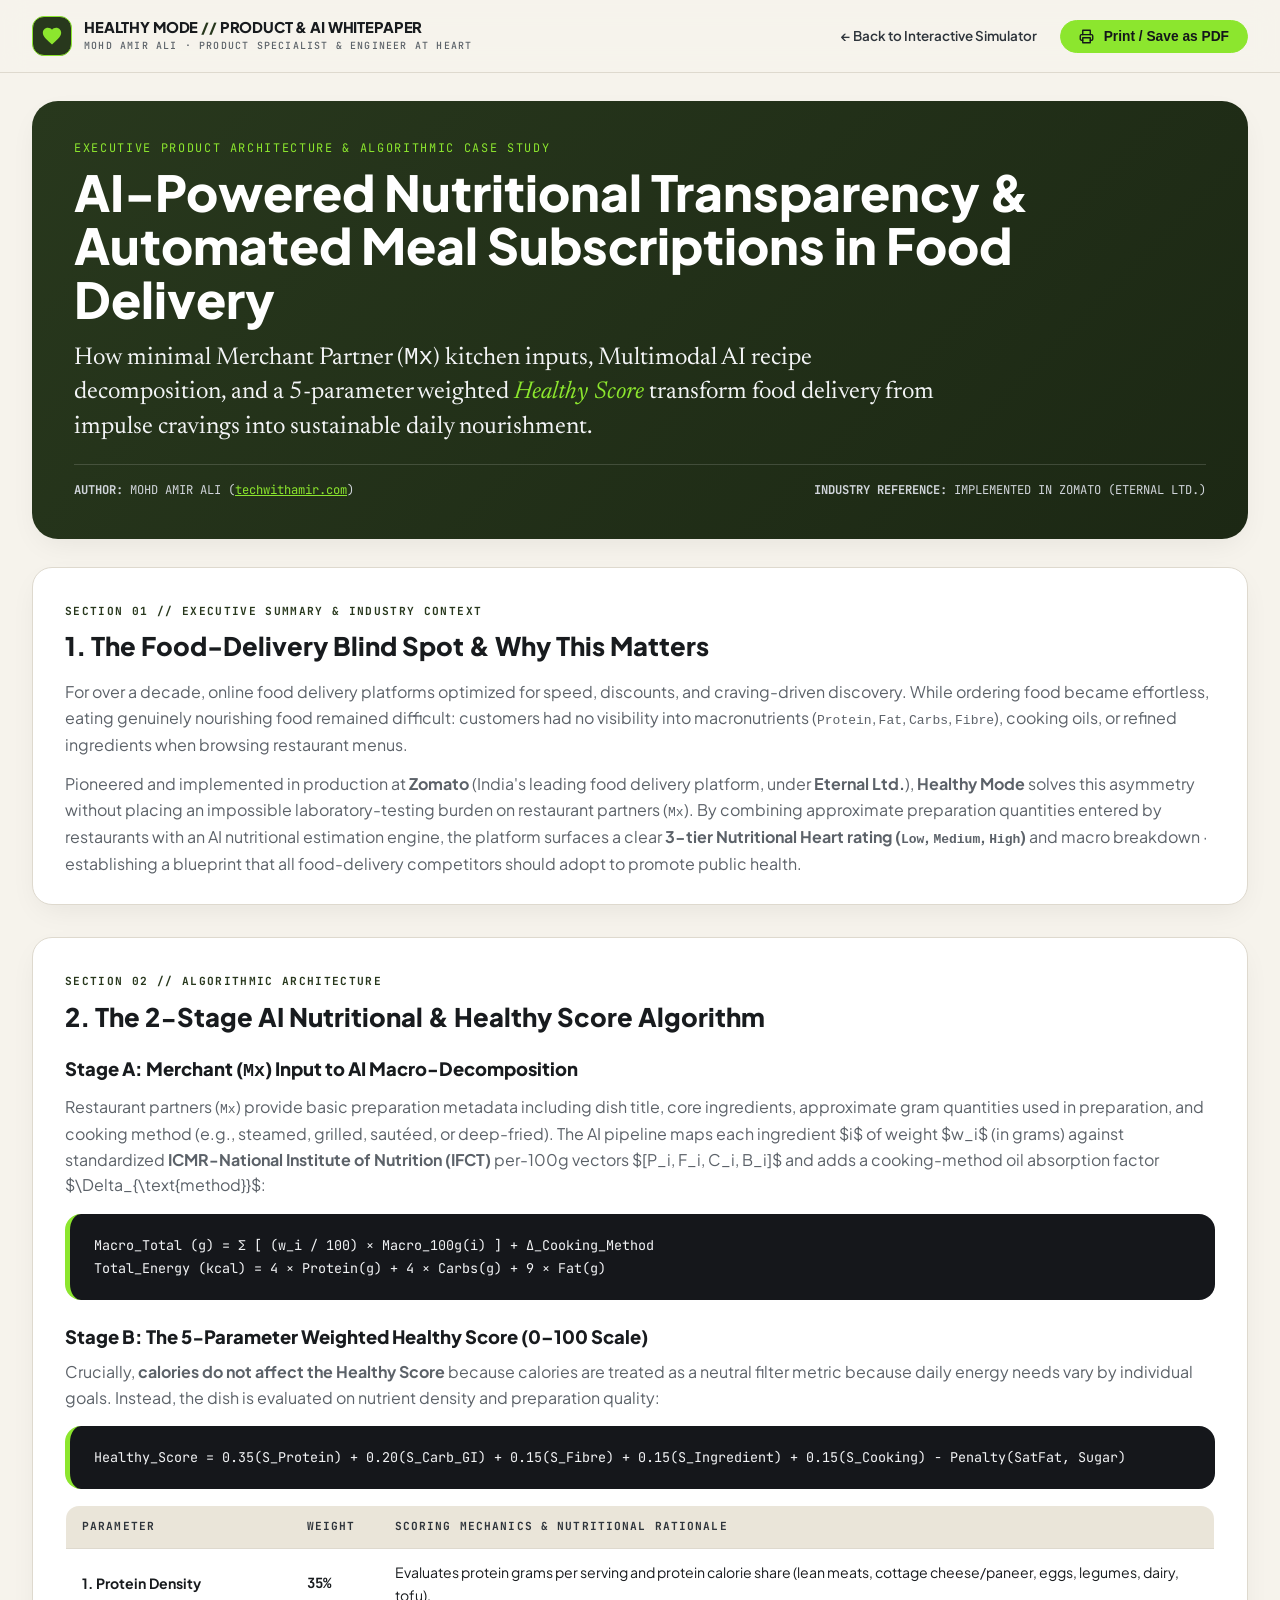
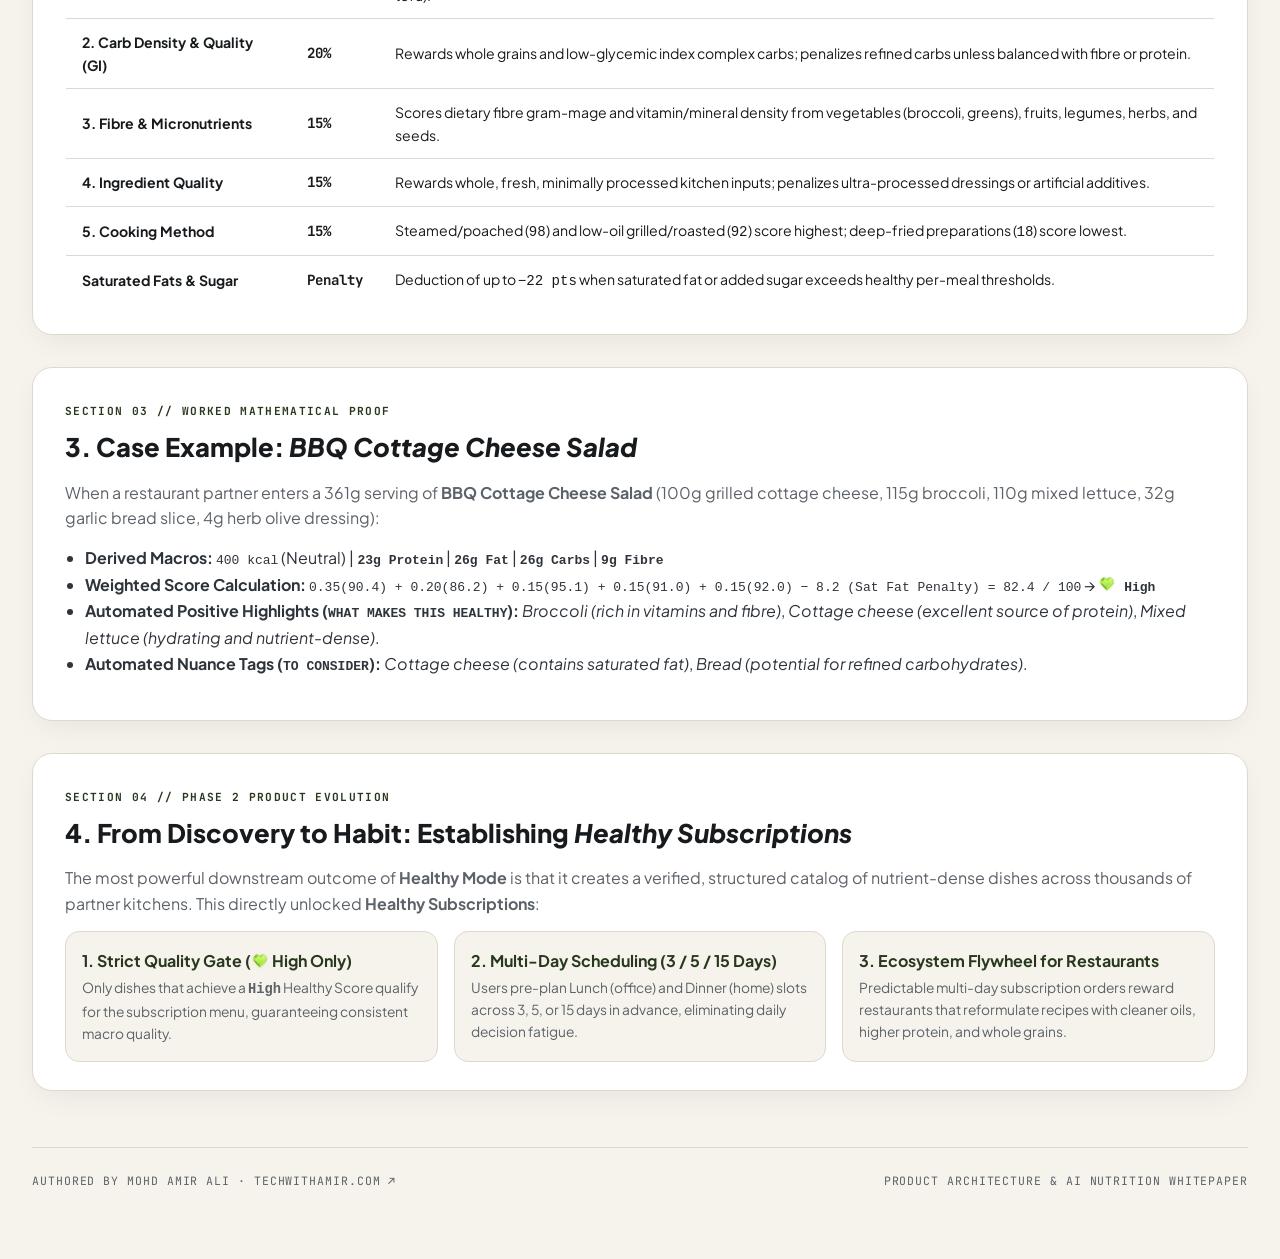
<file: Product_Case_Study_Report.html>
<!DOCTYPE html>
<html lang="en">
<head>
  <meta charset="utf-8" />
  <meta name="viewport" content="width=device-width, initial-scale=1.0" />
  <title>Product &amp; Technical Whitepaper · Healthy Mode AI Nutritional Scoring &amp; Subscriptions | Mohd Amir Ali</title>
  <link rel="stylesheet" href="static/healthy_mode.css">
  <style>
    .report-section { margin-bottom: 32px; }
    .formula-box {
      background-color: var(--obsidian-card);
      color: #F3F4F6;
      font-family: var(--font-mono);
      font-size: 0.84rem;
      padding: 20px 24px;
      border-radius: 16px;
      border-left: 5px solid var(--lime-neon);
      margin: 16px 0;
      line-height: 1.7;
      overflow-x: auto;
    }
    @media print {
      .site-header, .no-print { display: none !important; }
      body { background: #FFFFFF; }
      .editorial-card { box-shadow: none; break-inside: avoid; }
    }
  </style>
</head>
<body>

  <header class="site-header no-print">
    <div class="header-inner">
      <a href="index.html" class="brand-lockup">
        <div class="brand-heart-badge">
          <svg width="22" height="22" viewBox="0 0 24 24" fill="#8CE62E">
            <path d="M12 21.35l-1.45-1.32C5.4 15.36 2 12.28 2 8.5 2 5.42 4.42 3 7.5 3c1.74 0 3.41.81 4.5 2.09C13.09 3.81 14.76 3 16.5 3 19.58 3 22 5.42 22 8.5c0 3.78-3.4 6.86-8.55 11.54L12 21.35z"/>
          </svg>
        </div>
        <div class="brand-text">
          <span class="brand-name">HEALTHY MODE <span style="color: var(--forest-hero);">//</span> PRODUCT &amp; AI WHITEPAPER</span>
          <span class="brand-tagline">Mohd Amir Ali · Product Specialist &amp; Engineer at Heart</span>
        </div>
      </a>
      <nav class="site-nav">
        <a href="index.html" class="nav-link">← Back to Interactive Simulator</a>
        <button type="button" onclick="window.print()" class="btn-primary-lime" style="padding: 8px 18px;"><svg class="inline-heart-svg" width="15" height="15" viewBox="0 0 24 24" fill="none" stroke="currentColor" stroke-width="2.2" stroke-linecap="round" stroke-linejoin="round"><polyline points="6 9 6 2 18 2 18 9"/><path d="M6 18H4a2 2 0 0 1-2-2v-5a2 2 0 0 1 2-2h16a2 2 0 0 1 2 2v5a2 2 0 0 1-2 2h-2"/><rect x="6" y="14" width="12" height="8"/></svg> Print / Save as PDF</button>
      </nav>
    </div>
  </header>

  <main class="page-container">

    <!-- Executive Title Card -->
    <div class="healthy-hero-banner" style="grid-template-columns: 1fr;">
      <div>
        <div style="font-family: var(--font-mono); font-size: 0.74rem; color: var(--lime-neon); letter-spacing: 0.14em; margin-bottom: 8px;">
          EXECUTIVE PRODUCT ARCHITECTURE &amp; ALGORITHMIC CASE STUDY
        </div>
        <h1 style="font-size: clamp(2rem, 4vw, 3.1rem); font-weight: 800; line-height: 1.08; margin-bottom: 14px;">
          AI-Powered Nutritional Transparency &amp; Automated Meal Subscriptions in Food Delivery
        </h1>
        <p class="hm-hero-lead" style="max-width: 880px;">
          How minimal Merchant Partner (<code>Mx</code>) kitchen inputs, Multimodal AI recipe decomposition, and a 5-parameter weighted <em>Healthy Score</em> transform food delivery from impulse cravings into sustainable daily nourishment.
        </p>
        <div style="margin-top: 20px; padding-top: 16px; border-top: 1px solid rgba(255,255,255,0.15); display: flex; justify-content: space-between; flex-wrap: wrap; gap: 12px; font-family: var(--font-mono); font-size: 0.76rem; color: #D1D5DB;">
          <span><strong>AUTHOR:</strong> MOHD AMIR ALI (<a href="https://techwithamir.com" target="_blank" style="color:var(--lime-neon); text-decoration:underline;">techwithamir.com</a>)</span>
          <span><strong>INDUSTRY REFERENCE:</strong> IMPLEMENTED IN ZOMATO (ETERNAL LTD.)</span>
        </div>
      </div>
    </div>

    <!-- Section 1: Problem Statement & Industry Context -->
    <div class="editorial-card report-section">
      <span class="eyebrow-label">SECTION 01 // EXECUTIVE SUMMARY &amp; INDUSTRY CONTEXT</span>
      <h2 style="font-size: 1.6rem; font-weight: 800; margin-bottom: 12px;">1. The Food-Delivery Blind Spot &amp; Why This Matters</h2>
      <p style="color: var(--slate-muted); margin-bottom: 14px;">
        For over a decade, online food delivery platforms optimized for speed, discounts, and craving-driven discovery. While ordering food became effortless, eating genuinely nourishing food remained difficult: customers had no visibility into macronutrients (<code>Protein</code>, <code>Fat</code>, <code>Carbs</code>, <code>Fibre</code>), cooking oils, or refined ingredients when browsing restaurant menus.
      </p>
      <p style="color: var(--slate-muted);">
        Pioneered and implemented in production at <strong>Zomato</strong> (India's leading food delivery platform, under <strong>Eternal Ltd.</strong>), <strong>Healthy Mode</strong> solves this asymmetry without placing an impossible laboratory-testing burden on restaurant partners (<code>Mx</code>). By combining approximate preparation quantities entered by restaurants with an AI nutritional estimation engine, the platform surfaces a clear <strong>3-tier Nutritional Heart rating (<code>Low</code>, <code>Medium</code>, <code>High</code>)</strong> and macro breakdown · establishing a blueprint that all food-delivery competitors should adopt to promote public health.
      </p>
    </div>

    <!-- Section 2: Stage 1 & Stage 2 Mathematical Algorithm -->
    <div class="editorial-card report-section">
      <span class="eyebrow-label">SECTION 02 // ALGORITHMIC ARCHITECTURE</span>
      <h2 style="font-size: 1.6rem; font-weight: 800; margin-bottom: 12px;">2. The 2-Stage AI Nutritional &amp; Healthy Score Algorithm</h2>

      <h3 style="font-size: 1.15rem; font-weight: 800; margin-top: 16px; margin-bottom: 8px;">Stage A: Merchant (<code>Mx</code>) Input to AI Macro-Decomposition</h3>
      <p style="color: var(--slate-muted); margin-bottom: 10px;">
        Restaurant partners (<code>Mx</code>) provide basic preparation metadata including dish title, core ingredients, approximate gram quantities used in preparation, and cooking method (e.g., steamed, grilled, sautéed, or deep-fried). The AI pipeline maps each ingredient $i$ of weight $w_i$ (in grams) against standardized <strong>ICMR-National Institute of Nutrition (IFCT)</strong> per-100g vectors $[P_i, F_i, C_i, B_i]$ and adds a cooking-method oil absorption factor $\Delta_{\text{method}}$:
      </p>
      <div class="formula-box">
        Macro_Total (g) = Σ [ (w_i / 100) × Macro_100g(i) ] + Δ_Cooking_Method<br/>
        Total_Energy (kcal) = 4 × Protein(g) + 4 × Carbs(g) + 9 × Fat(g)
      </div>

      <h3 style="font-size: 1.15rem; font-weight: 800; margin-top: 22px; margin-bottom: 8px;">Stage B: The 5-Parameter Weighted Healthy Score (0–100 Scale)</h3>
      <p style="color: var(--slate-muted); margin-bottom: 10px;">
        Crucially, <strong>calories do not affect the Healthy Score</strong> because calories are treated as a neutral filter metric because daily energy needs vary by individual goals. Instead, the dish is evaluated on nutrient density and preparation quality:
      </p>
      <div class="formula-box">
        Healthy_Score = 0.35(S_Protein) + 0.20(S_Carb_GI) + 0.15(S_Fibre) + 0.15(S_Ingredient) + 0.15(S_Cooking) − Penalty(SatFat, Sugar)
      </div>

      <div style="overflow-x: auto; margin-top: 16px;">
        <table class="editorial-table">
          <thead>
            <tr>
              <th>Parameter</th>
              <th>Weight</th>
              <th>Scoring Mechanics &amp; Nutritional Rationale</th>
            </tr>
          </thead>
          <tbody>
            <tr>
              <td><strong>1. Protein Density</strong></td>
              <td class="mono-cell"><strong>35%</strong></td>
              <td>Evaluates protein grams per serving and protein calorie share (lean meats, cottage cheese/paneer, eggs, legumes, dairy, tofu).</td>
            </tr>
            <tr>
              <td><strong>2. Carb Density &amp; Quality (GI)</strong></td>
              <td class="mono-cell"><strong>20%</strong></td>
              <td>Rewards whole grains and low-glycemic index complex carbs; penalizes refined carbs unless balanced with fibre or protein.</td>
            </tr>
            <tr>
              <td><strong>3. Fibre &amp; Micronutrients</strong></td>
              <td class="mono-cell"><strong>15%</strong></td>
              <td>Scores dietary fibre gram-mage and vitamin/mineral density from vegetables (broccoli, greens), fruits, legumes, herbs, and seeds.</td>
            </tr>
            <tr>
              <td><strong>4. Ingredient Quality</strong></td>
              <td class="mono-cell"><strong>15%</strong></td>
              <td>Rewards whole, fresh, minimally processed kitchen inputs; penalizes ultra-processed dressings or artificial additives.</td>
            </tr>
            <tr>
              <td><strong>5. Cooking Method</strong></td>
              <td class="mono-cell"><strong>15%</strong></td>
              <td>Steamed/poached (<code>98</code>) and low-oil grilled/roasted (<code>92</code>) score highest; deep-fried preparations (<code>18</code>) score lowest.</td>
            </tr>
            <tr>
              <td><strong>Saturated Fats &amp; Sugar</strong></td>
              <td class="mono-cell"><strong>Penalty</strong></td>
              <td>Deduction of up to <code>−22 pts</code> when saturated fat or added sugar exceeds healthy per-meal thresholds.</td>
            </tr>
          </tbody>
        </table>
      </div>
    </div>

    <!-- Section 3: Worked Dish Proof (BBQ Cottage Cheese Salad) -->
    <div class="editorial-card report-section">
      <span class="eyebrow-label">SECTION 03 // WORKED MATHEMATICAL PROOF</span>
      <h2 style="font-size: 1.6rem; font-weight: 800; margin-bottom: 12px;">3. Case Example: <em>BBQ Cottage Cheese Salad</em></h2>
      <p style="color: var(--slate-muted); margin-bottom: 14px;">
        When a restaurant partner enters a 361g serving of <strong>BBQ Cottage Cheese Salad</strong> (100g grilled cottage cheese, 115g broccoli, 110g mixed lettuce, 32g garlic bread slice, 4g herb olive dressing):
      </p>
      <ul style="padding-left: 20px; color: var(--ink-soft); margin-bottom: 14px;">
        <li><strong>Derived Macros:</strong> <code>400 kcal</code> (Neutral) | <strong><code>23g Protein</code></strong> | <strong><code>26g Fat</code></strong> | <strong><code>26g Carbs</code></strong> | <strong><code>9g Fibre</code></strong></li>
        <li><strong>Weighted Score Calculation:</strong> <code>0.35(90.4) + 0.20(86.2) + 0.15(95.1) + 0.15(91.0) + 0.15(92.0) − 8.2 (Sat Fat Penalty) = 82.4 / 100</code> → <strong><code><img src="[data-uri]" alt="High Heart" class="inline-heart-svg" width="18" height="18" style="vertical-align:-0.18em;" /> High</code></strong></li>
        <li><strong>Automated Positive Highlights (<code>WHAT MAKES THIS HEALTHY</code>):</strong> <em>Broccoli (rich in vitamins and fibre)</em>, <em>Cottage cheese (excellent source of protein)</em>, <em>Mixed lettuce (hydrating and nutrient-dense)</em>.</li>
        <li><strong>Automated Nuance Tags (<code>TO CONSIDER</code>):</strong> <em>Cottage cheese (contains saturated fat)</em>, <em>Bread (potential for refined carbohydrates)</em>.</li>
      </ul>
    </div>

    <!-- Section 4: Evolution into Healthy Subscriptions -->
    <div class="editorial-card report-section">
      <span class="eyebrow-label">SECTION 04 // PHASE 2 PRODUCT EVOLUTION</span>
      <h2 style="font-size: 1.6rem; font-weight: 800; margin-bottom: 12px;">4. From Discovery to Habit: Establishing <em>Healthy Subscriptions</em></h2>
      <p style="color: var(--slate-muted); margin-bottom: 12px;">
        The most powerful downstream outcome of <strong>Healthy Mode</strong> is that it creates a verified, structured catalog of nutrient-dense dishes across thousands of partner kitchens. This directly unlocked <strong>Healthy Subscriptions</strong>:
      </p>
      <div style="display: grid; grid-template-columns: repeat(auto-fit, minmax(260px, 1fr)); gap: 16px; margin-top: 14px;">
        <div style="padding: 16px; background: var(--bg-cream); border-radius: 14px; border: 1px solid var(--border-hairline);">
          <strong style="color: var(--forest-hero);">1. Strict Quality Gate (<img src="[data-uri]" alt="High Heart" class="inline-heart-svg" width="18" height="18" style="vertical-align:-0.18em;" /> High Only)</strong>
          <p style="font-size: 0.86rem; color: var(--slate-muted); margin-top: 4px;">Only dishes that achieve a <strong><code>High</code></strong> Healthy Score qualify for the subscription menu, guaranteeing consistent macro quality.</p>
        </div>
        <div style="padding: 16px; background: var(--bg-cream); border-radius: 14px; border: 1px solid var(--border-hairline);">
          <strong style="color: var(--forest-hero);">2. Multi-Day Scheduling (3 / 5 / 15 Days)</strong>
          <p style="font-size: 0.86rem; color: var(--slate-muted); margin-top: 4px;">Users pre-plan Lunch (office) and Dinner (home) slots across 3, 5, or 15 days in advance, eliminating daily decision fatigue.</p>
        </div>
        <div style="padding: 16px; background: var(--bg-cream); border-radius: 14px; border: 1px solid var(--border-hairline);">
          <strong style="color: var(--forest-hero);">3. Ecosystem Flywheel for Restaurants</strong>
          <p style="font-size: 0.86rem; color: var(--slate-muted); margin-top: 4px;">Predictable multi-day subscription orders reward restaurants that reformulate recipes with cleaner oils, higher protein, and whole grains.</p>
        </div>
      </div>
    </div>

    <footer class="site-footer">
      <div>AUTHORED BY MOHD AMIR ALI · <a href="https://techwithamir.com" target="_blank">TECHWITHAMIR.COM ↗</a></div>
      <div>PRODUCT ARCHITECTURE &amp; AI NUTRITION WHITEPAPER</div>
    </footer>

  </main>
</body>
</html>
</file>
<file: static/healthy_mode.css>
@import url('https://fonts.googleapis.com/css2?family=Barlow+Condensed:ital,wght@1,800;1,900&family=Plus+Jakarta+Sans:ital,wght@0,400;0,500;0,600;0,700;0,800;1,700;1,800&family=Newsreader:ital,opsz,wght@0,6..72,400;0,6..72,500;0,6..72,600;1,6..72,400;1,6..72,500&family=JetBrains+Mono:wght@400;500;600;700&display=swap');

:root {
  /* Botanical Healthy Mode + Editorial Portfolio Palette */
  --bg-cream: #F6F3EC;           /* Warm Editorial Cream (techwithamir.com alignment) */
  --bg-surface: #FFFFFF;         /* Crisp White Card Surface */
  --bg-elevated: #EAE5D9;        /* Soft Sandstone Pill Surface */
  --forest-hero: #28381D;        /* Deep Botanical Olive Green (from Healthy Mode screenshots) */
  --forest-card: #324624;        /* Elevated Olive Green Container */
  --obsidian-card: #15171B;      /* Deep Charcoal Card (from Nutritional Info modal) */
  --obsidian-inner: #1E2228;     /* Inner Dark Pill Box */
  --lime-neon: #8CE62E;          /* Signature Healthy Mode Electric Lime Green */
  --lime-soft: rgba(140, 230, 46, 0.15);
  --amber-warn: #F59E0B;         /* 'To Consider' Amber Warning & Medium Heart */
  --red-low: #E0533C;            /* 'Low' Heart Orange-Red */
  --ink-dark: #181B1E;
  --ink-soft: #2E343B;
  --slate-muted: #5C6269;
  --border-hairline: #DED9CE;
  --border-strong: #C6C0B2;
  --radius-card: 20px;
  --radius-pill: 999px;
  --shadow-soft: 0 10px 30px -8px rgba(24, 27, 30, 0.08);
  --font-sans: 'Plus Jakarta Sans', -apple-system, BlinkMacSystemFont, 'Segoe UI', Roboto, sans-serif;
  --font-serif: 'Newsreader', 'Georgia', serif;
  --font-mono: 'JetBrains Mono', 'SFMono-Regular', Menlo, monospace;
}

* {
  box-sizing: border-box;
  margin: 0;
  padding: 0;
}

html, body {
  background-color: var(--bg-cream);
  color: var(--ink-dark);
  font-family: var(--font-sans);
  -webkit-font-smoothing: antialiased;
  line-height: 1.6;
  min-height: 100vh;
}

a {
  color: inherit;
  text-decoration: none;
  transition: all 0.2s ease;
}

/* ==========================================================================
   CUSTOM SELECT DROPDOWNS & RANGE SLIDERS (Fixes native browser arrow & focus)
   ========================================================================== */
.hm-select-dark {
  -webkit-appearance: none;
  -moz-appearance: none;
  appearance: none;
  padding: 12px 48px 12px 18px;
  border-radius: 12px;
  background-color: #14171A;
  color: var(--lime-neon);
  border: 1.5px solid rgba(140, 230, 46, 0.65);
  font-family: var(--font-sans);
  font-weight: 700;
  font-size: 0.92rem;
  line-height: 1.3;
  cursor: pointer;
  background-image: url("data:image/svg+xml,%3Csvg xmlns='http://www.w3.org/2000/svg' width='18' height='18' viewBox='0 0 24 24' fill='none' stroke='%238CE62E' stroke-width='2.6' stroke-linecap='round' stroke-linejoin='round'%3E%3Cpolyline points='6 9 12 15 18 9'%3E%3C/polyline%3E%3C/svg%3E");
  background-repeat: no-repeat;
  background-position: right 16px center;
  background-size: 17px 17px;
  transition: border-color 0.2s ease, box-shadow 0.2s ease, background-color 0.2s ease;
}

.hm-select-dark:hover {
  border-color: var(--lime-neon);
  background-color: #1A1E23;
}

.hm-select-dark:focus {
  outline: none;
  border-color: var(--lime-neon);
  box-shadow: 0 0 0 3px rgba(140, 230, 46, 0.28);
}

.hm-select-light {
  -webkit-appearance: none;
  -moz-appearance: none;
  appearance: none;
  width: 100%;
  padding: 12px 48px 12px 16px;
  border-radius: 12px;
  background-color: var(--bg-cream);
  color: var(--ink-dark);
  border: 1.5px solid var(--border-strong);
  font-family: var(--font-sans);
  font-weight: 700;
  font-size: 0.92rem;
  line-height: 1.3;
  cursor: pointer;
  background-image: url("data:image/svg+xml,%3Csvg xmlns='http://www.w3.org/2000/svg' width='18' height='18' viewBox='0 0 24 24' fill='none' stroke='%2328381D' stroke-width='2.6' stroke-linecap='round' stroke-linejoin='round'%3E%3Cpolyline points='6 9 12 15 18 9'%3E%3C/polyline%3E%3C/svg%3E");
  background-repeat: no-repeat;
  background-position: right 16px center;
  background-size: 17px 17px;
  transition: border-color 0.2s ease, box-shadow 0.2s ease;
}

.hm-select-light:hover {
  border-color: var(--forest-hero);
}

.hm-select-light:focus {
  outline: none;
  border-color: var(--forest-hero);
  box-shadow: 0 0 0 3px rgba(40, 56, 29, 0.16);
}

input[type="range"].hm-range {
  -webkit-appearance: none;
  appearance: none;
  width: 100%;
  height: 7px;
  background: #D8D2C5;
  border-radius: 999px;
  outline: none;
  cursor: pointer;
}

input[type="range"].hm-range::-webkit-slider-thumb {
  -webkit-appearance: none;
  appearance: none;
  width: 20px;
  height: 20px;
  border-radius: 50%;
  background: var(--forest-hero);
  border: 2.5px solid var(--lime-neon);
  box-shadow: 0 2px 6px rgba(0,0,0,0.22);
  cursor: pointer;
  transition: transform 0.15s ease;
}

input[type="range"].hm-range::-webkit-slider-thumb:hover {
  transform: scale(1.12);
}

/* ==========================================================================
   TOP INDUSTRY CONTEXT BAR
   ========================================================================== */
.context-top-bar {
  background-color: var(--obsidian-card);
  color: #D1D5DB;
  font-family: var(--font-mono);
  font-size: 0.72rem;
  letter-spacing: 0.05em;
  padding: 9px 32px;
  border-bottom: 1px solid rgba(140, 230, 46, 0.28);
}

.context-top-inner {
  max-width: 1340px;
  margin: 0 auto;
  display: flex;
  align-items: center;
  justify-content: space-between;
  flex-wrap: wrap;
  gap: 12px;
}

.lime-pill-badge {
  display: inline-flex;
  align-items: center;
  gap: 7px;
  background-color: rgba(140, 230, 46, 0.16);
  color: var(--lime-neon);
  padding: 3px 10px;
  border-radius: var(--radius-pill);
  border: 1px solid rgba(140, 230, 46, 0.35);
  font-weight: 700;
}

/* ==========================================================================
   HEADER NAVIGATION
   ========================================================================== */
.site-header {
  background-color: rgba(246, 243, 236, 0.92);
  backdrop-filter: blur(12px);
  border-bottom: 1px solid var(--border-hairline);
  position: sticky;
  top: 0;
  z-index: 100;
}

.header-inner {
  max-width: 1340px;
  margin: 0 auto;
  padding: 16px 32px;
  display: flex;
  align-items: center;
  justify-content: space-between;
  flex-wrap: wrap;
  gap: 16px;
}

.brand-lockup {
  display: flex;
  align-items: center;
  gap: 12px;
  cursor: pointer;
}

.brand-heart-badge {
  width: 40px;
  height: 40px;
  border-radius: 12px;
  background-color: var(--forest-hero);
  border: 1.5px solid var(--lime-neon);
  display: flex;
  align-items: center;
  justify-content: center;
  flex-shrink: 0;
}

.brand-text {
  display: flex;
  flex-direction: column;
}

.brand-name {
  font-size: 0.92rem;
  font-weight: 800;
  letter-spacing: -0.01em;
  color: var(--ink-dark);
  line-height: 1.15;
}

.brand-tagline {
  font-family: var(--font-mono);
  font-size: 0.62rem;
  font-weight: 500;
  letter-spacing: 0.12em;
  text-transform: uppercase;
  color: var(--slate-muted);
  margin-top: 2px;
}

.site-nav {
  display: flex;
  align-items: center;
  gap: 8px;
  flex-wrap: wrap;
}

.nav-link {
  font-size: 0.84rem;
  font-weight: 600;
  color: var(--ink-soft);
  padding: 8px 15px;
  border-radius: var(--radius-pill);
  cursor: pointer;
}

.nav-link:hover {
  background-color: var(--bg-elevated);
}

.nav-link.active {
  background-color: var(--forest-hero);
  color: var(--lime-neon);
}

.nav-cta {
  display: inline-flex;
  align-items: center;
  gap: 8px;
  padding: 8px 16px;
  border-radius: var(--radius-pill);
  border: 1px solid var(--ink-dark);
  font-family: var(--font-mono);
  font-size: 0.75rem;
  font-weight: 700;
  color: var(--ink-dark);
  background: transparent;
  cursor: pointer;
}

.nav-cta:hover {
  background-color: var(--ink-dark);
  color: var(--bg-cream);
}

/* ==========================================================================
   MAIN CONTAINER & HEALTHY MODE HERO BANNER (Matches IMG_2734.PNG)
   ========================================================================== */
.page-container {
  max-width: 1340px;
  margin: 0 auto;
  padding: 28px 32px 80px;
}

.healthy-hero-banner {
  background: linear-gradient(135deg, #28381D 0%, #1C2814 100%);
  border-radius: 26px;
  padding: 38px 42px;
  color: #FFFFFF;
  margin-bottom: 28px;
  box-shadow: var(--shadow-soft);
  display: grid;
  grid-template-columns: 1.08fr 0.92fr;
  gap: 36px;
  align-items: center;
}

@media (max-width: 980px) {
  .healthy-hero-banner {
    grid-template-columns: 1fr;
    padding: 28px 24px;
  }
}

.hm-hero-brand-lockup {
  display: inline-flex;
  align-items: center;
  gap: 20px;
  margin-bottom: 18px;
  position: relative;
}

/* Iconic Zomato Healthy Mode 'ON' Vertical Toggle Pill (from Reference Image) */
.hm-on-pill-toggle {
  width: 62px;
  height: 118px;
  border-radius: 999px;
  background: linear-gradient(180deg, #162614 0%, #0F1B0E 100%);
  border: 2.5px solid var(--lime-neon);
  box-shadow: 0 0 24px rgba(140, 230, 46, 0.28), inset 0 0 14px rgba(140, 230, 46, 0.14);
  display: flex;
  flex-direction: column;
  align-items: center;
  justify-content: space-between;
  padding: 13px 6px 7px;
  flex-shrink: 0;
  transition: transform 0.28s cubic-bezier(0.22, 1, 0.36, 1), box-shadow 0.28s ease;
}

.hm-on-pill-toggle:hover {
  transform: translateY(-4px) scale(1.04);
  box-shadow: 0 0 34px rgba(140, 230, 46, 0.55), inset 0 0 18px rgba(140, 230, 46, 0.24);
}

.hm-on-pill-text {
  font-family: var(--font-sans);
  font-size: 1.05rem;
  font-weight: 800;
  letter-spacing: 0.04em;
  color: var(--lime-neon);
  line-height: 1;
}

.hm-on-pill-knob {
  width: 44px;
  height: 44px;
  border-radius: 50%;
  background: var(--lime-neon);
  display: flex;
  align-items: center;
  justify-content: center;
  box-shadow: 0 0 16px rgba(140, 230, 46, 0.65);
}

.hm-introducing-kicker {
  font-family: var(--font-sans);
  font-size: 0.78rem;
  font-weight: 700;
  letter-spacing: 0.38em;
  text-transform: uppercase;
  color: #FFFFFF;
  margin-bottom: 4px;
  padding-left: 2px;
}

.hm-display-logo {
  font-family: 'Barlow Condensed', var(--font-sans);
  font-style: italic;
  font-weight: 900;
  font-size: clamp(3.3rem, 6.2vw, 5.15rem);
  line-height: 0.88;
  letter-spacing: 0.01em;
  color: var(--lime-neon);
  text-transform: uppercase;
  display: inline-block;
  text-shadow: 0 6px 24px rgba(0, 0, 0, 0.32);
}

.hm-mode-line {
  display: inline-flex;
  align-items: center;
  gap: 0.015em;
}

/* Precision Vector 'O' Badge with Outlined Heart + 4-Point Plus/Star Sparkle */
.hm-o-svg {
  width: 0.76em;
  height: 0.76em;
  display: inline-block;
  vertical-align: middle;
  margin: 0 0.025em 0 0.015em;
  transform: skewX(-7deg);
  flex-shrink: 0;
  filter: drop-shadow(0 0 14px rgba(140, 230, 46, 0.35));
  transition: transform 0.28s ease, filter 0.28s ease;
}

.hm-display-logo:hover .hm-o-svg {
  transform: skewX(-7deg) scale(1.08);
  filter: drop-shadow(0 0 22px rgba(140, 230, 46, 0.75));
}

.hm-hero-lead {
  font-family: var(--font-serif);
  font-size: clamp(1.25rem, 1.9vw, 1.55rem);
  line-height: 1.42;
  color: #F3F4F6;
  margin-bottom: 14px;
}

.hm-hero-lead em {
  color: var(--lime-neon);
  font-style: italic;
}

.hm-hero-sub {
  font-size: 0.93rem;
  color: #CBD5E1;
  line-height: 1.65;
  margin-bottom: 22px;
}

/* Floating Levitation & Interactive Hover for "Your guide to making healthy food choices" + BBQ Salad Box */
@keyframes guideCardFloat {
  0%, 100% {
    transform: translateY(0px);
  }
  50% {
    transform: translateY(-6px);
  }
}

@keyframes sparklePulse {
  0%, 100% {
    transform: scale(0.85) rotate(0deg);
    opacity: 0.55;
  }
  50% {
    transform: scale(1.28) rotate(15deg);
    opacity: 1;
  }
}

.heart-scale-card {
  background-color: rgba(20, 23, 27, 0.82);
  backdrop-filter: blur(12px);
  border: 1.5px solid rgba(140, 230, 46, 0.34);
  border-radius: 24px;
  padding: 26px 28px;
  box-shadow: 0 20px 44px -10px rgba(0, 0, 0, 0.48), 0 0 24px rgba(140, 230, 46, 0.1);
  animation: guideCardFloat 5.2s ease-in-out infinite;
  transition: transform 0.34s cubic-bezier(0.22, 1, 0.36, 1), box-shadow 0.34s ease, border-color 0.34s ease;
}

.heart-scale-card:hover {
  animation-play-state: paused;
  transform: translateY(-10px) scale(1.018);
  border-color: rgba(140, 230, 46, 0.85);
  box-shadow: 0 32px 64px -12px rgba(0, 0, 0, 0.72), 0 0 36px rgba(140, 230, 46, 0.34);
}

.hero-sample-dish-box {
  background: #14171A;
  border-radius: 16px;
  padding: 14px 16px;
  border: 1.5px solid rgba(140, 230, 46, 0.35);
  transition: transform 0.28s cubic-bezier(0.22, 1, 0.36, 1), box-shadow 0.28s ease, border-color 0.28s ease;
}

.hero-sample-dish-box:hover {
  transform: translateY(-4px) scale(1.012);
  border-color: var(--lime-neon);
  box-shadow: 0 16px 34px rgba(0, 0, 0, 0.55), 0 0 22px rgba(140, 230, 46, 0.28);
}

.heart-scale-title {
  text-align: center;
  font-size: 1.05rem;
  font-weight: 700;
  color: #FFFFFF;
  margin-bottom: 22px;
}

.heart-track-row {
  position: relative;
  display: flex;
  align-items: center;
  justify-content: space-between;
  padding: 0 18px;
  margin-bottom: 22px;
}

.heart-track-line {
  position: absolute;
  left: 52px;
  right: 52px;
  top: 26px;
  height: 3.5px;
  background: linear-gradient(90deg, #D95B2B 0%, #ECC347 50%, #8CE62E 100%);
  z-index: 1;
  border-radius: 99px;
}

.heart-node {
  position: relative;
  z-index: 2;
  display: flex;
  flex-direction: column;
  align-items: center;
  gap: 8px;
  cursor: pointer;
  transition: transform 0.25s cubic-bezier(0.22, 1, 0.36, 1), filter 0.25s ease;
}

.heart-node:hover {
  transform: translateY(-4px) scale(1.1);
}

/* High Green Heart Node: Sparkling Neon Lime Highlight on Hover */
.heart-node-high .neon-sparkle-group {
  opacity: 0.35;
  transition: opacity 0.25s ease, transform 0.25s ease;
  transform-origin: center;
}

.heart-node-high:hover {
  transform: translateY(-5px) scale(1.18);
  filter: drop-shadow(0 0 14px rgba(140, 230, 46, 0.95)) drop-shadow(0 0 28px rgba(190, 242, 100, 0.75));
}

.heart-node-high:hover .neon-sparkle-group {
  opacity: 1;
  animation: sparklePulse 0.9s ease-in-out infinite;
}

.heart-node-label {
  font-size: 0.88rem;
  font-weight: 700;
  color: #E5E7EB;
}

.inline-heart-svg {
  display: inline-block;
  vertical-align: -0.18em;
  flex-shrink: 0;
}

/* Signature Dark Nutritional Info Pill (Matches IMG_2736.PNG & IMG_2737.PNG) */
.zomato-nutrition-card {
  background-color: var(--obsidian-card);
  color: #FFFFFF;
  border-radius: 22px;
  padding: 24px 26px;
  border: 1px solid rgba(255, 255, 255, 0.1);
  box-shadow: 0 18px 40px rgba(0, 0, 0, 0.32);
}

.dish-header-row {
  display: flex;
  align-items: center;
  gap: 10px;
  padding-bottom: 14px;
  border-bottom: 1px dashed rgba(255, 255, 255, 0.15);
  margin-bottom: 16px;
}

.veg-square {
  width: 18px;
  height: 18px;
  border: 2px solid #22C55E;
  border-radius: 4px;
  display: inline-flex;
  align-items: center;
  justify-content: center;
  flex-shrink: 0;
}

.veg-square::after {
  content: "";
  width: 8px;
  height: 8px;
  border-radius: 50%;
  background-color: #22C55E;
}

.nonveg-square {
  width: 18px;
  height: 18px;
  border: 2px solid #EF4444;
  border-radius: 4px;
  display: inline-flex;
  align-items: center;
  justify-content: center;
  flex-shrink: 0;
}

.nonveg-square::after {
  content: "";
  width: 8px;
  height: 8px;
  border-radius: 50%;
  background-color: #EF4444;
}

.macro-strip-container {
  display: flex;
  align-items: stretch;
  gap: 10px;
  margin-top: 10px;
  margin-bottom: 20px;
}

.kcal-neutral-box {
  background-color: var(--obsidian-inner);
  border: 1px solid rgba(255, 255, 255, 0.1);
  border-radius: 14px;
  padding: 10px 16px;
  display: flex;
  flex-direction: column;
  align-items: center;
  justify-content: center;
  min-width: 76px;
}

.kcal-neutral-box .num {
  font-size: 1.15rem;
  font-weight: 800;
  color: #FFFFFF;
}

.kcal-neutral-box .unit {
  font-size: 0.72rem;
  color: #9CA3AF;
}

.macros-green-pill {
  flex: 1;
  background: linear-gradient(90deg, rgba(50, 70, 36, 0.85) 0%, rgba(30, 42, 24, 0.75) 100%);
  border: 1px solid rgba(140, 230, 46, 0.35);
  border-radius: 14px;
  padding: 10px 14px;
  display: grid;
  grid-template-columns: repeat(5, 1fr);
  align-items: center;
  text-align: center;
}

.macro-col {
  border-right: 1px solid rgba(255, 255, 255, 0.12);
  padding: 0 4px;
}

.macro-col:last-child {
  border-right: none;
}

.macro-col .val {
  font-size: 1.02rem;
  font-weight: 800;
  color: #FFFFFF;
  display: block;
}

.macro-col .lbl {
  font-size: 0.7rem;
  color: #CBD5E1;
}

.commentary-heading {
  font-family: var(--font-mono);
  font-size: 0.7rem;
  font-weight: 700;
  letter-spacing: 0.14em;
  text-transform: uppercase;
  color: #9CA3AF;
  margin-bottom: 10px;
}

.commentary-item {
  display: flex;
  align-items: flex-start;
  gap: 10px;
  font-size: 0.88rem;
  margin-bottom: 8px;
  color: #D1D5DB;
}

/* ==========================================================================
   PARAMETER BREAKDOWN CARDS (Matches IMG_2734.PNG & IMG_2735.PNG)
   ========================================================================== */
.params-dark-section {
  background-color: var(--obsidian-card);
  color: #FFFFFF;
  border-radius: 24px;
  padding: 34px 38px;
  margin-bottom: 28px;
  box-shadow: var(--shadow-soft);
}

.params-grid {
  display: grid;
  grid-template-columns: repeat(auto-fit, minmax(340px, 1fr));
  gap: 20px;
  margin-top: 22px;
}

.param-row-card {
  display: flex;
  align-items: flex-start;
  gap: 16px;
  padding: 16px 18px;
  border-radius: 16px;
  background-color: var(--obsidian-inner);
  border: 1px solid rgba(255, 255, 255, 0.08);
  transition: border-color 0.2s ease, transform 0.2s ease;
}

.param-row-card:hover {
  border-color: var(--lime-neon);
  transform: translateY(-2px);
}

.param-circle-icon {
  width: 48px;
  height: 48px;
  border-radius: 50%;
  background-color: rgba(140, 230, 46, 0.12);
  border: 1px solid rgba(140, 230, 46, 0.35);
  display: flex;
  align-items: center;
  justify-content: center;
  color: var(--lime-neon);
  flex-shrink: 0;
}

/* ==========================================================================
   EDITORIAL CARDS, TABLES, SLIDERS, AND LIVE AI WORKING TRACE
   ========================================================================== */
.editorial-card {
  background-color: var(--bg-surface);
  border: 1px solid var(--border-hairline);
  border-radius: var(--radius-card);
  padding: 28px 32px;
  margin-bottom: 24px;
  box-shadow: var(--shadow-soft);
}

.eyebrow-label {
  display: inline-block;
  font-family: var(--font-mono);
  font-size: 0.7rem;
  font-weight: 700;
  letter-spacing: 0.12em;
  text-transform: uppercase;
  color: var(--forest-hero);
  margin-bottom: 6px;
}

.btn-primary-lime {
  display: inline-flex;
  align-items: center;
  gap: 10px;
  padding: 12px 22px;
  border-radius: 999px;
  background-color: var(--lime-neon);
  color: #14171A;
  font-weight: 800;
  font-size: 0.86rem;
  border: 1px solid var(--lime-neon);
  cursor: pointer;
}

.btn-primary-lime:hover {
  background-color: #9BEF38;
  transform: translateY(-1px);
}

.btn-secondary-dark {
  display: inline-flex;
  align-items: center;
  gap: 10px;
  padding: 12px 20px;
  border-radius: 999px;
  background-color: var(--forest-hero);
  color: #FFFFFF;
  font-weight: 700;
  font-size: 0.84rem;
  border: 1px solid rgba(140, 230, 46, 0.4);
  cursor: pointer;
}

.btn-secondary-dark:hover {
  background-color: var(--obsidian-card);
  border-color: var(--lime-neon);
}

.ing-slider-row {
  padding: 12px 14px;
  background-color: var(--bg-cream);
  border: 1px solid var(--border-hairline);
  border-radius: 14px;
  margin-bottom: 10px;
  transition: border-color 0.2s ease;
}

.ing-slider-row:hover {
  border-color: var(--forest-hero);
}

.ing-slider-top {
  display: grid;
  grid-template-columns: 1.35fr 1.45fr 68px;
  align-items: center;
  gap: 12px;
}

.ing-live-math-strip {
  margin-top: 8px;
  padding-top: 7px;
  border-top: 1px dashed var(--border-strong);
  font-family: var(--font-mono);
  font-size: 0.72rem;
  color: var(--ink-soft);
  display: flex;
  justify-content: space-between;
  flex-wrap: wrap;
  gap: 6px;
}

.algo-working-box {
  margin-top: 18px;
  background-color: var(--obsidian-card);
  color: #F3F4F6;
  border-radius: 16px;
  padding: 18px 20px;
  border: 1px solid rgba(140, 230, 46, 0.35);
}

.algo-step-row {
  background-color: var(--obsidian-inner);
  border: 1px solid rgba(255, 255, 255, 0.08);
  border-radius: 12px;
  padding: 11px 14px;
  margin-bottom: 8px;
}

.algo-step-row:last-child {
  margin-bottom: 0;
}

.editorial-table {
  width: 100%;
  border-collapse: collapse;
  border-radius: 14px;
  overflow: hidden;
  border: 1px solid var(--border-hairline);
}

.editorial-table th {
  text-align: left;
  padding: 12px 16px;
  font-family: var(--font-mono);
  font-size: 0.7rem;
  font-weight: 700;
  text-transform: uppercase;
  letter-spacing: 0.1em;
  background-color: var(--bg-elevated);
  color: var(--ink-soft);
  border-bottom: 1px solid var(--border-hairline);
}

.editorial-table td {
  padding: 12px 16px;
  border-bottom: 1px solid var(--border-hairline);
  font-size: 0.88rem;
}

.mono-cell {
  font-family: var(--font-mono);
  font-size: 0.8rem;
}

.site-footer {
  border-top: 1px solid var(--border-hairline);
  margin-top: 56px;
  padding-top: 24px;
  display: flex;
  justify-content: space-between;
  font-family: var(--font-mono);
  font-size: 0.72rem;
  letter-spacing: 0.08em;
  text-transform: uppercase;
  color: var(--slate-muted);
  flex-wrap: wrap;
  gap: 12px;
}


    .tab-section { display: none; }
    .tab-section.active { display: block; }
    .sub-day-card {
      background-color: var(--bg-surface);
      border: 1px solid var(--border-hairline);
      border-radius: 16px;
      padding: 18px 20px;
      transition: border-color 0.2s ease, transform 0.2s ease;
    }
    .sub-day-card:hover {
      border-color: var(--forest-hero);
      transform: translateY(-2px);
    }
  
/* ==========================================================================
   ENHANCED HOVER, FLOATING, CURSOR TOOLTIP, MODALS & WORD-BY-WORD TRANSITIONS
   ========================================================================== */
.hm-hero-brand-lockup {
  display: inline-flex;
  flex-direction: column;
  align-items: flex-start;
  margin-bottom: 18px;
  position: relative;
  padding: 10px 18px 12px 0;
  border-radius: 20px;
  transition: all 0.32s cubic-bezier(0.22, 1, 0.36, 1);
}

.hm-hero-brand-lockup::before {
  content: "";
  position: absolute;
  inset: -12px -24px -12px -16px;
  background: radial-gradient(ellipse at center, rgba(140, 230, 46, 0.22) 0%, rgba(140, 230, 46, 0.06) 52%, transparent 75%);
  opacity: 0;
  transition: opacity 0.34s ease, transform 0.34s ease;
  pointer-events: none;
  z-index: 0;
  border-radius: 28px;
}

.hm-hero-brand-lockup:hover::before {
  opacity: 1;
  transform: scale(1.03);
}

.hm-hero-brand-lockup > * {
  position: relative;
  z-index: 1;
}

.hm-hero-brand-lockup:hover .hm-display-logo {
  color: #A8F542;
  text-shadow: 0 0 16px rgba(140, 230, 46, 0.52), 0 0 34px rgba(140, 230, 46, 0.24);
  transform: translateY(-2px);
}

.hm-hero-brand-lockup:hover .hm-o-svg {
  transform: skewX(-7deg) scale(1.07);
  filter: drop-shadow(0 0 18px rgba(140, 230, 46, 0.72));
}

.hm-hero-brand-lockup:hover .hm-introducing-kicker {
  color: #E6FFAD;
  text-shadow: 0 0 12px rgba(140, 230, 46, 0.45);
}

/* Faster, Noticeably Smooth Floating Levitation for Guide Card */
@keyframes guideCardFloat {
  0%, 100% {
    transform: translateY(0px);
  }
  50% {
    transform: translateY(-13px);
  }
}

.heart-scale-card {
  animation: guideCardFloat 2.2s ease-in-out infinite !important;
}

.heart-scale-card:hover {
  animation-play-state: paused !important;
  transform: translateY(-12px) scale(1.018) !important;
}

/* Per-Heart Color Neon Highlights (Red/Orange for Low, Amber for Medium, Intense Sparkle Lime for High) */
.heart-node svg {
  overflow: visible !important;
}

.heart-node-low:hover {
  transform: translateY(-5px) scale(1.13);
  filter: drop-shadow(0 0 12px rgba(226, 99, 52, 0.85)) drop-shadow(0 0 22px rgba(217, 91, 43, 0.55));
}

.heart-node-medium:hover {
  transform: translateY(-5px) scale(1.13);
  filter: drop-shadow(0 0 12px rgba(236, 195, 71, 0.88)) drop-shadow(0 0 22px rgba(223, 177, 52, 0.55));
}

.heart-node-high:hover {
  transform: translateY(-6px) scale(1.22) !important;
  filter: drop-shadow(0 0 18px rgba(140, 230, 46, 1)) drop-shadow(0 0 36px rgba(190, 242, 100, 0.92)) drop-shadow(0 0 54px rgba(140, 230, 46, 0.65)) !important;
}

.high-neon-heart {
  filter: drop-shadow(0 0 8px rgba(140, 230, 46, 0.85)) drop-shadow(0 0 16px rgba(190, 242, 100, 0.55));
}

/* Modern Cursor-Following Floating Text Label (Pure Typography, No Clunky Box) */
#cursor-heart-tooltip {
  position: fixed;
  top: 0;
  left: 0;
  pointer-events: none;
  z-index: 9999;
  opacity: 0;
  transform: translate(-50%, -140%) scale(0.94);
  transition: opacity 0.16s ease, transform 0.16s ease;
  font-family: var(--font-sans);
  font-size: 0.78rem;
  font-weight: 800;
  letter-spacing: 0.03em;
  white-space: nowrap;
  text-shadow: 0 2px 10px rgba(0, 0, 0, 0.95), 0 0 16px rgba(0, 0, 0, 0.85);
}

#cursor-heart-tooltip.visible {
  opacity: 1;
  transform: translate(-50%, -155%) scale(1);
}

/* Word-by-Word Scroll Reveal Transition for Stage Code Snippets */
.scroll-code-block .code-word-token {
  display: inline-block;
  opacity: 0;
  transform: translateY(8px);
  filter: blur(3px);
  transition: opacity 0.38s cubic-bezier(0.22, 1, 0.36, 1), transform 0.38s cubic-bezier(0.22, 1, 0.36, 1), filter 0.38s ease;
}

.scroll-code-block.revealed .code-word-token {
  opacity: 1;
  transform: translateY(0);
  filter: blur(0);
}

/* Interactive 5-Parameter Weight Bar inside "What is Healthy Score?" */
.param-weight-bar-wrap {
  margin-top: 10px;
  display: flex;
  align-items: center;
  gap: 10px;
}

.param-weight-track {
  flex: 1;
  height: 6px;
  background: rgba(255, 255, 255, 0.09);
  border-radius: 999px;
  overflow: hidden;
}

.param-weight-fill {
  height: 100%;
  border-radius: 999px;
  background: linear-gradient(90deg, #65A30D 0%, #8CE62E 100%);
  box-shadow: 0 0 10px rgba(140, 230, 46, 0.55);
  transition: width 0.7s cubic-bezier(0.22, 1, 0.36, 1);
}

.param-row-card:hover .param-weight-fill {
  filter: brightness(1.22);
  box-shadow: 0 0 16px rgba(140, 230, 46, 0.9);
}

/* Live 5-Parameter Sub-Score Progress Bars on Customer Card (Tab 2) */
.live-subscore-bars-box {
  background: var(--obsidian-inner);
  border: 1px solid rgba(255, 255, 255, 0.09);
  border-radius: 16px;
  padding: 14px 16px;
  margin-bottom: 16px;
}

.subscore-bar-row {
  margin-bottom: 9px;
}

.subscore-bar-row:last-child {
  margin-bottom: 0;
}

.subscore-bar-top {
  display: flex;
  justify-content: space-between;
  font-family: var(--font-mono);
  font-size: 0.69rem;
  color: #D1D5DB;
  margin-bottom: 4px;
}

.subscore-bar-track {
  width: 100%;
  height: 7px;
  background: rgba(255, 255, 255, 0.08);
  border-radius: 999px;
  overflow: hidden;
}

.subscore-bar-fill {
  height: 100%;
  border-radius: 999px;
  transition: width 0.42s cubic-bezier(0.22, 1, 0.36, 1), background-color 0.3s ease;
}

/* Smart AI Kitchen Swap Button & Hover Explanation Tooltip */
.kitchen-swap-wrap {
  position: relative;
  margin-top: 12px;
}

.btn-kitchen-swap {
  width: 100%;
  display: flex;
  align-items: center;
  justify-content: center;
  gap: 8px;
  padding: 10px 16px;
  border-radius: 12px;
  background: linear-gradient(135deg, rgba(140, 230, 46, 0.16) 0%, rgba(40, 56, 29, 0.85) 100%);
  border: 1.5px solid rgba(140, 230, 46, 0.55);
  color: var(--lime-neon);
  font-family: var(--font-sans);
  font-size: 0.8rem;
  font-weight: 800;
  cursor: pointer;
  transition: all 0.22s ease;
}

.btn-kitchen-swap:hover {
  background: var(--lime-neon);
  color: #14171A;
  box-shadow: 0 0 22px rgba(140, 230, 46, 0.45);
  transform: translateY(-1px);
}

.kitchen-swap-tooltip {
  position: absolute;
  bottom: calc(100% + 8px);
  left: 0;
  right: 0;
  background: #0F1419;
  border: 1px solid var(--lime-neon);
  color: #E5E7EB;
  padding: 9px 12px;
  border-radius: 10px;
  font-size: 0.74rem;
  line-height: 1.45;
  box-shadow: 0 12px 28px rgba(0, 0, 0, 0.65);
  opacity: 0;
  pointer-events: none;
  transform: translateY(6px);
  transition: opacity 0.2s ease, transform 0.2s ease;
  z-index: 30;
}

.kitchen-swap-wrap:hover .kitchen-swap-tooltip {
  opacity: 1;
  transform: translateY(0);
}

/* Menu Explorer Card Flex Alignment & Hover */
.explorer-card-flex {
  display: flex;
  flex-direction: column;
  justify-content: space-between;
  height: 100%;
  cursor: pointer;
  transition: transform 0.24s cubic-bezier(0.22, 1, 0.36, 1), border-color 0.24s ease, box-shadow 0.24s ease;
}

.explorer-card-flex:hover {
  transform: translateY(-4px);
  border-color: rgba(140, 230, 46, 0.55);
  box-shadow: 0 22px 44px rgba(0, 0, 0, 0.45), 0 0 20px rgba(140, 230, 46, 0.14);
}

/* Popup Modals (Dish Detail Modal & 5s Auto-Closing Subscription Modal) */
.hm-modal-backdrop {
  position: fixed;
  inset: 0;
  background: rgba(12, 15, 19, 0.78);
  backdrop-filter: blur(8px);
  z-index: 2000;
  display: none;
  align-items: center;
  justify-content: center;
  padding: 20px;
}

.hm-modal-backdrop.open {
  display: flex;
}

.hm-modal-box {
  background: #15181E;
  color: #FFFFFF;
  border: 1.5px solid rgba(140, 230, 46, 0.5);
  border-radius: 24px;
  max-width: 680px;
  width: 100%;
  max-height: 90vh;
  overflow-y: auto;
  padding: 28px 30px;
  box-shadow: 0 28px 70px rgba(0, 0, 0, 0.75), 0 0 36px rgba(140, 230, 46, 0.2);
  position: relative;
}

.sub-swap-btn {
  display: inline-flex;
  align-items: center;
  gap: 5px;
  background: var(--bg-surface);
  border: 1px solid var(--border-strong);
  color: var(--forest-hero);
  font-family: var(--font-mono);
  font-size: 0.66rem;
  font-weight: 700;
  padding: 3px 9px;
  border-radius: 999px;
  cursor: pointer;
  transition: all 0.18s ease;
}

.sub-swap-btn:hover {
  background: var(--forest-hero);
  color: var(--lime-neon);
  border-color: var(--forest-hero);
}
</file>
